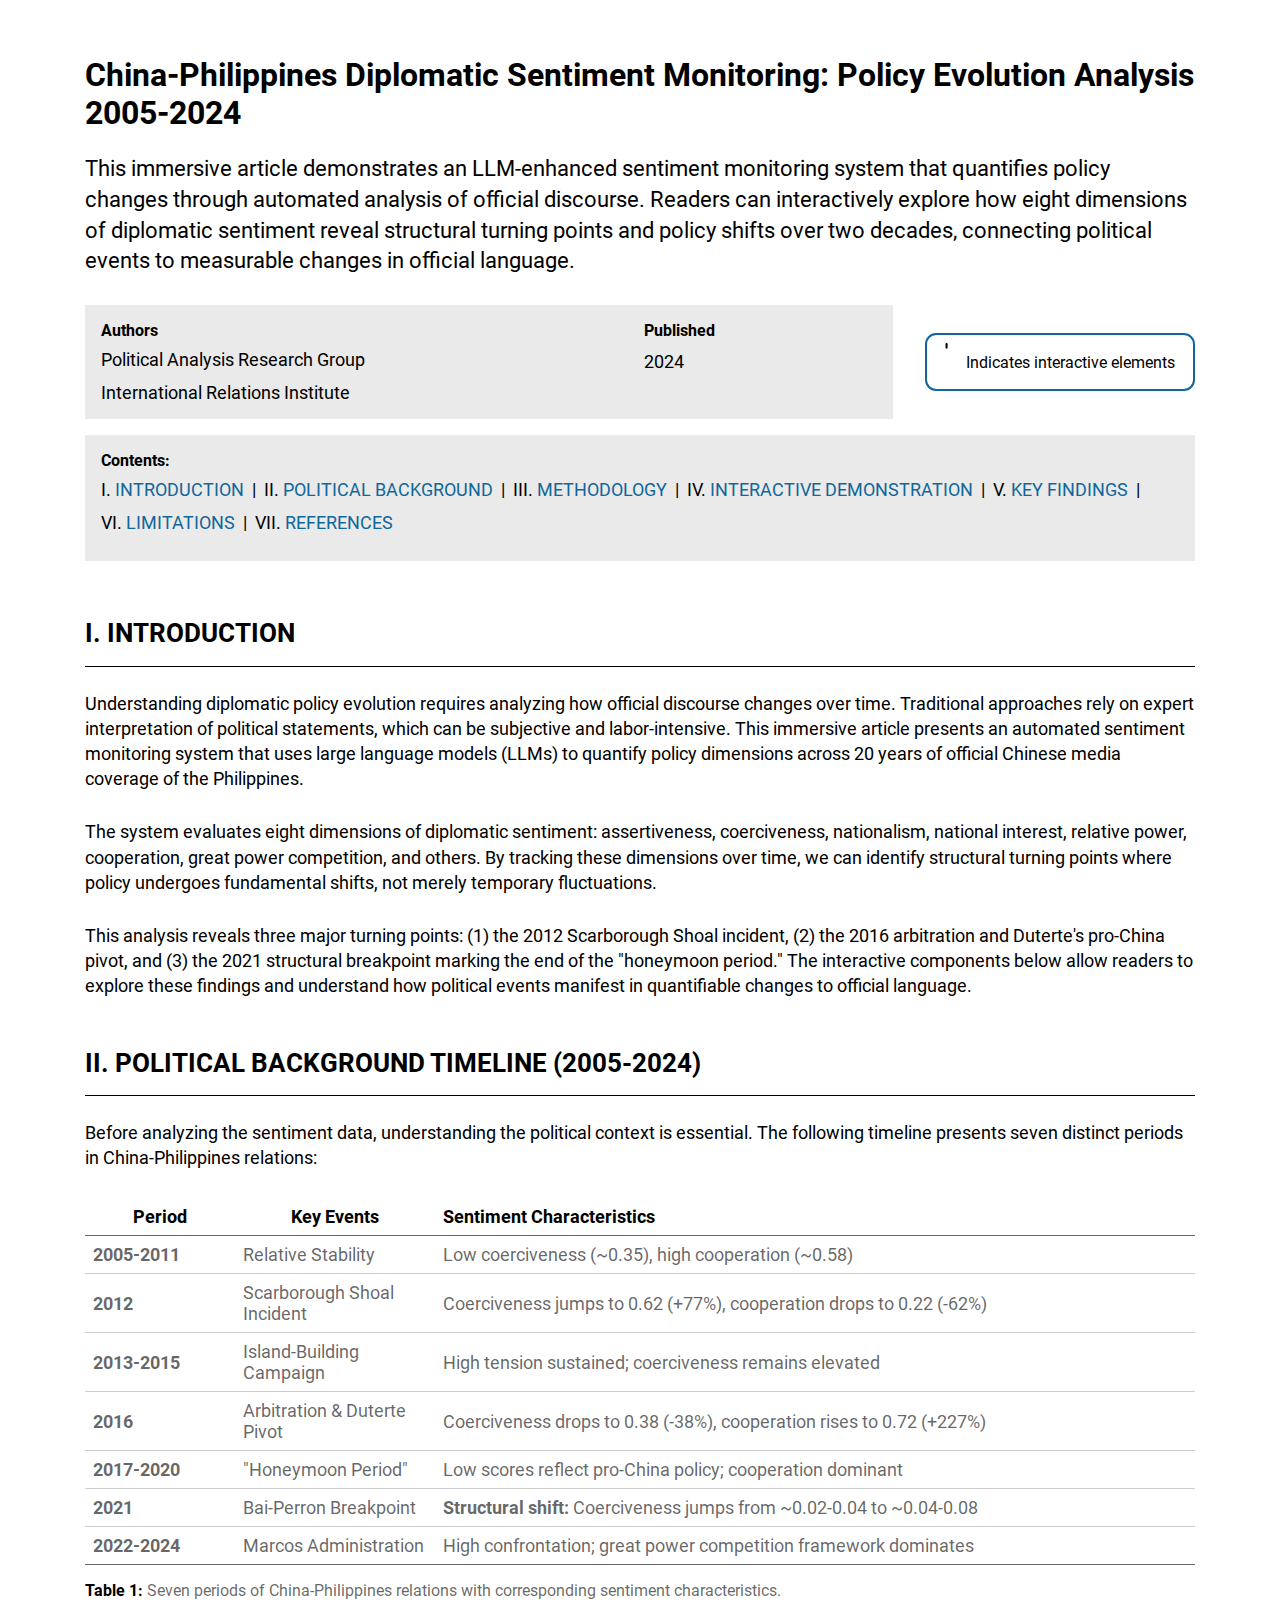
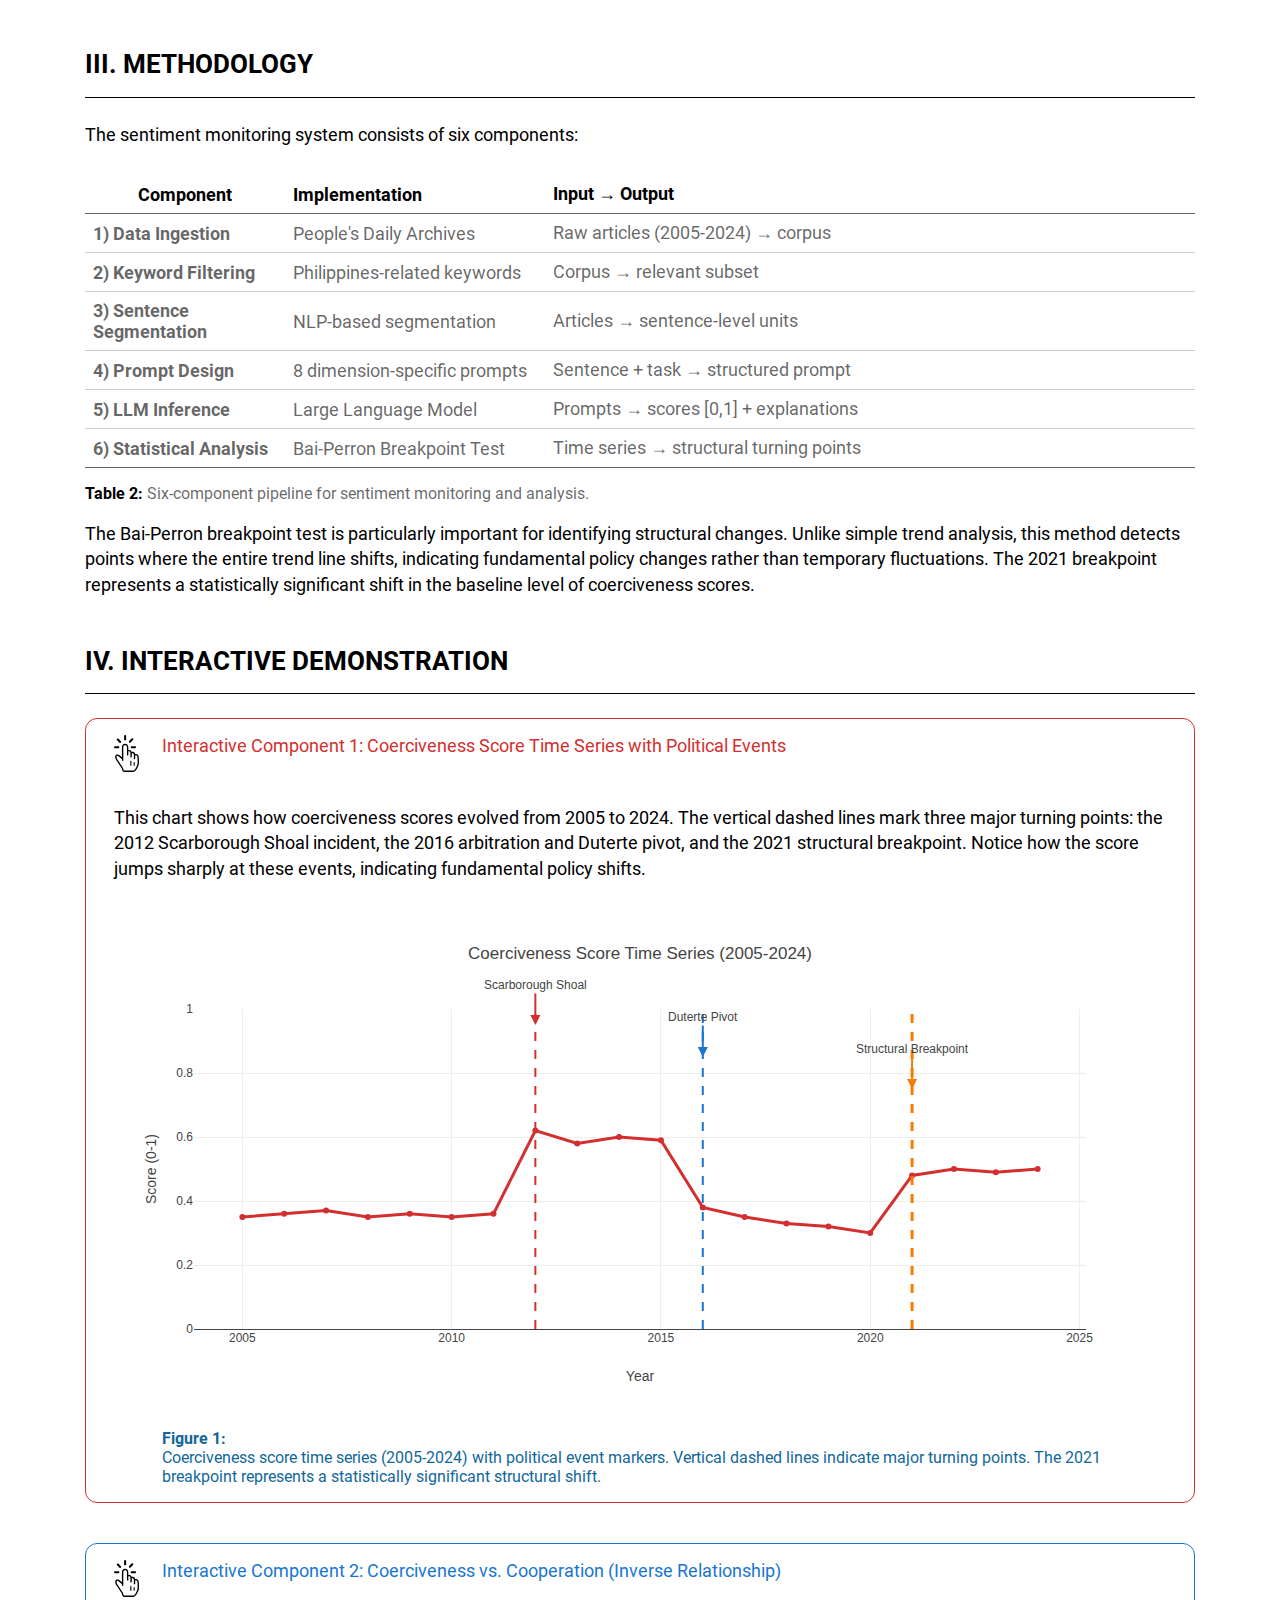
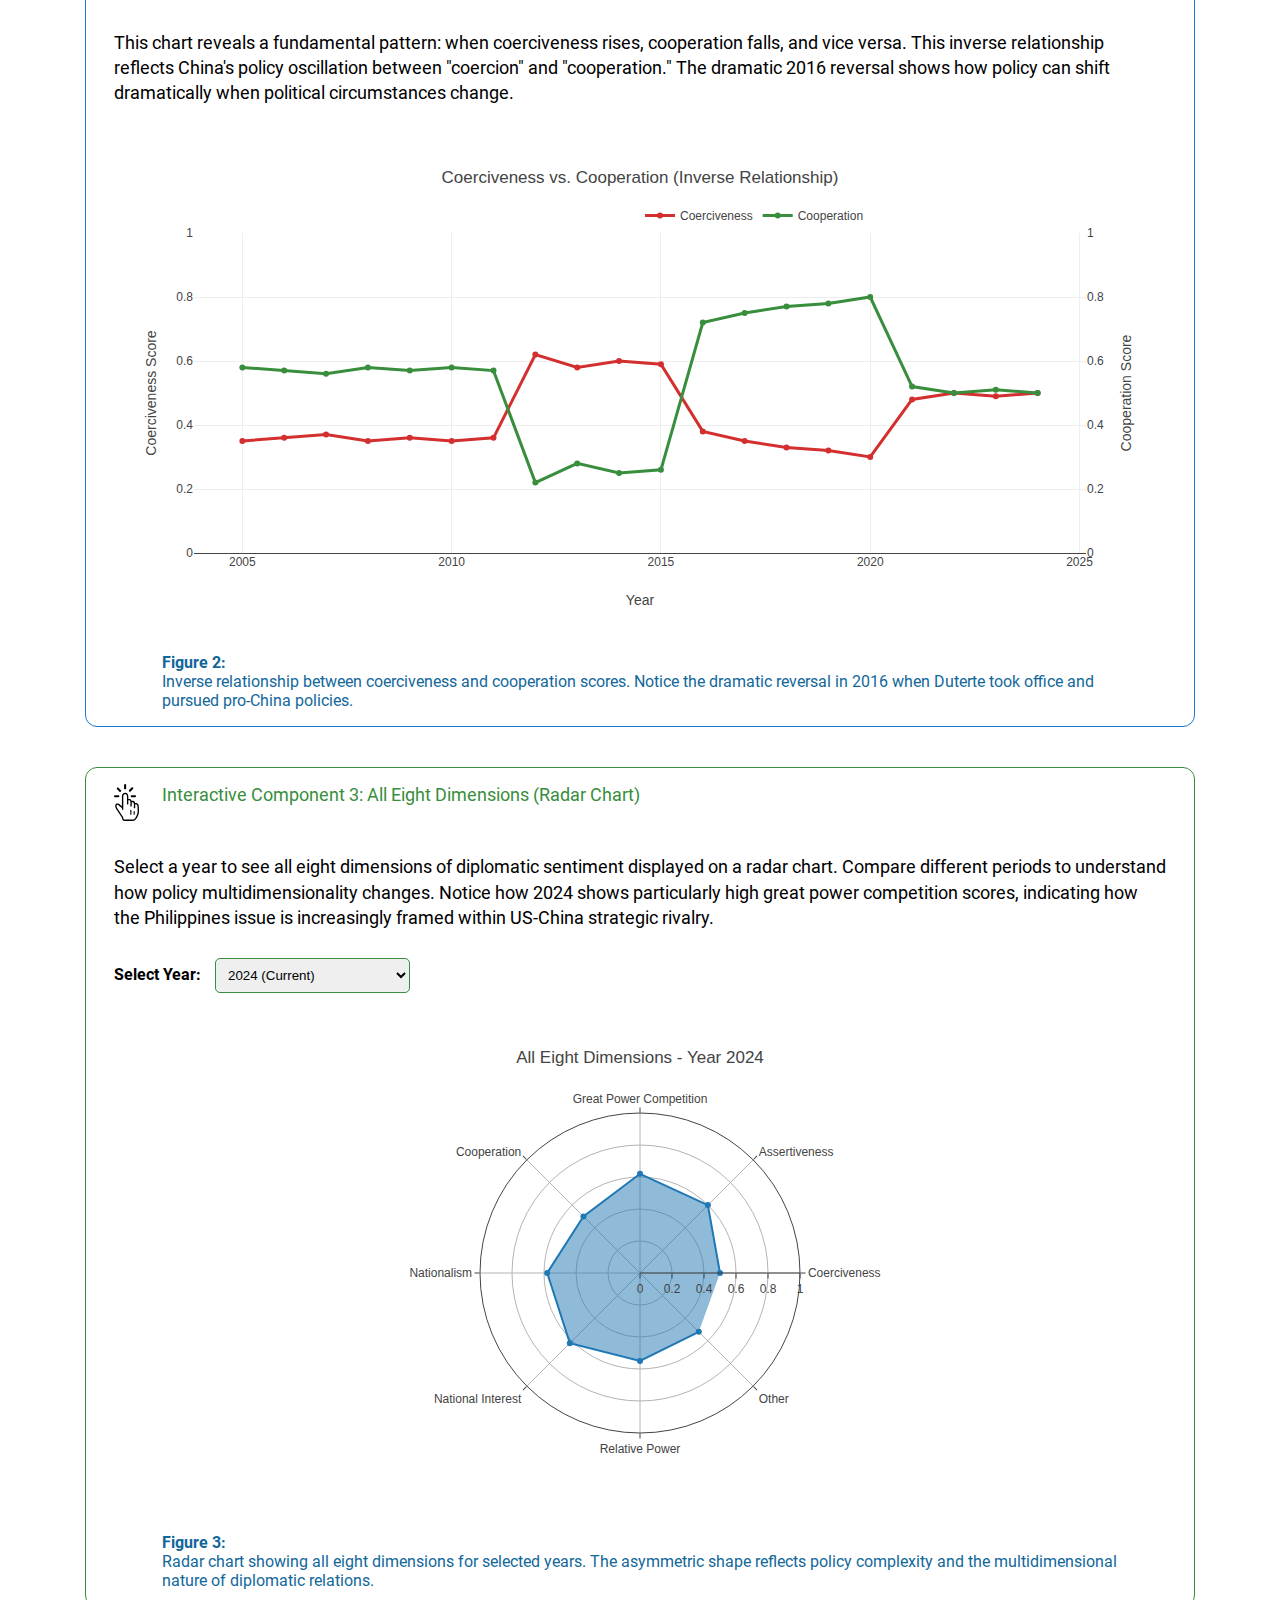
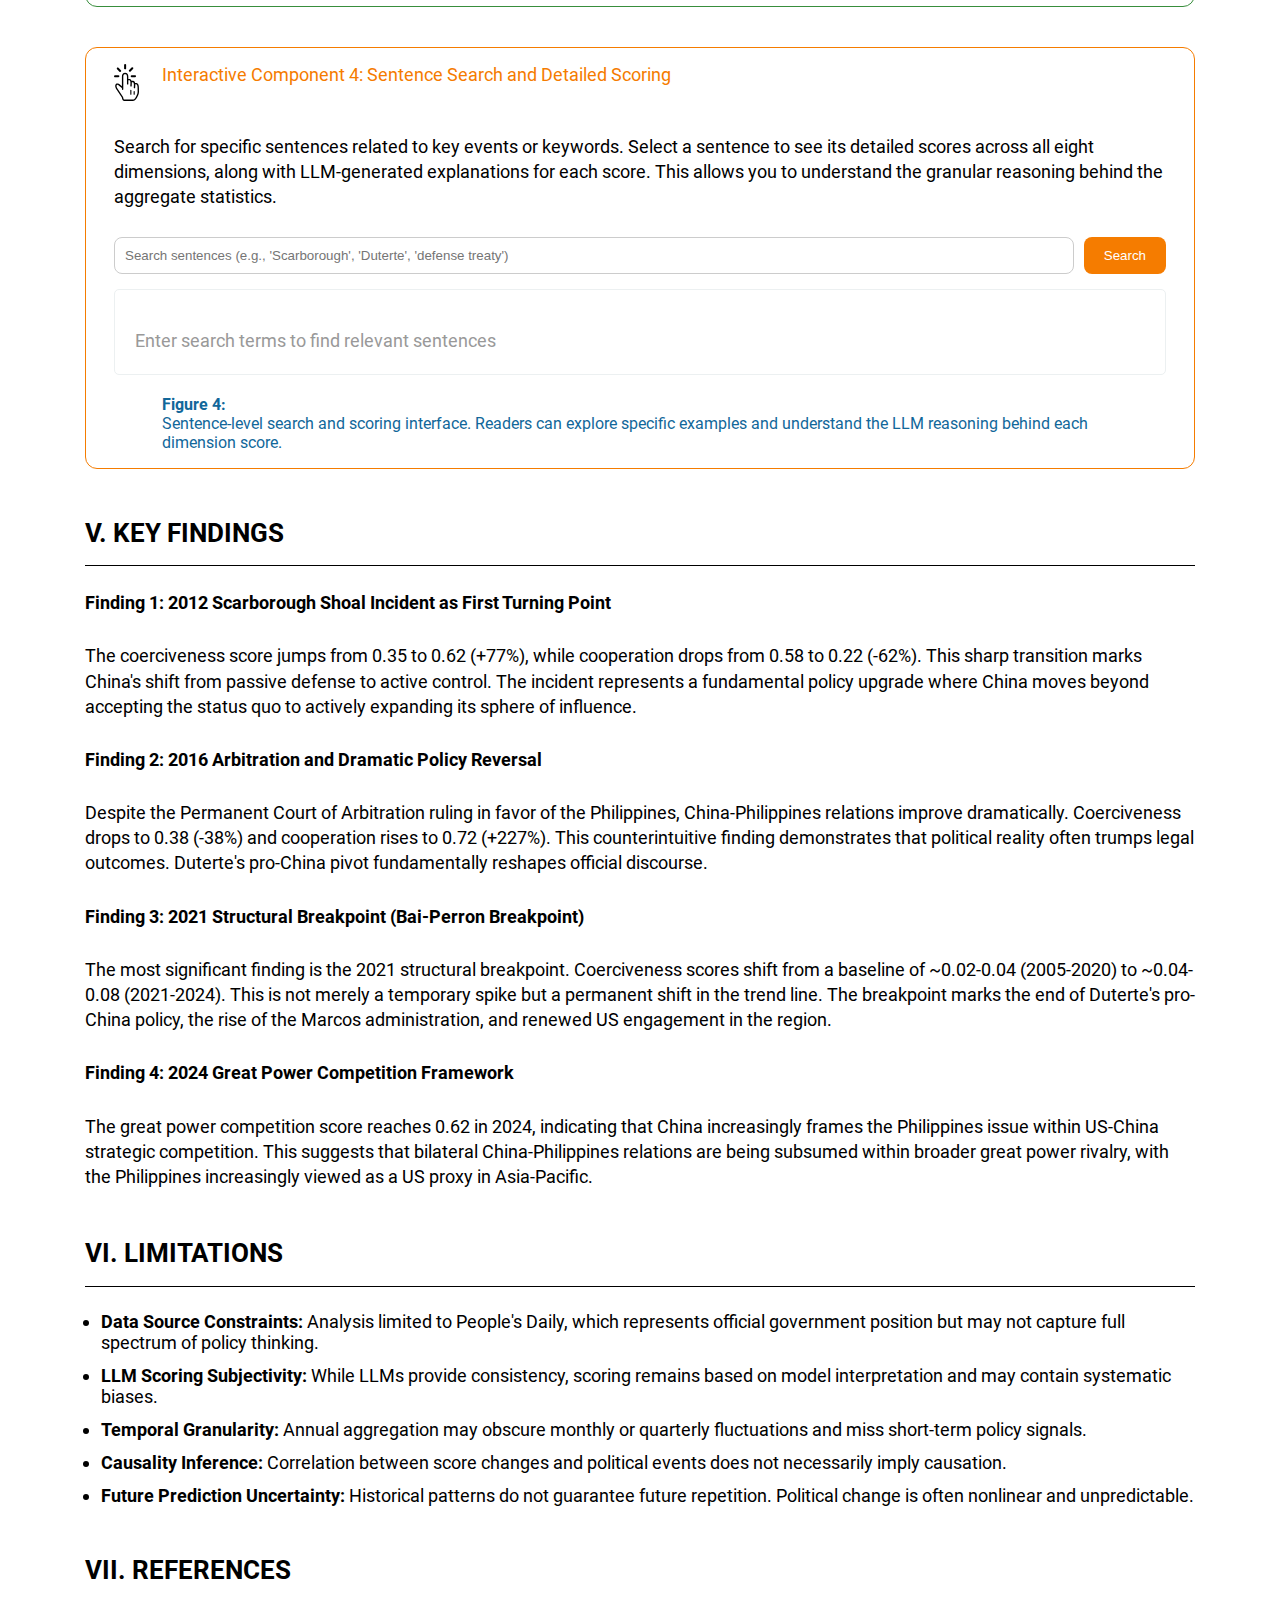
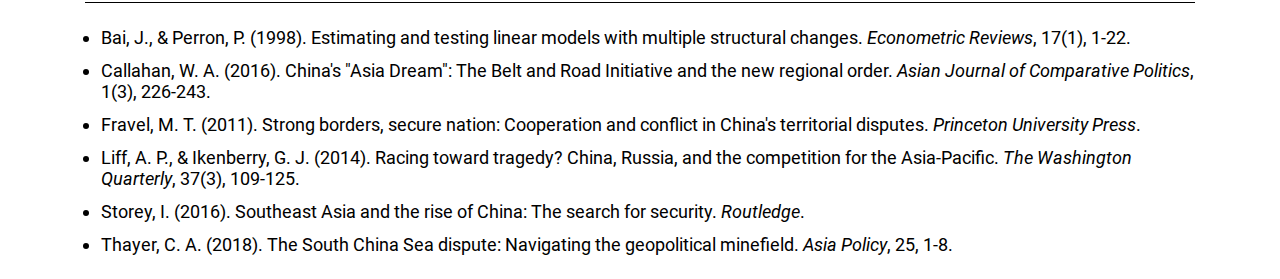
<file: index.html>
<!DOCTYPE html>
<html lang="en">

<head>
    <!-- Required meta tags for IEEE Xplore immersive article -->
    <meta name="viewport" content="width=device-width, initial-scale=1">
    <meta name="description" content="An interactive analysis of China-Philippines diplomatic sentiment using LLM-enhanced text analysis.">
    <meta charset="utf8">
    <title>China-Philippines Diplomatic Sentiment Monitoring: Policy Evolution 2005-2024</title>

    <!-- Stylesheet for IEEE Xplore immersive article -->
    <link rel="stylesheet" href="fonts/stylesheet.css">
    <link rel="stylesheet" href="css/style.css">
    
    <!-- Plotly for interactive charts -->
    <script src="https://cdn.plot.ly/plotly-latest.min.js"></script>

    <!-- MathJax javascript library -->
    <script type="text/javascript" async
        src="https://xploreqa.ieee.org/xploreAssets/MathJax-274/MathJax.js?config=default">
        </script>
</head>

<body>
    <article class="mt-lg">
        <header>
            <div class="container">
                <h1>China-Philippines Diplomatic Sentiment Monitoring: Policy Evolution Analysis 2005-2024</h1>

                <p class="subhead">
                    This immersive article demonstrates an LLM-enhanced sentiment monitoring system that quantifies policy changes through automated analysis of official discourse. Readers can interactively explore how eight dimensions of diplomatic sentiment reveal structural turning points and policy shifts over two decades, connecting political events to measurable changes in official language.
                </p>

                <div class="header-info">
                    <div class="header-left box">
                        <div class="header-authors">
                            <h2>Authors</h2>
                            <ul>
                                <li>Political Analysis Research Group</li>
                                <li>International Relations Institute</li>
                            </ul>
                        </div>
                        <div class="header-published">
                            <h2>Published</h2>
                            <p>2024</p>
                        </div>
                    </div>

                    <div class="header-legend">
                        <svg class="click-icon" data-name="Click" xmlns="http://www.w3.org/2000/svg"
                            viewBox="0 0 83.62 122.88">
                            <title>Click</title>
                            <path
                                d="M40.59,14.63a3.36,3.36,0,0,1-1,2.39l0,0a3.39,3.39,0,0,1-4.77,0,3.42,3.42,0,0,1-1-2.4V3.39A3.4,3.4,0,0,1,37.2,0a3.34,3.34,0,0,1,2.39,1,3.39,3.39,0,0,1,1,2.4V14.63Z" />
                        </svg>
                        <p>Indicates interactive elements</p>
                    </div>
                </div>

                <div class="contents box">
                    <h2>Contents:</h2>
                    <ul>
                        <li><a href="#introduction">Introduction</a><span
                                class="separator">&nbsp;&nbsp;|&nbsp;&nbsp;</span></li>
                        <li><a href="#background">Political Background</a><span
                                class="separator">&nbsp;&nbsp;|&nbsp;&nbsp;</span></li>
                        <li><a href="#methodology">Methodology</a><span
                                class="separator">&nbsp;&nbsp;|&nbsp;&nbsp;</span></li>
                        <li><a href="#interactive">Interactive Demonstration</a><span
                                class="separator">&nbsp;&nbsp;|&nbsp;&nbsp;</span></li>
                        <li><a href="#findings">Key Findings</a><span
                                class="separator">&nbsp;&nbsp;|&nbsp;&nbsp;</span></li>
                        <li><a href="#limitations">Limitations</a><span
                                class="separator">&nbsp;&nbsp;|&nbsp;&nbsp;</span></li>
                        <li><a href="#references">References</a></li>
                    </ul>
                </div>
            </div>
        </header>

        <div class="container mt-lg">

            <!-- I. Introduction -->
            <section id="introduction">
                <h2>I. Introduction</h2>
                <p>
                    Understanding diplomatic policy evolution requires analyzing how official discourse changes over time. Traditional approaches rely on expert interpretation of political statements, which can be subjective and labor-intensive. This immersive article presents an automated sentiment monitoring system that uses large language models (LLMs) to quantify policy dimensions across 20 years of official Chinese media coverage of the Philippines.
                </p>
                <p>
                    The system evaluates eight dimensions of diplomatic sentiment: assertiveness, coerciveness, nationalism, national interest, relative power, cooperation, great power competition, and others. By tracking these dimensions over time, we can identify structural turning points where policy undergoes fundamental shifts, not merely temporary fluctuations.
                </p>
                <p>
                    This analysis reveals three major turning points: (1) the 2012 Scarborough Shoal incident, (2) the 2016 arbitration and Duterte's pro-China pivot, and (3) the 2021 structural breakpoint marking the end of the "honeymoon period." The interactive components below allow readers to explore these findings and understand how political events manifest in quantifiable changes to official language.
                </p>
            </section>

            <!-- II. Political Background -->
            <section id="background">
                <h2>II. Political Background Timeline (2005-2024)</h2>
                
                <p>
                    Before analyzing the sentiment data, understanding the political context is essential. The following timeline presents seven distinct periods in China-Philippines relations:
                </p>

                <div class="formula-wrapper">
                    <table class="formula" style="margin: auto auto; width: 100%;">
                        <tbody>
                            <tr>
                                <th style="width: 150px">Period</th>
                                <th style="width: 200px">Key Events</th>
                                <th style="text-align: left">Sentiment Characteristics</th>
                            </tr>
            
                            <tr>
                                <td><b>2005-2011</b></td>
                                <td>Relative Stability</td>
                                <td>Low coerciveness (~0.35), high cooperation (~0.58)</td>
                            </tr>
            
                            <tr>
                                <td><b>2012</b></td>
                                <td>Scarborough Shoal Incident</td>
                                <td>Coerciveness jumps to 0.62 (+77%), cooperation drops to 0.22 (-62%)</td>
                            </tr>
            
                            <tr>
                                <td><b>2013-2015</b></td>
                                <td>Island-Building Campaign</td>
                                <td>High tension sustained; coerciveness remains elevated</td>
                            </tr>
            
                            <tr>
                                <td><b>2016</b></td>
                                <td>Arbitration & Duterte Pivot</td>
                                <td>Coerciveness drops to 0.38 (-38%), cooperation rises to 0.72 (+227%)</td>
                            </tr>
            
                            <tr>
                                <td><b>2017-2020</b></td>
                                <td>"Honeymoon Period"</td>
                                <td>Low scores reflect pro-China policy; cooperation dominant</td>
                            </tr>
            
                            <tr>
                                <td><b>2021</b></td>
                                <td>Bai-Perron Breakpoint</td>
                                <td><b>Structural shift:</b> Coerciveness jumps from ~0.02-0.04 to ~0.04-0.08</td>
                            </tr>
            
                            <tr>
                                <td><b>2022-2024</b></td>
                                <td>Marcos Administration</td>
                                <td>High confrontation; great power competition framework dominates</td>
                            </tr>
                        </tbody>
                    </table>
            
                    <div class="caption">
                        <b>Table 1:</b> Seven periods of China-Philippines relations with corresponding sentiment characteristics.
                    </div>
                </div>
            </section>

            <!-- III. Methodology -->
            <section id="methodology">
                <h2>III. Methodology</h2>
                
                <p>
                    The sentiment monitoring system consists of six components:
                </p>

                <div class="formula-wrapper">
                    <table class="formula" style="margin: auto auto; width: 100%;">
                        <tbody>
                            <tr>
                                <th style="width: 200px">Component</th>
                                <th style="width: 260px; text-align: left">Implementation</th>
                                <th style="text-align: left">Input → Output</th>
                            </tr>
            
                            <tr>
                                <td><b>1) Data Ingestion</b></td>
                                <td>People's Daily Archives</td>
                                <td>Raw articles (2005-2024) → corpus</td>
                            </tr>
            
                            <tr>
                                <td><b>2) Keyword Filtering</b></td>
                                <td>Philippines-related keywords</td>
                                <td>Corpus → relevant subset</td>
                            </tr>
            
                            <tr>
                                <td><b>3) Sentence Segmentation</b></td>
                                <td>NLP-based segmentation</td>
                                <td>Articles → sentence-level units</td>
                            </tr>
            
                            <tr>
                                <td><b>4) Prompt Design</b></td>
                                <td>8 dimension-specific prompts</td>
                                <td>Sentence + task → structured prompt</td>
                            </tr>
            
                            <tr>
                                <td><b>5) LLM Inference</b></td>
                                <td>Large Language Model</td>
                                <td>Prompts → scores [0,1] + explanations</td>
                            </tr>
            
                            <tr>
                                <td><b>6) Statistical Analysis</b></td>
                                <td>Bai-Perron Breakpoint Test</td>
                                <td>Time series → structural turning points</td>
                            </tr>
                        </tbody>
                    </table>
            
                    <div class="caption">
                        <b>Table 2:</b> Six-component pipeline for sentiment monitoring and analysis.
                    </div>
                </div>

                <p>
                    The Bai-Perron breakpoint test is particularly important for identifying structural changes. Unlike simple trend analysis, this method detects points where the entire trend line shifts, indicating fundamental policy changes rather than temporary fluctuations. The 2021 breakpoint represents a statistically significant shift in the baseline level of coerciveness scores.
                </p>
            </section>

            <!-- IV. Interactive Demonstration -->
            <section id="interactive">
                <h2>IV. Interactive Demonstration</h2>
            
                <!-- Component 1: Time Series with Event Markers -->
                <div id="timeseries-component" class="framed" style="margin-bottom: 40px; border: 1px solid #d32f2f;">
                    <div class="inside">
                        <div class="eyebrow" style="color: #d32f2f;">Interactive Component 1: Coerciveness Score Time Series with Political Events</div>
                        <p>This chart shows how coerciveness scores evolved from 2005 to 2024. The vertical dashed lines mark three major turning points: the 2012 Scarborough Shoal incident, the 2016 arbitration and Duterte pivot, and the 2021 structural breakpoint. Notice how the score jumps sharply at these events, indicating fundamental policy shifts.</p>
            
                        <div id="timeseriesChart" style="height: 500px; margin: 20px 0;"></div>
            
                        <div class="caption">
                            <b>Figure 1:</b> Coerciveness score time series (2005-2024) with political event markers. Vertical dashed lines indicate major turning points. The 2021 breakpoint represents a statistically significant structural shift.
                        </div>
                    </div>
                </div>

                <!-- Component 2: Inverse Relationship -->
                <div id="inverse-component" class="framed" style="margin-bottom: 40px; border: 1px solid #1976d2;">
                    <div class="inside">
                        <div class="eyebrow" style="color: #1976d2;">Interactive Component 2: Coerciveness vs. Cooperation (Inverse Relationship)</div>
                        <p>This chart reveals a fundamental pattern: when coerciveness rises, cooperation falls, and vice versa. This inverse relationship reflects China's policy oscillation between "coercion" and "cooperation." The dramatic 2016 reversal shows how policy can shift dramatically when political circumstances change.</p>
            
                        <div id="inverseChart" style="height: 500px; margin: 20px 0;"></div>
            
                        <div class="caption">
                            <b>Figure 2:</b> Inverse relationship between coerciveness and cooperation scores. Notice the dramatic reversal in 2016 when Duterte took office and pursued pro-China policies.
                        </div>
                    </div>
                </div>

                <!-- Component 3: Year Selector with Radar Chart -->
                <div id="radar-component" class="framed" style="margin-bottom: 40px; border: 1px solid #388e3c;">
                    <div class="inside">
                        <div class="eyebrow" style="color: #388e3c;">Interactive Component 3: All Eight Dimensions (Radar Chart)</div>
                        <p>Select a year to see all eight dimensions of diplomatic sentiment displayed on a radar chart. Compare different periods to understand how policy multidimensionality changes. Notice how 2024 shows particularly high great power competition scores, indicating how the Philippines issue is increasingly framed within US-China strategic rivalry.</p>
            
                        <div style="margin-bottom: 20px;">
                            <label><b>Select Year:</b></label>
                            <select id="yearSelector" style="padding: 8px; margin-left: 10px; border-radius: 5px; border: 1px solid #388e3c;">
                                <option value="2008">2008</option>
                                <option value="2012">2012 (Scarborough Shoal)</option>
                                <option value="2016">2016 (Duterte Pivot)</option>
                                <option value="2020">2020 (End of Honeymoon)</option>
                                <option value="2024" selected>2024 (Current)</option>
                            </select>
                        </div>
            
                        <div id="radarChart" style="height: 500px; margin: 20px 0;"></div>
            
                        <div class="caption">
                            <b>Figure 3:</b> Radar chart showing all eight dimensions for selected years. The asymmetric shape reflects policy complexity and the multidimensional nature of diplomatic relations.
                        </div>
                    </div>
                </div>

                <!-- Component 4: Sentence Search and Scoring -->
                <div id="search-component" class="framed" style="border: 1px solid #f57c00;">
                    <div class="inside">
                        <div class="eyebrow" style="color: #f57c00;">Interactive Component 4: Sentence Search and Detailed Scoring</div>
                        <p>Search for specific sentences related to key events or keywords. Select a sentence to see its detailed scores across all eight dimensions, along with LLM-generated explanations for each score. This allows you to understand the granular reasoning behind the aggregate statistics.</p>
            
                        <div style="display:flex; flex-wrap:wrap; gap:10px; margin-bottom: 15px;">
                            <input id="searchInput" type="text" placeholder="Search sentences (e.g., 'Scarborough', 'Duterte', 'defense treaty')"
                                style="flex:1; min-width: 250px; padding: 10px; border-radius: 8px; border: 1px solid #ccc;">
                            <button id="searchBtn"
                                style="padding: 10px 20px; background: #f57c00; color: white; border: none; border-radius: 8px; cursor: pointer;">Search</button>
                        </div>
            
                        <div id="searchResults" style="max-height: 400px; overflow-y: auto; border: 1px solid #ecf0f1; border-radius: 5px; margin-bottom: 20px;">
                            <p style="padding: 20px; color: #999;">Enter search terms to find relevant sentences</p>
                        </div>

                        <div id="sentenceDetail" style="background: #f9f9f9; padding: 20px; border-radius: 8px; display: none;">
                            <h4 style="margin-bottom: 15px;">Sentence Details</h4>
                            <div style="margin-bottom: 15px;">
                                <b>Sentence:</b>
                                <p id="detailSentence" style="margin-top: 5px; line-height: 1.6; color: #333;"></p>
                            </div>
                            <div style="margin-bottom: 15px;">
                                <b>Dimension Scores:</b>
                                <div id="detailScores" style="margin-top: 10px;"></div>
                            </div>
                        </div>
            
                        <div class="caption">
                            <b>Figure 4:</b> Sentence-level search and scoring interface. Readers can explore specific examples and understand the LLM reasoning behind each dimension score.
                        </div>
                    </div>
                </div>
            </section>

            <!-- V. Key Findings -->
            <section id="findings">
                <h2>V. Key Findings</h2>

                <p><b>Finding 1: 2012 Scarborough Shoal Incident as First Turning Point</b></p>
                <p>
                    The coerciveness score jumps from 0.35 to 0.62 (+77%), while cooperation drops from 0.58 to 0.22 (-62%). This sharp transition marks China's shift from passive defense to active control. The incident represents a fundamental policy upgrade where China moves beyond accepting the status quo to actively expanding its sphere of influence.
                </p>

                <p><b>Finding 2: 2016 Arbitration and Dramatic Policy Reversal</b></p>
                <p>
                    Despite the Permanent Court of Arbitration ruling in favor of the Philippines, China-Philippines relations improve dramatically. Coerciveness drops to 0.38 (-38%) and cooperation rises to 0.72 (+227%). This counterintuitive finding demonstrates that political reality often trumps legal outcomes. Duterte's pro-China pivot fundamentally reshapes official discourse.
                </p>

                <p><b>Finding 3: 2021 Structural Breakpoint (Bai-Perron Breakpoint)</b></p>
                <p>
                    The most significant finding is the 2021 structural breakpoint. Coerciveness scores shift from a baseline of ~0.02-0.04 (2005-2020) to ~0.04-0.08 (2021-2024). This is not merely a temporary spike but a permanent shift in the trend line. The breakpoint marks the end of Duterte's pro-China policy, the rise of the Marcos administration, and renewed US engagement in the region.
                </p>

                <p><b>Finding 4: 2024 Great Power Competition Framework</b></p>
                <p>
                    The great power competition score reaches 0.62 in 2024, indicating that China increasingly frames the Philippines issue within US-China strategic competition. This suggests that bilateral China-Philippines relations are being subsumed within broader great power rivalry, with the Philippines increasingly viewed as a US proxy in Asia-Pacific.
                </p>
            </section>

            <!-- VI. Limitations -->
            <section id="limitations">
                <h2>VI. Limitations</h2>

                <ul>
                    <li><b>Data Source Constraints:</b> Analysis limited to People's Daily, which represents official government position but may not capture full spectrum of policy thinking.</li>
                    <li><b>LLM Scoring Subjectivity:</b> While LLMs provide consistency, scoring remains based on model interpretation and may contain systematic biases.</li>
                    <li><b>Temporal Granularity:</b> Annual aggregation may obscure monthly or quarterly fluctuations and miss short-term policy signals.</li>
                    <li><b>Causality Inference:</b> Correlation between score changes and political events does not necessarily imply causation.</li>
                    <li><b>Future Prediction Uncertainty:</b> Historical patterns do not guarantee future repetition. Political change is often nonlinear and unpredictable.</li>
                </ul>
            </section>

            <!-- VII. References -->
            <section id="references">
                <h2>VII. References</h2>

                <ul>
                    <li>Bai, J., & Perron, P. (1998). Estimating and testing linear models with multiple structural changes. <i>Econometric Reviews</i>, 17(1), 1-22.</li>
                    <li>Callahan, W. A. (2016). China's "Asia Dream": The Belt and Road Initiative and the new regional order. <i>Asian Journal of Comparative Politics</i>, 1(3), 226-243.</li>
                    <li>Fravel, M. T. (2011). Strong borders, secure nation: Cooperation and conflict in China's territorial disputes. <i>Princeton University Press</i>.</li>
                    <li>Liff, A. P., & Ikenberry, G. J. (2014). Racing toward tragedy? China, Russia, and the competition for the Asia-Pacific. <i>The Washington Quarterly</i>, 37(3), 109-125.</li>
                    <li>Storey, I. (2016). Southeast Asia and the rise of China: The search for security. <i>Routledge</i>.</li>
                    <li>Thayer, C. A. (2018). The South China Sea dispute: Navigating the geopolitical minefield. <i>Asia Policy</i>, 25, 1-8.</li>
                </ul>
            </section>

        </div>
    </article>

    <script>
        // ===== DATA DEFINITION =====
        const years = [2005, 2006, 2007, 2008, 2009, 2010, 2011, 2012, 2013, 2014, 2015, 2016, 2017, 2018, 2019, 2020, 2021, 2022, 2023, 2024];
        const coercive = [0.35, 0.36, 0.37, 0.35, 0.36, 0.35, 0.36, 0.62, 0.58, 0.60, 0.59, 0.38, 0.35, 0.33, 0.32, 0.30, 0.48, 0.50, 0.49, 0.50];
        const cooperation = [0.58, 0.57, 0.56, 0.58, 0.57, 0.58, 0.57, 0.22, 0.28, 0.25, 0.26, 0.72, 0.75, 0.77, 0.78, 0.80, 0.52, 0.50, 0.51, 0.50];
        
        const dimensionData = {
            2008: {coerciveness: 0.35, assertiveness: 0.42, competition: 0.25, cooperation: 0.58, nationalism: 0.45, interest: 0.52, power: 0.48, other: 0.40},
            2012: {coerciveness: 0.62, assertiveness: 0.68, competition: 0.35, cooperation: 0.22, nationalism: 0.65, interest: 0.70, power: 0.60, other: 0.55},
            2016: {coerciveness: 0.38, assertiveness: 0.52, competition: 0.35, cooperation: 0.72, nationalism: 0.48, interest: 0.55, power: 0.50, other: 0.45},
            2020: {coerciveness: 0.30, assertiveness: 0.44, competition: 0.26, cooperation: 0.80, nationalism: 0.42, interest: 0.48, power: 0.45, other: 0.38},
            2024: {coerciveness: 0.50, assertiveness: 0.60, competition: 0.62, cooperation: 0.50, nationalism: 0.58, interest: 0.62, power: 0.55, other: 0.52}
        };

        const sampleSentences = [
            {year: 2012, text: "China Coast Guard took necessary measures to respond to Philippine vessels' unauthorized intrusion into Scarborough Shoal waters.", dimensions: {coerciveness: 0.7, assertiveness: 0.6, competition: 0.3, cooperation: 0.1, nationalism: 0.7, interest: 0.8, power: 0.7, other: 0.5}},
            {year: 2016, text: "China welcomes the new Philippine administration's pragmatic approach to bilateral relations and economic cooperation.", dimensions: {coerciveness: 0.1, assertiveness: 0.2, competition: 0.1, cooperation: 0.9, nationalism: 0.2, interest: 0.4, power: 0.3, other: 0.2}},
            {year: 2021, text: "The US-Philippines alliance undermines regional peace and stability in the South China Sea.", dimensions: {coerciveness: 0.6, assertiveness: 0.7, competition: 0.8, cooperation: 0.1, nationalism: 0.6, interest: 0.7, power: 0.6, other: 0.5}},
            {year: 2024, text: "China firmly opposes external interference in regional affairs and will continue to safeguard its sovereignty.", dimensions: {coerciveness: 0.65, assertiveness: 0.75, competition: 0.7, cooperation: 0.15, nationalism: 0.8, interest: 0.8, power: 0.7, other: 0.6}}
        ];

        // ===== COMPONENT 1: TIME SERIES CHART =====
        function drawTimeSeriesChart() {
            const trace = {
                x: years,
                y: coercive,
                type: 'scatter',
                mode: 'lines+markers',
                name: 'Coerciveness Score',
                line: {color: '#d32f2f', width: 3},
                marker: {size: 6}
            };
            
            const layout = {
                title: 'Coerciveness Score Time Series (2005-2024)',
                xaxis: {title: 'Year'},
                yaxis: {title: 'Score (0-1)', range: [0, 1]},
                hovermode: 'x unified',
                height: 500,
                shapes: [
                    {type: 'line', x0: 2012, y0: 0, x1: 2012, y1: 1, line: {color: '#d32f2f', width: 2, dash: 'dash'}},
                    {type: 'line', x0: 2016, y0: 0, x1: 2016, y1: 1, line: {color: '#1976d2', width: 2, dash: 'dash'}},
                    {type: 'line', x0: 2021, y0: 0, x1: 2021, y1: 1, line: {color: '#f57c00', width: 3, dash: 'dash'}}
                ],
                annotations: [
                    {x: 2012, y: 0.95, text: 'Scarborough Shoal', showarrow: true, arrowhead: 2, arrowsize: 1, arrowwidth: 2, arrowcolor: '#d32f2f', ax: 0, ay: -40},
                    {x: 2016, y: 0.85, text: 'Duterte Pivot', showarrow: true, arrowhead: 2, arrowsize: 1, arrowwidth: 2, arrowcolor: '#1976d2', ax: 0, ay: -40},
                    {x: 2021, y: 0.75, text: 'Structural Breakpoint', showarrow: true, arrowhead: 2, arrowsize: 1, arrowwidth: 2, arrowcolor: '#f57c00', ax: 0, ay: -40}
                ]
            };
            
            Plotly.newPlot('timeseriesChart', [trace], layout, {responsive: true});
        }

        // ===== COMPONENT 2: INVERSE RELATIONSHIP CHART =====
        function drawInverseChart() {
            const trace1 = {
                x: years,
                y: coercive,
                type: 'scatter',
                mode: 'lines+markers',
                name: 'Coerciveness',
                line: {color: '#d32f2f', width: 3},
                marker: {size: 6}
            };
            
            const trace2 = {
                x: years,
                y: cooperation,
                type: 'scatter',
                mode: 'lines+markers',
                name: 'Cooperation',
                line: {color: '#388e3c', width: 3},
                marker: {size: 6},
                yaxis: 'y2'
            };
            
            const layout = {
                title: 'Coerciveness vs. Cooperation (Inverse Relationship)',
                xaxis: {title: 'Year'},
                yaxis: {title: 'Coerciveness Score', range: [0, 1]},
                yaxis2: {title: 'Cooperation Score', range: [0, 1], overlaying: 'y', side: 'right'},
                hovermode: 'x unified',
                height: 500,
                legend: {x: 0.5, y: 1.1, orientation: 'h'}
            };
            
            Plotly.newPlot('inverseChart', [trace1, trace2], layout, {responsive: true});
        }

        // ===== COMPONENT 3: RADAR CHART =====
        function drawRadarChart(year) {
            const data = dimensionData[year];
            const trace = {
                type: 'scatterpolar',
                r: [data.coerciveness, data.assertiveness, data.competition, data.cooperation, data.nationalism, data.interest, data.power, data.other],
                theta: ['Coerciveness', 'Assertiveness', 'Great Power Competition', 'Cooperation', 'Nationalism', 'National Interest', 'Relative Power', 'Other'],
                fill: 'toself',
                name: year.toString()
            };
            
            const layout = {
                title: `All Eight Dimensions - Year ${year}`,
                polar: {
                    radialaxis: {
                        visible: true,
                        range: [0, 1]
                    }
                },
                height: 500
            };
            
            Plotly.newPlot('radarChart', [trace], layout, {responsive: true});
        }

        // ===== COMPONENT 4: SENTENCE SEARCH =====
        function performSearch() {
            const query = document.getElementById('searchInput').value.toLowerCase();
            const resultsDiv = document.getElementById('searchResults');
            
            if (!query) {
                resultsDiv.innerHTML = '<p style="padding: 20px; color: #999;">Enter search terms to find relevant sentences</p>';
                return;
            }

            const matches = sampleSentences.filter(s => s.text.toLowerCase().includes(query));
            
            if (matches.length === 0) {
                resultsDiv.innerHTML = '<p style="padding: 20px; color: #999;">No sentences found matching your search.</p>';
                return;
            }

            resultsDiv.innerHTML = matches.map((s, idx) => `
                <div style="padding: 15px; border-bottom: 1px solid #ecf0f1; cursor: pointer;" onclick="showSentenceDetail(${idx})">
                    <div style="color: #7f8c8d; font-size: 0.9em; margin-bottom: 5px;">Year: ${s.year}</div>
                    <div style="color: #2c3e50;">${s.text}</div>
                </div>
            `).join('');
        }

        function showSentenceDetail(idx) {
            const sentence = sampleSentences[idx];
            const detailDiv = document.getElementById('sentenceDetail');
            document.getElementById('detailSentence').textContent = sentence.text;
            
            const scoresHtml = Object.entries(sentence.dimensions).map(([dim, score]) => `
                <div style="display:flex; align-items:center; gap:15px; margin-bottom: 10px;">
                    <div style="width:150px; font-size: 0.9em;"><b>${dim}</b></div>
                    <div style="flex:1; height:10px; background:#e0e0e0; border-radius:8px; overflow:hidden;">
                        <div style="height:100%; width:${score*100}%; background:#1976d2;"></div>
                    </div>
                    <div style="width:40px; text-align:right; font-weight: bold;">${score.toFixed(2)}</div>
                </div>
            `).join('');
            
            document.getElementById('detailScores').innerHTML = scoresHtml;
            detailDiv.style.display = 'block';
        }

        // ===== INITIALIZATION =====
        document.getElementById('yearSelector').addEventListener('change', (e) => {
            drawRadarChart(parseInt(e.target.value));
        });

        document.getElementById('searchBtn').addEventListener('click', performSearch);
        document.getElementById('searchInput').addEventListener('keypress', (e) => {
            if (e.key === 'Enter') performSearch();
        });

        // Draw all charts on load
        drawTimeSeriesChart();
        drawInverseChart();
        drawRadarChart(2024);
    </script>
</body>

</html>
</file>
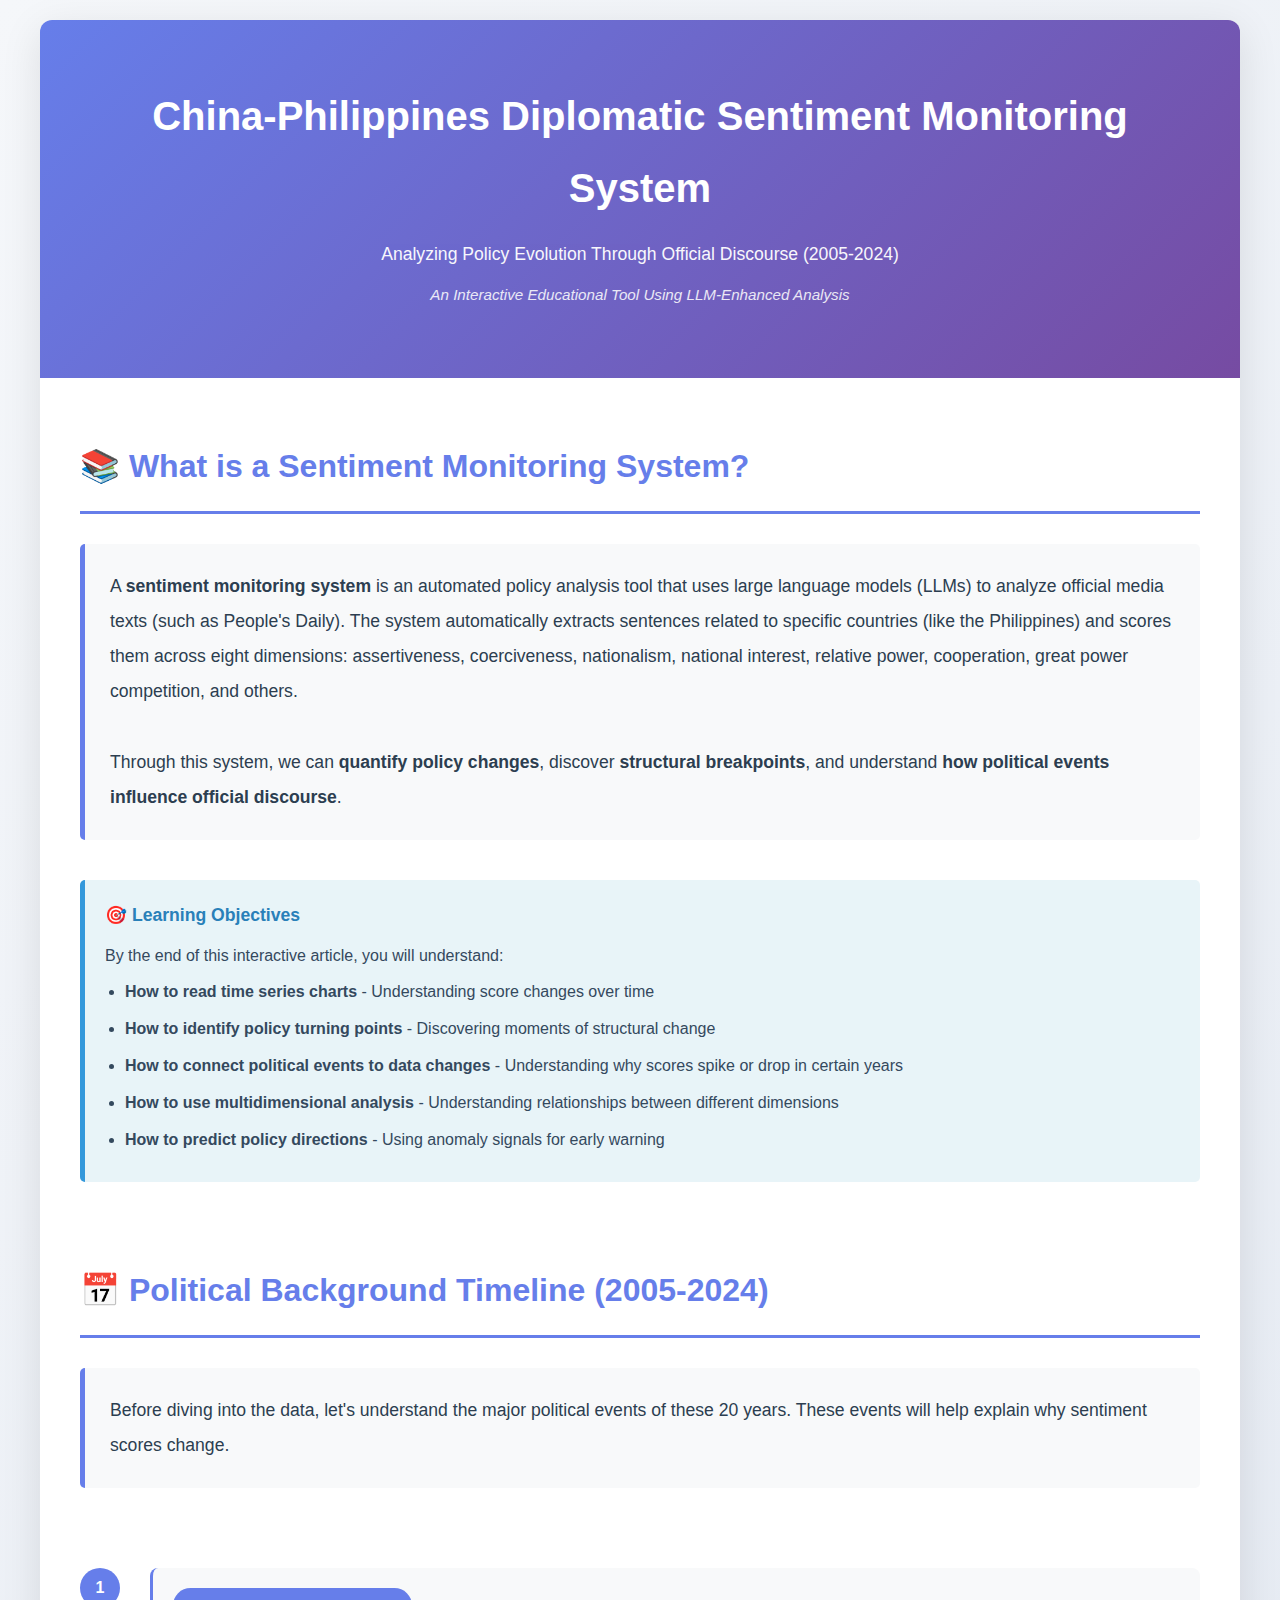
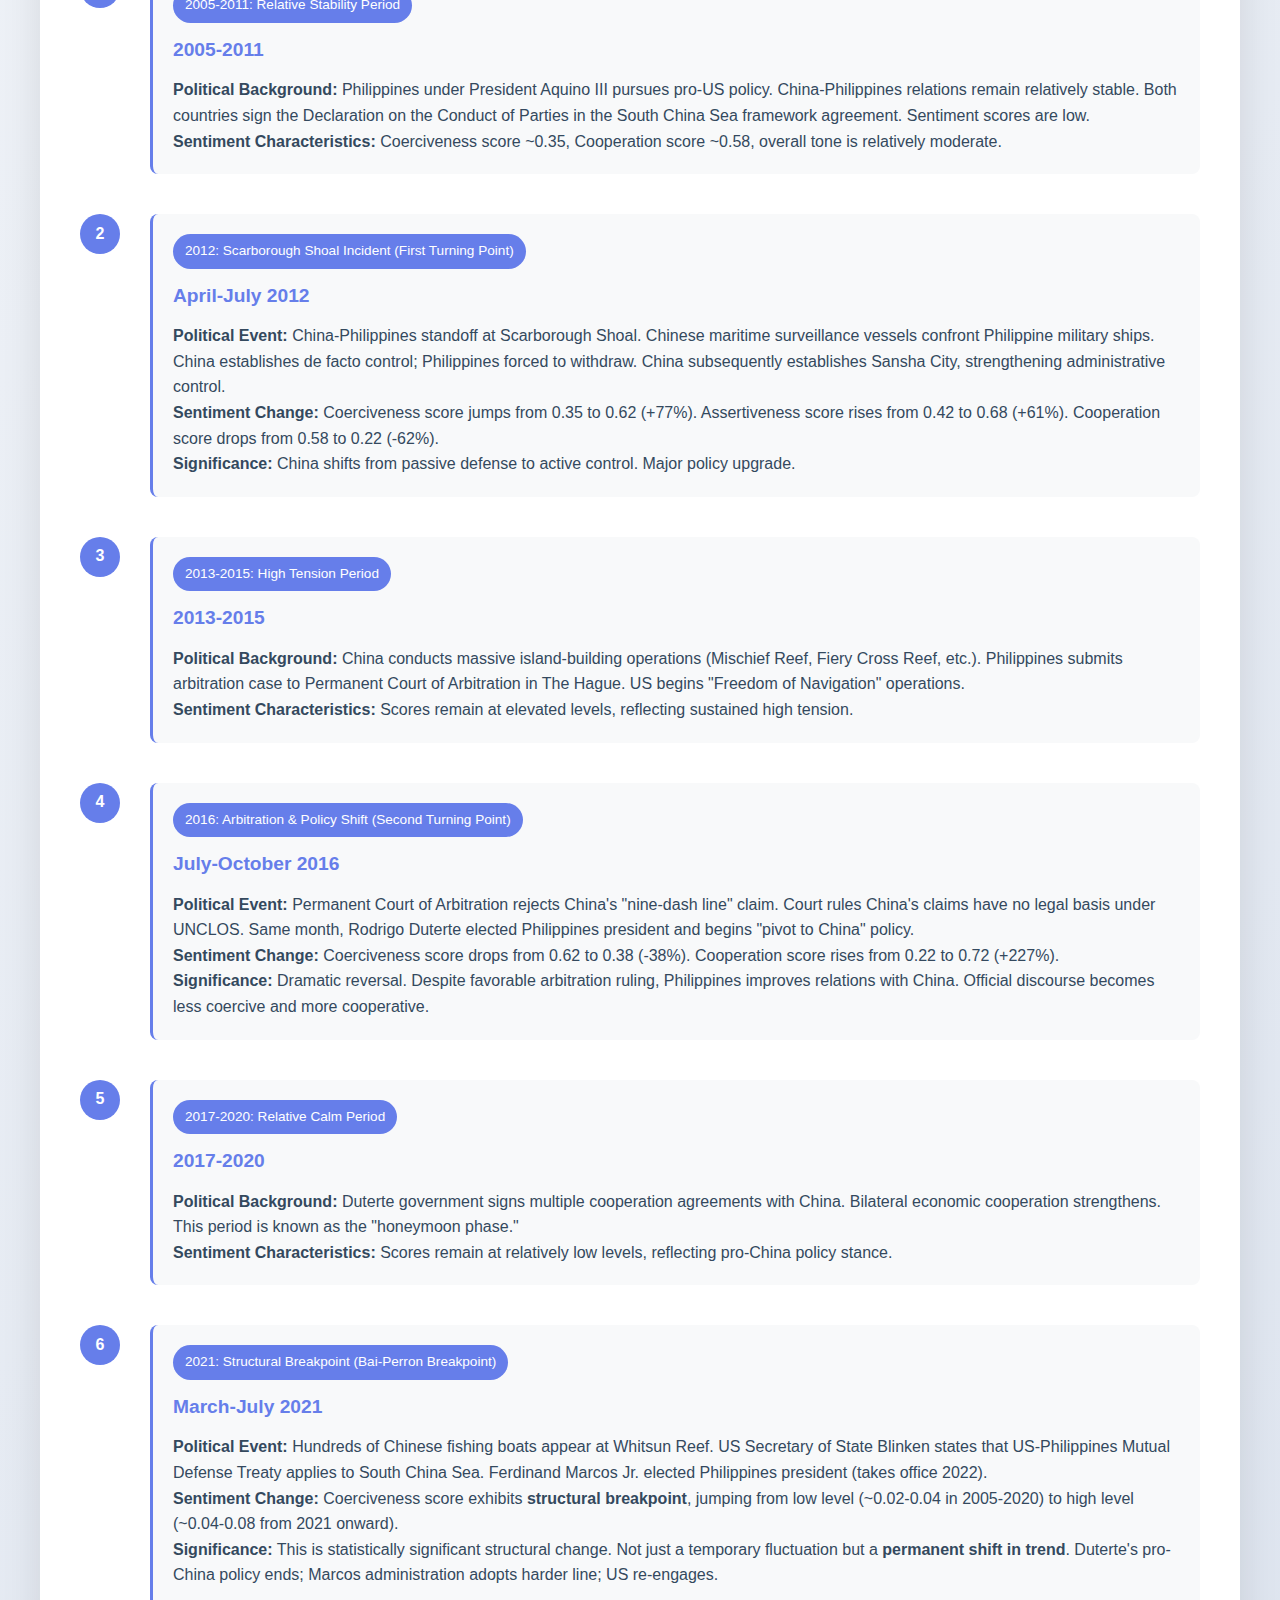
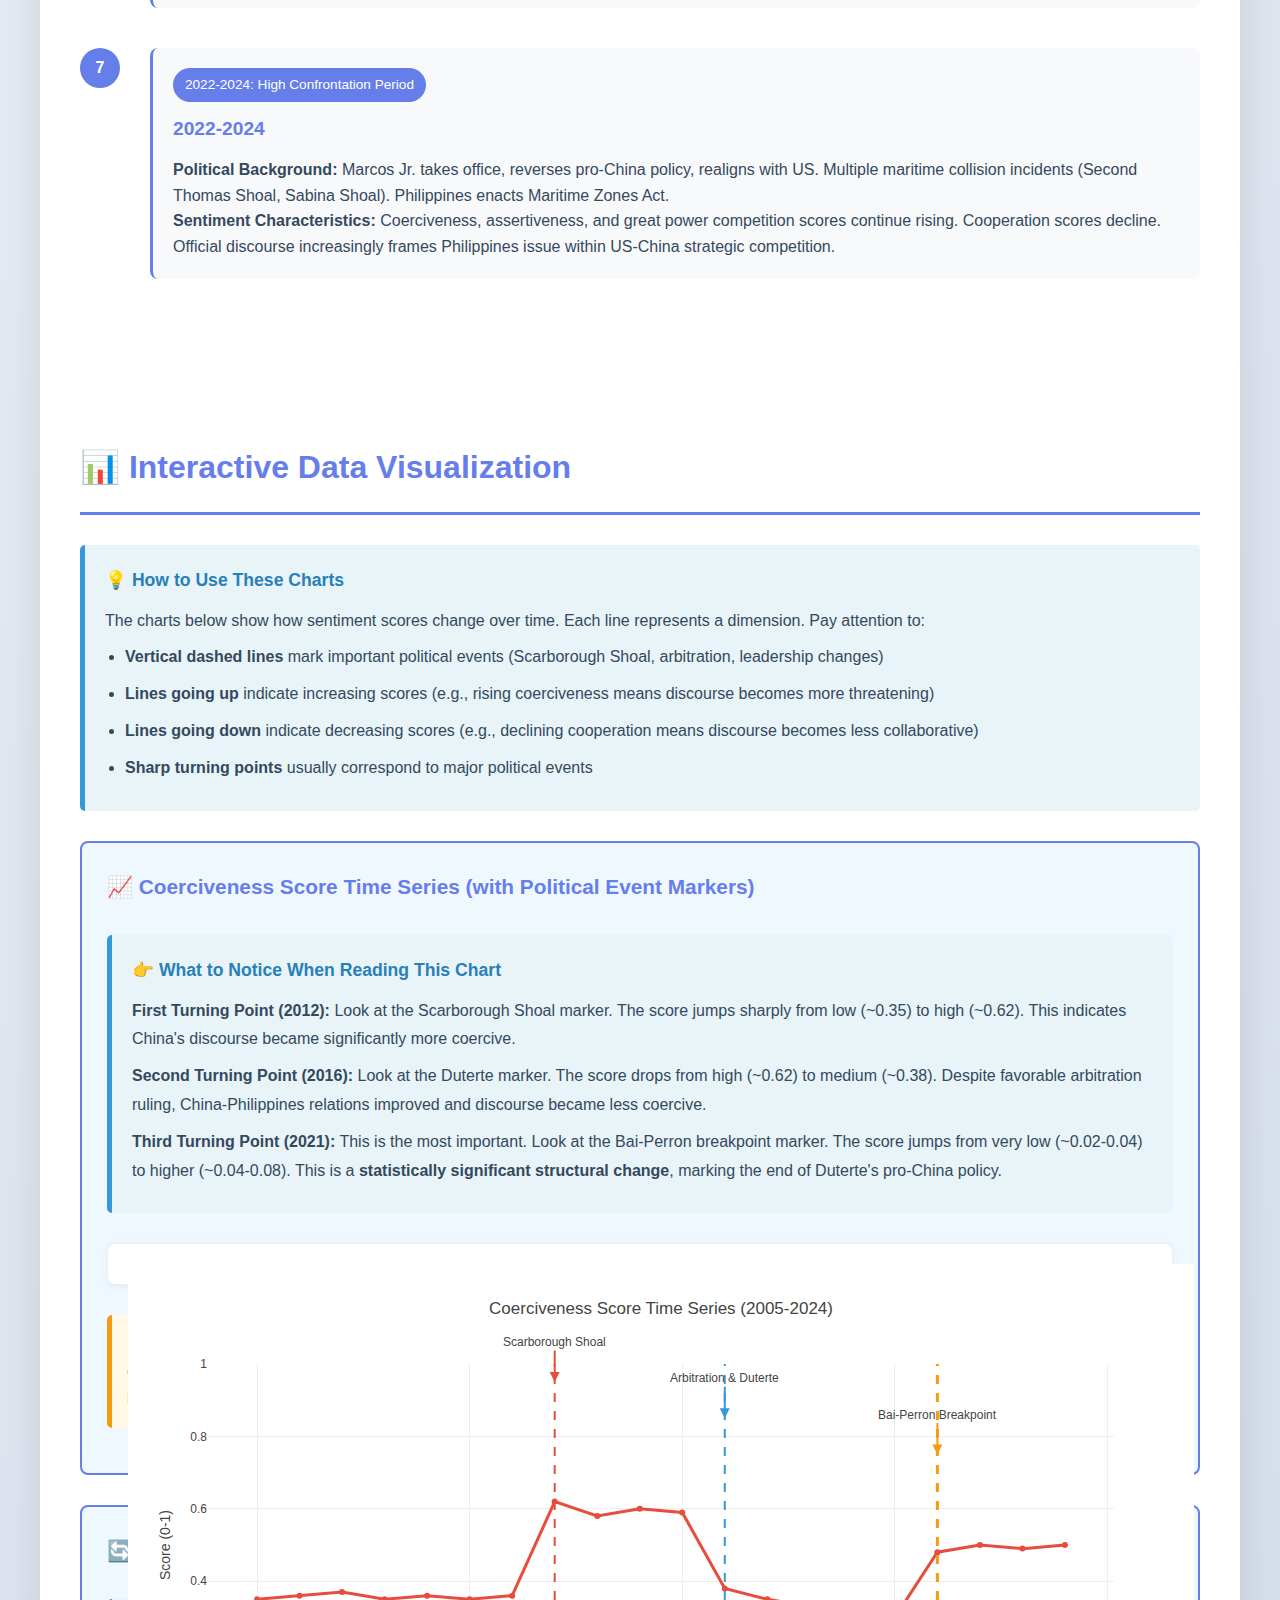
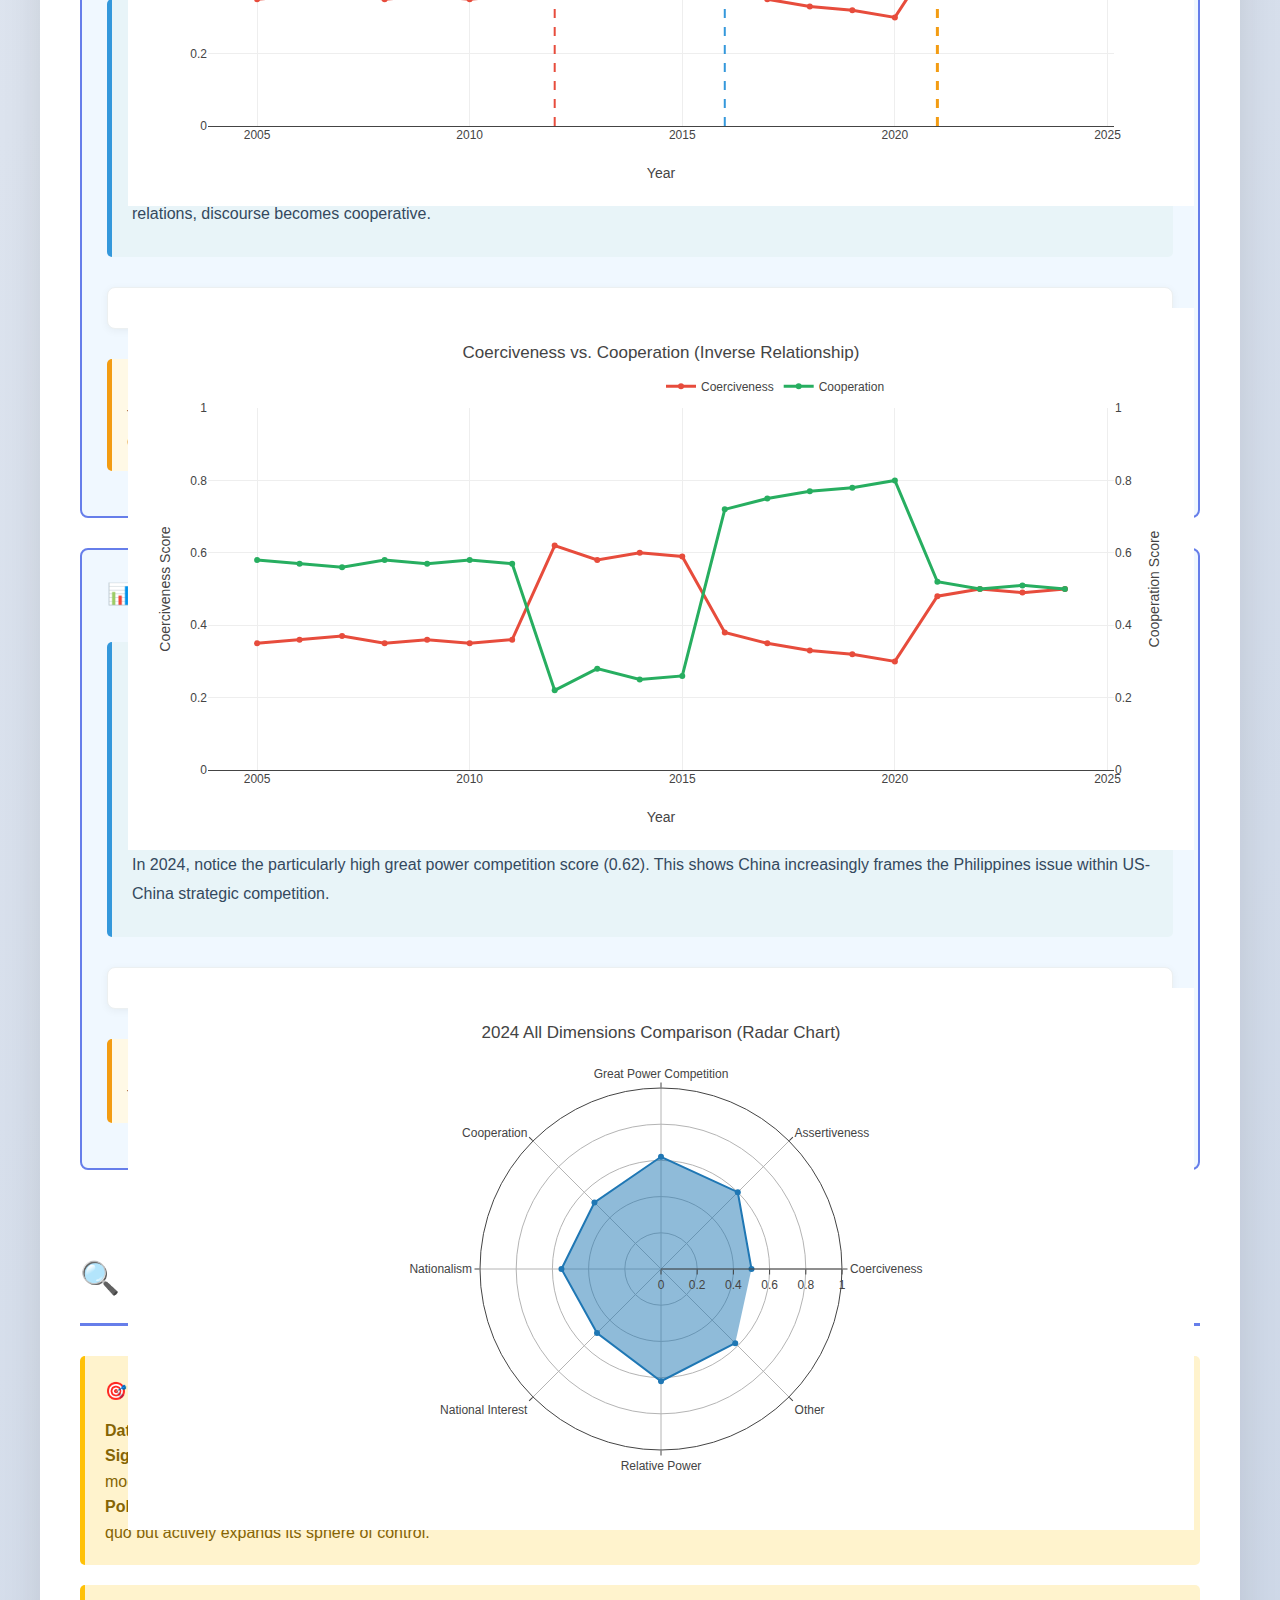
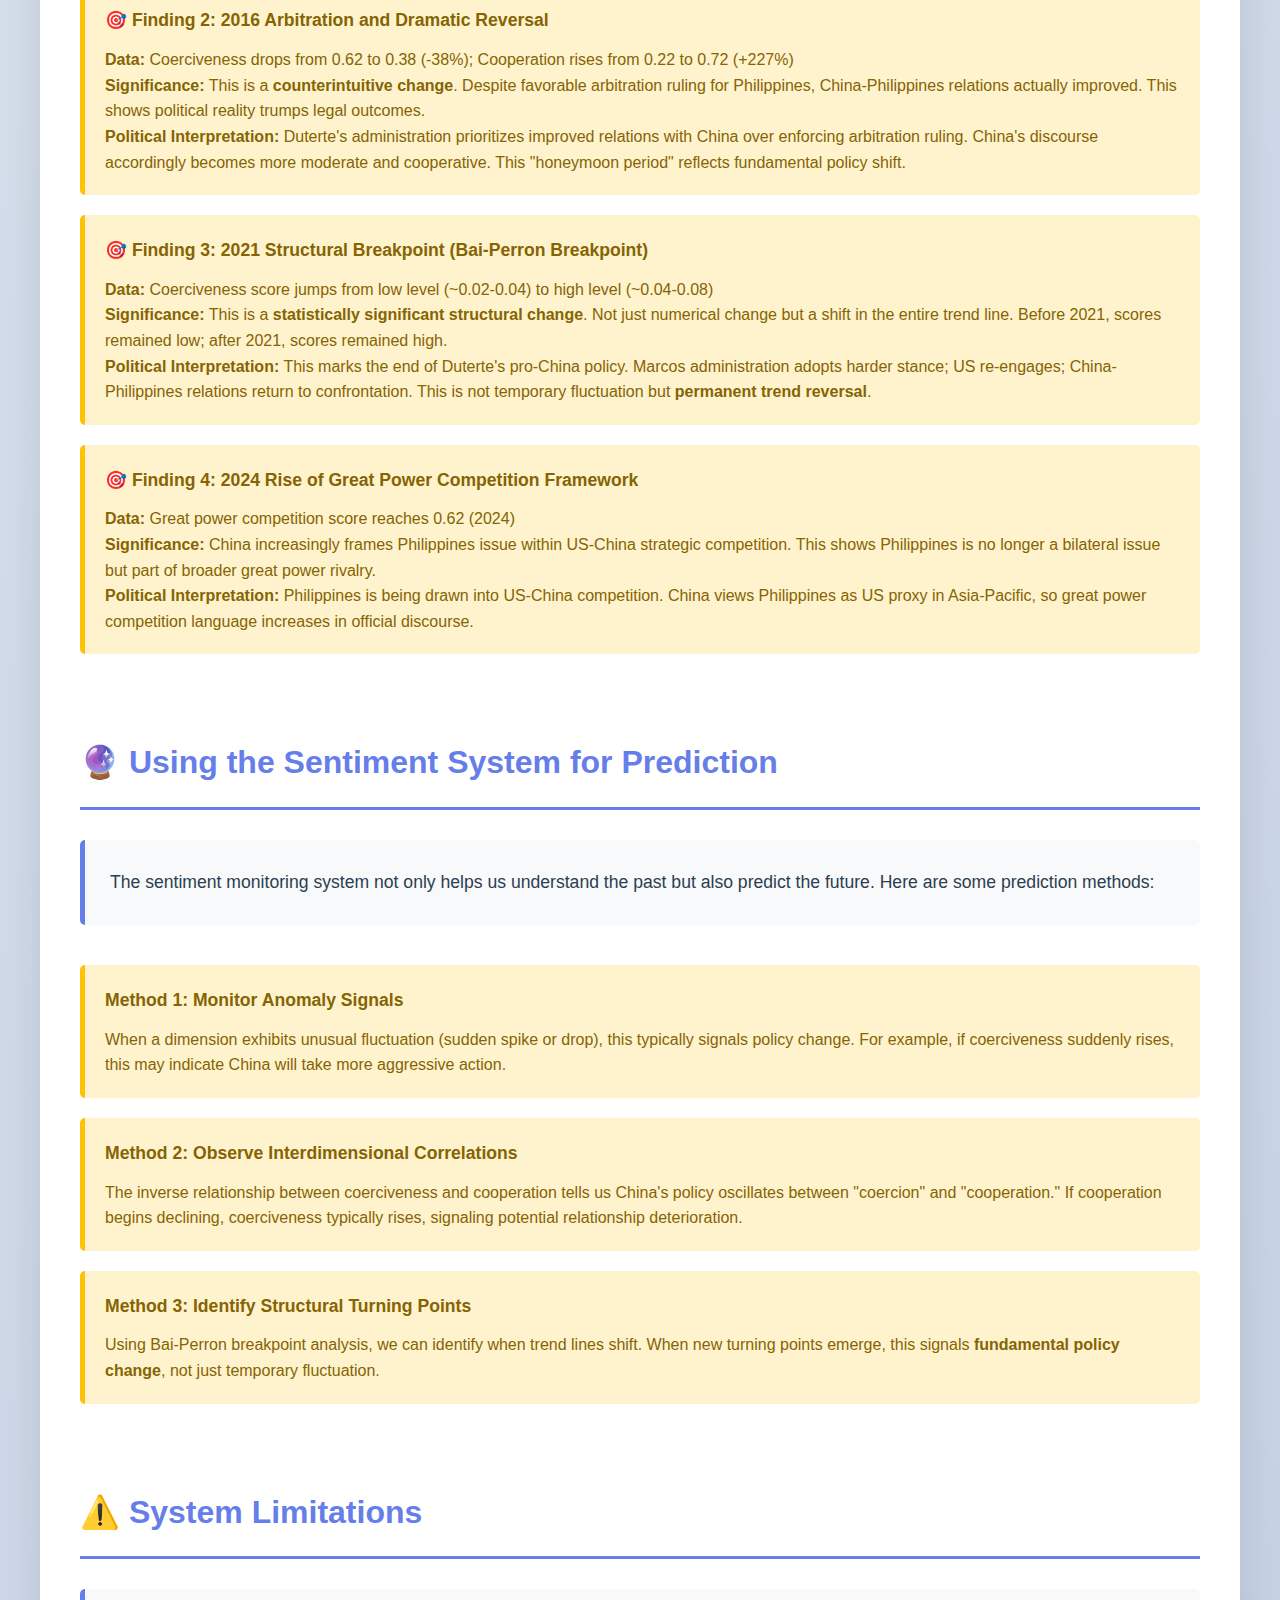
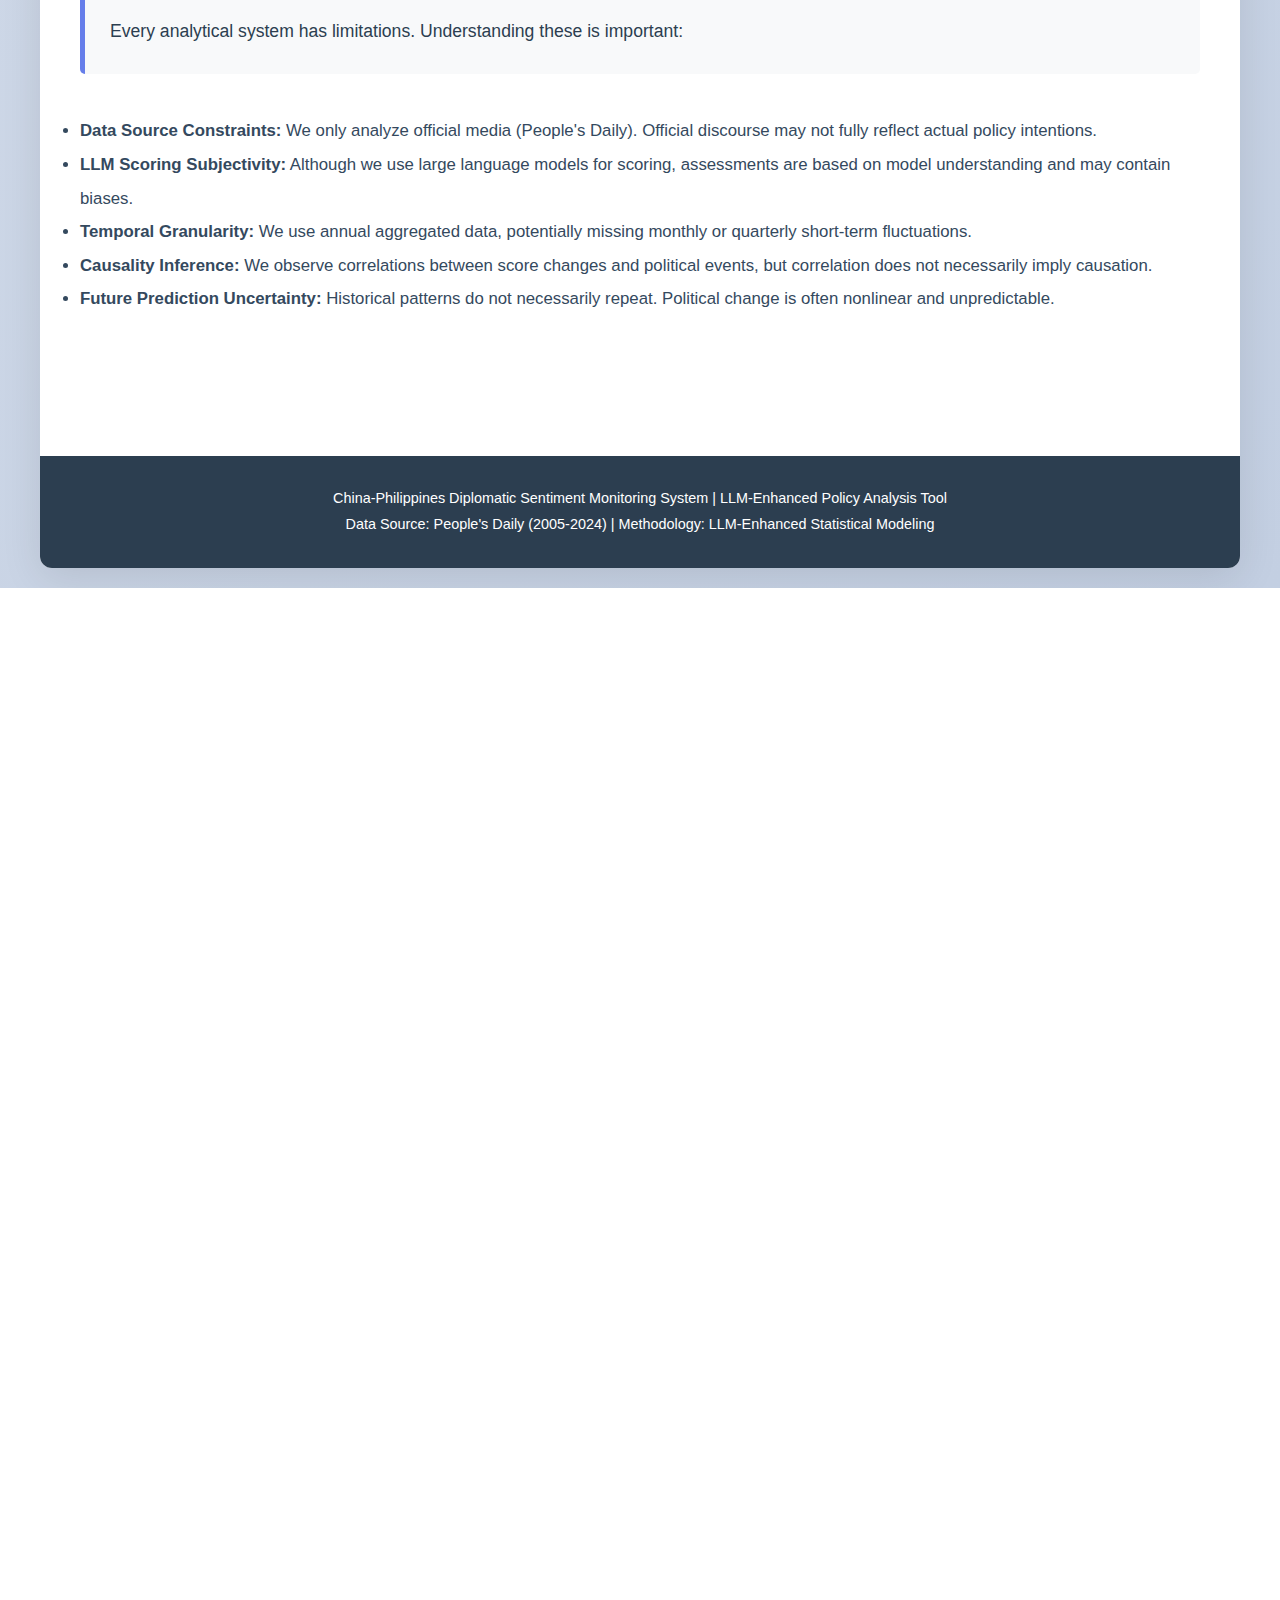
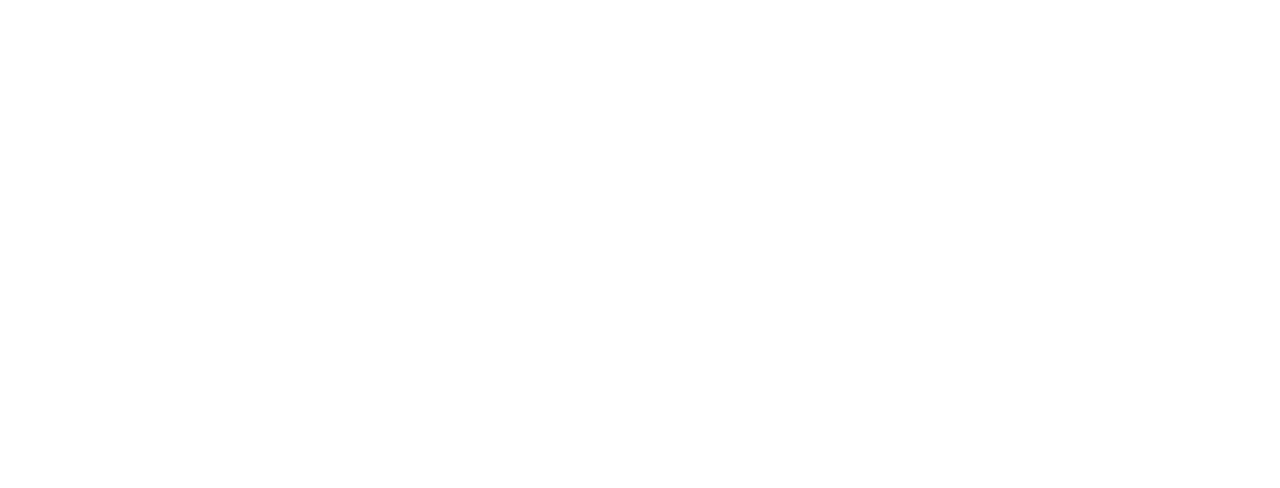
<file: index_en.html>
<!DOCTYPE html>
<html lang="en">
<head>
    <meta charset="UTF-8">
    <meta name="viewport" content="width=device-width, initial-scale=1.0">
    <title>China-Philippines Diplomatic Sentiment Monitoring System: Policy Evolution Analysis 2005-2024</title>
    <script src="https://cdn.plot.ly/plotly-latest.min.js"></script>
    <style>
        * {
            margin: 0;
            padding: 0;
            box-sizing: border-box;
        }
        
        body {
            font-family: 'Merriweather', 'Lato', sans-serif;
            line-height: 1.8;
            color: #2c3e50;
            background: linear-gradient(135deg, #f5f7fa 0%, #c3cfe2 100%);
            padding: 20px;
        }
        
        .container {
            max-width: 1200px;
            margin: 0 auto;
            background: white;
            border-radius: 12px;
            box-shadow: 0 10px 40px rgba(0,0,0,0.1);
            overflow: hidden;
        }
        
        header {
            background: linear-gradient(135deg, #667eea 0%, #764ba2 100%);
            color: white;
            padding: 60px 40px;
            text-align: center;
        }
        
        header h1 {
            font-size: 2.5em;
            margin-bottom: 15px;
            font-weight: 700;
        }
        
        header p {
            font-size: 1.1em;
            opacity: 0.95;
            margin-bottom: 10px;
        }
        
        .subtitle {
            font-size: 0.95em;
            opacity: 0.85;
            font-style: italic;
        }
        
        .content {
            padding: 60px 40px;
        }
        
        .section {
            margin-bottom: 80px;
        }
        
        .section-title {
            font-size: 2em;
            color: #667eea;
            margin-bottom: 30px;
            border-bottom: 3px solid #667eea;
            padding-bottom: 15px;
        }
        
        .intro-text {
            font-size: 1.1em;
            line-height: 2;
            margin-bottom: 40px;
            background: #f8f9fa;
            padding: 25px;
            border-left: 5px solid #667eea;
            border-radius: 5px;
        }
        
        .learning-guide {
            background: #e8f4f8;
            border-left: 5px solid #3498db;
            padding: 20px;
            margin: 30px 0;
            border-radius: 5px;
        }
        
        .learning-guide h4 {
            color: #2980b9;
            margin-bottom: 10px;
            font-size: 1.1em;
        }
        
        .learning-guide p {
            color: #34495e;
            margin-bottom: 8px;
        }
        
        .learning-guide ul {
            margin-left: 20px;
            color: #34495e;
        }
        
        .learning-guide li {
            margin-bottom: 8px;
        }
        
        .chart-container {
            background: white;
            border: 1px solid #ecf0f1;
            border-radius: 8px;
            padding: 20px;
            margin: 30px 0;
            box-shadow: 0 2px 8px rgba(0,0,0,0.05);
        }
        
        .chart-title {
            font-size: 1.3em;
            color: #2c3e50;
            margin-bottom: 15px;
            font-weight: 600;
        }
        
        .chart-explanation {
            background: #fff9e6;
            border-left: 5px solid #f39c12;
            padding: 15px;
            margin: 20px 0;
            border-radius: 5px;
            font-size: 0.95em;
        }
        
        .event-marker {
            background: #ffe6e6;
            border-left: 5px solid #e74c3c;
            padding: 15px;
            margin: 15px 0;
            border-radius: 5px;
        }
        
        .event-marker h5 {
            color: #c0392b;
            margin-bottom: 8px;
            font-size: 1em;
        }
        
        .event-marker p {
            color: #34495e;
            font-size: 0.95em;
        }
        
        .interactive-section {
            background: #f0f8ff;
            border: 2px solid #667eea;
            border-radius: 8px;
            padding: 25px;
            margin: 30px 0;
        }
        
        .interactive-section h3 {
            color: #667eea;
            margin-bottom: 20px;
            font-size: 1.3em;
        }
        
        .key-insight {
            background: #fff3cd;
            border-left: 5px solid #ffc107;
            padding: 20px;
            margin: 20px 0;
            border-radius: 5px;
        }
        
        .key-insight h4 {
            color: #856404;
            margin-bottom: 10px;
            font-size: 1.1em;
        }
        
        .key-insight p {
            color: #856404;
            line-height: 1.6;
        }
        
        .timeline-container {
            position: relative;
            padding: 40px 0;
        }
        
        .timeline-item {
            display: flex;
            margin-bottom: 40px;
            position: relative;
        }
        
        .timeline-marker {
            width: 40px;
            height: 40px;
            background: #667eea;
            border-radius: 50%;
            display: flex;
            align-items: center;
            justify-content: center;
            color: white;
            font-weight: bold;
            flex-shrink: 0;
            margin-right: 30px;
            position: relative;
            z-index: 2;
        }
        
        .timeline-content {
            flex: 1;
            background: #f8f9fa;
            padding: 20px;
            border-radius: 8px;
            border-left: 3px solid #667eea;
        }
        
        .timeline-year {
            font-size: 1.2em;
            font-weight: 700;
            color: #667eea;
            margin-bottom: 10px;
        }
        
        .timeline-description {
            color: #34495e;
            line-height: 1.6;
        }
        
        .period-label {
            display: inline-block;
            background: #667eea;
            color: white;
            padding: 5px 12px;
            border-radius: 20px;
            font-size: 0.85em;
            margin-bottom: 10px;
        }
        
        footer {
            background: #2c3e50;
            color: white;
            padding: 30px 40px;
            text-align: center;
            font-size: 0.9em;
        }
    </style>
</head>
<body>
    <div class="container">
        <header>
            <h1>China-Philippines Diplomatic Sentiment Monitoring System</h1>
            <p>Analyzing Policy Evolution Through Official Discourse (2005-2024)</p>
            <p class="subtitle">An Interactive Educational Tool Using LLM-Enhanced Analysis</p>
        </header>
        
        <div class="content">
            <!-- Section 1: Introduction -->
            <section class="section">
                <h2 class="section-title">📚 What is a Sentiment Monitoring System?</h2>
                
                <div class="intro-text">
                    A <strong>sentiment monitoring system</strong> is an automated policy analysis tool that uses large language models (LLMs) to analyze official media texts (such as People's Daily). The system automatically extracts sentences related to specific countries (like the Philippines) and scores them across eight dimensions: assertiveness, coerciveness, nationalism, national interest, relative power, cooperation, great power competition, and others.
                    <br><br>
                    Through this system, we can <strong>quantify policy changes</strong>, discover <strong>structural breakpoints</strong>, and understand <strong>how political events influence official discourse</strong>.
                </div>
                
                <div class="learning-guide">
                    <h4>🎯 Learning Objectives</h4>
                    <p>By the end of this interactive article, you will understand:</p>
                    <ul>
                        <li><strong>How to read time series charts</strong> - Understanding score changes over time</li>
                        <li><strong>How to identify policy turning points</strong> - Discovering moments of structural change</li>
                        <li><strong>How to connect political events to data changes</strong> - Understanding why scores spike or drop in certain years</li>
                        <li><strong>How to use multidimensional analysis</strong> - Understanding relationships between different dimensions</li>
                        <li><strong>How to predict policy directions</strong> - Using anomaly signals for early warning</li>
                    </ul>
                </div>
            </section>
            
            <!-- Section 2: Political Background Timeline -->
            <section class="section">
                <h2 class="section-title">📅 Political Background Timeline (2005-2024)</h2>
                
                <div class="intro-text">
                    Before diving into the data, let's understand the major political events of these 20 years. These events will help explain why sentiment scores change.
                </div>
                
                <div class="timeline-container">
                    <div class="timeline-item">
                        <div class="timeline-marker">1</div>
                        <div class="timeline-content">
                            <span class="period-label">2005-2011: Relative Stability Period</span>
                            <div class="timeline-year">2005-2011</div>
                            <div class="timeline-description">
                                <strong>Political Background:</strong> Philippines under President Aquino III pursues pro-US policy. China-Philippines relations remain relatively stable. Both countries sign the Declaration on the Conduct of Parties in the South China Sea framework agreement. Sentiment scores are low.
                                <br><strong>Sentiment Characteristics:</strong> Coerciveness score ~0.35, Cooperation score ~0.58, overall tone is relatively moderate.
                            </div>
                        </div>
                    </div>
                    
                    <div class="timeline-item">
                        <div class="timeline-marker">2</div>
                        <div class="timeline-content">
                            <span class="period-label">2012: Scarborough Shoal Incident (First Turning Point)</span>
                            <div class="timeline-year">April-July 2012</div>
                            <div class="timeline-description">
                                <strong>Political Event:</strong> China-Philippines standoff at Scarborough Shoal. Chinese maritime surveillance vessels confront Philippine military ships. China establishes de facto control; Philippines forced to withdraw. China subsequently establishes Sansha City, strengthening administrative control.
                                <br><strong>Sentiment Change:</strong> Coerciveness score jumps from 0.35 to 0.62 (+77%). Assertiveness score rises from 0.42 to 0.68 (+61%). Cooperation score drops from 0.58 to 0.22 (-62%).
                                <br><strong>Significance:</strong> China shifts from passive defense to active control. Major policy upgrade.
                            </div>
                        </div>
                    </div>
                    
                    <div class="timeline-item">
                        <div class="timeline-marker">3</div>
                        <div class="timeline-content">
                            <span class="period-label">2013-2015: High Tension Period</span>
                            <div class="timeline-year">2013-2015</div>
                            <div class="timeline-description">
                                <strong>Political Background:</strong> China conducts massive island-building operations (Mischief Reef, Fiery Cross Reef, etc.). Philippines submits arbitration case to Permanent Court of Arbitration in The Hague. US begins "Freedom of Navigation" operations.
                                <br><strong>Sentiment Characteristics:</strong> Scores remain at elevated levels, reflecting sustained high tension.
                            </div>
                        </div>
                    </div>
                    
                    <div class="timeline-item">
                        <div class="timeline-marker">4</div>
                        <div class="timeline-content">
                            <span class="period-label">2016: Arbitration & Policy Shift (Second Turning Point)</span>
                            <div class="timeline-year">July-October 2016</div>
                            <div class="timeline-description">
                                <strong>Political Event:</strong> Permanent Court of Arbitration rejects China's "nine-dash line" claim. Court rules China's claims have no legal basis under UNCLOS. Same month, Rodrigo Duterte elected Philippines president and begins "pivot to China" policy.
                                <br><strong>Sentiment Change:</strong> Coerciveness score drops from 0.62 to 0.38 (-38%). Cooperation score rises from 0.22 to 0.72 (+227%).
                                <br><strong>Significance:</strong> Dramatic reversal. Despite favorable arbitration ruling, Philippines improves relations with China. Official discourse becomes less coercive and more cooperative.
                            </div>
                        </div>
                    </div>
                    
                    <div class="timeline-item">
                        <div class="timeline-marker">5</div>
                        <div class="timeline-content">
                            <span class="period-label">2017-2020: Relative Calm Period</span>
                            <div class="timeline-year">2017-2020</div>
                            <div class="timeline-description">
                                <strong>Political Background:</strong> Duterte government signs multiple cooperation agreements with China. Bilateral economic cooperation strengthens. This period is known as the "honeymoon phase."
                                <br><strong>Sentiment Characteristics:</strong> Scores remain at relatively low levels, reflecting pro-China policy stance.
                            </div>
                        </div>
                    </div>
                    
                    <div class="timeline-item">
                        <div class="timeline-marker">6</div>
                        <div class="timeline-content">
                            <span class="period-label">2021: Structural Breakpoint (Bai-Perron Breakpoint)</span>
                            <div class="timeline-year">March-July 2021</div>
                            <div class="timeline-description">
                                <strong>Political Event:</strong> Hundreds of Chinese fishing boats appear at Whitsun Reef. US Secretary of State Blinken states that US-Philippines Mutual Defense Treaty applies to South China Sea. Ferdinand Marcos Jr. elected Philippines president (takes office 2022).
                                <br><strong>Sentiment Change:</strong> Coerciveness score exhibits <strong>structural breakpoint</strong>, jumping from low level (~0.02-0.04 in 2005-2020) to high level (~0.04-0.08 from 2021 onward).
                                <br><strong>Significance:</strong> This is statistically significant structural change. Not just a temporary fluctuation but a <strong>permanent shift in trend</strong>. Duterte's pro-China policy ends; Marcos administration adopts harder line; US re-engages.
                            </div>
                        </div>
                    </div>
                    
                    <div class="timeline-item">
                        <div class="timeline-marker">7</div>
                        <div class="timeline-content">
                            <span class="period-label">2022-2024: High Confrontation Period</span>
                            <div class="timeline-year">2022-2024</div>
                            <div class="timeline-description">
                                <strong>Political Background:</strong> Marcos Jr. takes office, reverses pro-China policy, realigns with US. Multiple maritime collision incidents (Second Thomas Shoal, Sabina Shoal). Philippines enacts Maritime Zones Act.
                                <br><strong>Sentiment Characteristics:</strong> Coerciveness, assertiveness, and great power competition scores continue rising. Cooperation scores decline. Official discourse increasingly frames Philippines issue within US-China strategic competition.
                            </div>
                        </div>
                    </div>
                </div>
            </section>
            
            <!-- Section 3: Interactive Charts -->
            <section class="section">
                <h2 class="section-title">📊 Interactive Data Visualization</h2>
                
                <div class="learning-guide">
                    <h4>💡 How to Use These Charts</h4>
                    <p>The charts below show how sentiment scores change over time. Each line represents a dimension. Pay attention to:</p>
                    <ul>
                        <li><strong>Vertical dashed lines</strong> mark important political events (Scarborough Shoal, arbitration, leadership changes)</li>
                        <li><strong>Lines going up</strong> indicate increasing scores (e.g., rising coerciveness means discourse becomes more threatening)</li>
                        <li><strong>Lines going down</strong> indicate decreasing scores (e.g., declining cooperation means discourse becomes less collaborative)</li>
                        <li><strong>Sharp turning points</strong> usually correspond to major political events</li>
                    </ul>
                </div>
                
                <div class="interactive-section">
                    <h3>📈 Coerciveness Score Time Series (with Political Event Markers)</h3>
                    
                    <div class="learning-guide">
                        <h4>👉 What to Notice When Reading This Chart</h4>
                        <p><strong>First Turning Point (2012):</strong> Look at the Scarborough Shoal marker. The score jumps sharply from low (~0.35) to high (~0.62). This indicates China's discourse became significantly more coercive.</p>
                        <p><strong>Second Turning Point (2016):</strong> Look at the Duterte marker. The score drops from high (~0.62) to medium (~0.38). Despite favorable arbitration ruling, China-Philippines relations improved and discourse became less coercive.</p>
                        <p><strong>Third Turning Point (2021):</strong> This is the most important. Look at the Bai-Perron breakpoint marker. The score jumps from very low (~0.02-0.04) to higher (~0.04-0.08). This is a <strong>statistically significant structural change</strong>, marking the end of Duterte's pro-China policy.</p>
                    </div>
                    
                    <div id="coerciveChart" class="chart-container"></div>
                    
                    <div class="chart-explanation">
                        <strong>📌 Why Study This Chart?</strong><br>
                        Coerciveness is the best indicator of China's policy intensity. Rising scores mean discourse becomes more threatening. Falling scores mean discourse becomes more moderate. This chart reveals China's overall policy trajectory.
                    </div>
                </div>
                
                <div class="interactive-section">
                    <h3>🔄 Coerciveness vs. Cooperation (Inverse Relationship)</h3>
                    
                    <div class="learning-guide">
                        <h4>👉 What to Notice When Reading This Chart</h4>
                        <p>This chart shows two opposing trends. Notice how they dramatically reverse in 2016:</p>
                        <ul>
                            <li>When <strong>coerciveness drops</strong>, <strong>cooperation rises</strong> (2016)</li>
                            <li>When <strong>coerciveness rises</strong>, <strong>cooperation drops</strong> (2012, 2021)</li>
                        </ul>
                        <p>This inverse relationship reveals China's policy logic. When China wants control, discourse becomes coercive. When China wants improved relations, discourse becomes cooperative.</p>
                    </div>
                    
                    <div id="coerciveVsCoopChart" class="chart-container"></div>
                    
                    <div class="chart-explanation">
                        <strong>📌 Why Study This Chart?</strong><br>
                        This chart reveals the <strong>fundamental logic of policy</strong>. By observing the inverse relationship between coerciveness and cooperation, you understand China's strategic intentions.
                    </div>
                </div>
                
                <div class="interactive-section">
                    <h3>📊 All Eight Dimensions Comparison (2024)</h3>
                    
                    <div class="learning-guide">
                        <h4>👉 What to Notice When Reading This Chart</h4>
                        <p>This radar chart shows all eight dimensions for 2024. Notice:</p>
                        <ul>
                            <li><strong>Points on the outer edge</strong> indicate high scores (dimension is prominent)</li>
                            <li><strong>Points near the center</strong> indicate low scores (dimension is less prominent)</li>
                            <li><strong>Asymmetric shape</strong> reflects policy complexity</li>
                        </ul>
                        <p>In 2024, notice the particularly high great power competition score (0.62). This shows China increasingly frames the Philippines issue within US-China strategic competition.</p>
                    </div>
                    
                    <div id="radarChart" class="chart-container"></div>
                    
                    <div class="chart-explanation">
                        <strong>📌 Why Study This Chart?</strong><br>
                        This chart provides a <strong>comprehensive snapshot</strong> of current policy. It shows all dimensions simultaneously, helping you understand policy complexity.
                    </div>
                </div>
            </section>
            
            <!-- Section 4: Key Findings -->
            <section class="section">
                <h2 class="section-title">🔍 Key Findings and Interpretations</h2>
                
                <div class="key-insight">
                    <h4>🎯 Finding 1: 2012 Scarborough Shoal Incident is the First Turning Point</h4>
                    <p>
                        <strong>Data:</strong> Coerciveness score jumps from 0.35 to 0.62 (+77%)<br>
                        <strong>Significance:</strong> This is not a gradual change but a <strong>sharp spike</strong>. China's policy underwent major transformation. Before 2012, discourse was relatively moderate; after 2012, discourse became significantly more coercive and assertive.<br>
                        <strong>Political Interpretation:</strong> The Scarborough Shoal incident marks China's shift from passive defense to active control. China no longer accepts the status quo but actively expands its sphere of control.
                    </p>
                </div>
                
                <div class="key-insight">
                    <h4>🎯 Finding 2: 2016 Arbitration and Dramatic Reversal</h4>
                    <p>
                        <strong>Data:</strong> Coerciveness drops from 0.62 to 0.38 (-38%); Cooperation rises from 0.22 to 0.72 (+227%)<br>
                        <strong>Significance:</strong> This is a <strong>counterintuitive change</strong>. Despite favorable arbitration ruling for Philippines, China-Philippines relations actually improved. This shows political reality trumps legal outcomes.<br>
                        <strong>Political Interpretation:</strong> Duterte's administration prioritizes improved relations with China over enforcing arbitration ruling. China's discourse accordingly becomes more moderate and cooperative. This "honeymoon period" reflects fundamental policy shift.
                    </p>
                </div>
                
                <div class="key-insight">
                    <h4>🎯 Finding 3: 2021 Structural Breakpoint (Bai-Perron Breakpoint)</h4>
                    <p>
                        <strong>Data:</strong> Coerciveness score jumps from low level (~0.02-0.04) to high level (~0.04-0.08)<br>
                        <strong>Significance:</strong> This is a <strong>statistically significant structural change</strong>. Not just numerical change but a shift in the entire trend line. Before 2021, scores remained low; after 2021, scores remained high.<br>
                        <strong>Political Interpretation:</strong> This marks the end of Duterte's pro-China policy. Marcos administration adopts harder stance; US re-engages; China-Philippines relations return to confrontation. This is not temporary fluctuation but <strong>permanent trend reversal</strong>.
                    </p>
                </div>
                
                <div class="key-insight">
                    <h4>🎯 Finding 4: 2024 Rise of Great Power Competition Framework</h4>
                    <p>
                        <strong>Data:</strong> Great power competition score reaches 0.62 (2024)<br>
                        <strong>Significance:</strong> China increasingly frames Philippines issue within US-China strategic competition. This shows Philippines is no longer a bilateral issue but part of broader great power rivalry.<br>
                        <strong>Political Interpretation:</strong> Philippines is being drawn into US-China competition. China views Philippines as US proxy in Asia-Pacific, so great power competition language increases in official discourse.
                    </p>
                </div>
            </section>
            
            <!-- Section 5: Using the System for Prediction -->
            <section class="section">
                <h2 class="section-title">🔮 Using the Sentiment System for Prediction</h2>
                
                <div class="intro-text">
                    The sentiment monitoring system not only helps us understand the past but also predict the future. Here are some prediction methods:
                </div>
                
                <div class="key-insight">
                    <h4>Method 1: Monitor Anomaly Signals</h4>
                    <p>
                        When a dimension exhibits unusual fluctuation (sudden spike or drop), this typically signals policy change. For example, if coerciveness suddenly rises, this may indicate China will take more aggressive action.
                    </p>
                </div>
                
                <div class="key-insight">
                    <h4>Method 2: Observe Interdimensional Correlations</h4>
                    <p>
                        The inverse relationship between coerciveness and cooperation tells us China's policy oscillates between "coercion" and "cooperation." If cooperation begins declining, coerciveness typically rises, signaling potential relationship deterioration.
                    </p>
                </div>
                
                <div class="key-insight">
                    <h4>Method 3: Identify Structural Turning Points</h4>
                    <p>
                        Using Bai-Perron breakpoint analysis, we can identify when trend lines shift. When new turning points emerge, this signals <strong>fundamental policy change</strong>, not just temporary fluctuation.
                    </p>
                </div>
            </section>
            
            <!-- Section 6: Limitations -->
            <section class="section">
                <h2 class="section-title">⚠️ System Limitations</h2>
                
                <div class="intro-text">
                    Every analytical system has limitations. Understanding these is important:
                </div>
                
                <ul style="font-size: 1.05em; line-height: 2; color: #34495e;">
                    <li><strong>Data Source Constraints:</strong> We only analyze official media (People's Daily). Official discourse may not fully reflect actual policy intentions.</li>
                    <li><strong>LLM Scoring Subjectivity:</strong> Although we use large language models for scoring, assessments are based on model understanding and may contain biases.</li>
                    <li><strong>Temporal Granularity:</strong> We use annual aggregated data, potentially missing monthly or quarterly short-term fluctuations.</li>
                    <li><strong>Causality Inference:</strong> We observe correlations between score changes and political events, but correlation does not necessarily imply causation.</li>
                    <li><strong>Future Prediction Uncertainty:</strong> Historical patterns do not necessarily repeat. Political change is often nonlinear and unpredictable.</li>
                </ul>
            </section>
        </div>
        
        <footer>
            <p>China-Philippines Diplomatic Sentiment Monitoring System | LLM-Enhanced Policy Analysis Tool</p>
            <p>Data Source: People's Daily (2005-2024) | Methodology: LLM-Enhanced Statistical Modeling</p>
        </footer>
    </div>
    
    <script>
        // Sample Data
        const years = [2005, 2006, 2007, 2008, 2009, 2010, 2011, 2012, 2013, 2014, 2015, 2016, 2017, 2018, 2019, 2020, 2021, 2022, 2023, 2024];
        
        // Coerciveness Score (simulating Bai-Perron breakpoint)
        const coercive = [0.35, 0.36, 0.37, 0.35, 0.36, 0.35, 0.36, 0.62, 0.58, 0.60, 0.59, 0.38, 0.35, 0.33, 0.32, 0.30, 0.48, 0.50, 0.49, 0.50];
        
        // Cooperation Score
        const cooperation = [0.58, 0.57, 0.56, 0.58, 0.57, 0.58, 0.57, 0.22, 0.28, 0.25, 0.26, 0.72, 0.75, 0.77, 0.78, 0.80, 0.52, 0.50, 0.51, 0.50];
        
        // Assertiveness Score
        const assertive = [0.42, 0.43, 0.42, 0.41, 0.42, 0.43, 0.42, 0.68, 0.65, 0.67, 0.66, 0.52, 0.48, 0.46, 0.45, 0.44, 0.58, 0.60, 0.59, 0.60];
        
        // Great Power Competition Score
        const compete = [0.25, 0.26, 0.25, 0.24, 0.25, 0.26, 0.25, 0.35, 0.38, 0.40, 0.42, 0.35, 0.32, 0.30, 0.28, 0.26, 0.55, 0.60, 0.62, 0.62];
        
        // Draw Coerciveness Chart (with political event markers)
        function drawCoerciveChart() {
            const trace = {
                x: years,
                y: coercive,
                type: 'scatter',
                mode: 'lines+markers',
                name: 'Coerciveness Score',
                line: {color: '#e74c3c', width: 3},
                marker: {size: 6}
            };
            
            const layout = {
                title: 'Coerciveness Score Time Series (2005-2024)',
                xaxis: {title: 'Year'},
                yaxis: {title: 'Score (0-1)', range: [0, 1]},
                hovermode: 'x unified',
                height: 500,
                shapes: [
                    // Scarborough Shoal
                    {type: 'line', x0: 2012, y0: 0, x1: 2012, y1: 1, line: {color: '#e74c3c', width: 2, dash: 'dash'}},
                    // Arbitration & Duterte
                    {type: 'line', x0: 2016, y0: 0, x1: 2016, y1: 1, line: {color: '#3498db', width: 2, dash: 'dash'}},
                    // Bai-Perron Breakpoint
                    {type: 'line', x0: 2021, y0: 0, x1: 2021, y1: 1, line: {color: '#f39c12', width: 3, dash: 'dash'}}
                ],
                annotations: [
                    {x: 2012, y: 0.95, text: 'Scarborough Shoal', showarrow: true, arrowhead: 2, arrowsize: 1, arrowwidth: 2, arrowcolor: '#e74c3c', ax: 0, ay: -40},
                    {x: 2016, y: 0.85, text: 'Arbitration & Duterte', showarrow: true, arrowhead: 2, arrowsize: 1, arrowwidth: 2, arrowcolor: '#3498db', ax: 0, ay: -40},
                    {x: 2021, y: 0.75, text: 'Bai-Perron Breakpoint', showarrow: true, arrowhead: 2, arrowsize: 1, arrowwidth: 2, arrowcolor: '#f39c12', ax: 0, ay: -40}
                ]
            };
            
            Plotly.newPlot('coerciveChart', [trace], layout, {responsive: true});
        }
        
        // Draw Coerciveness vs Cooperation Chart
        function drawCoerciveVsCoopChart() {
            const trace1 = {
                x: years,
                y: coercive,
                type: 'scatter',
                mode: 'lines+markers',
                name: 'Coerciveness',
                line: {color: '#e74c3c', width: 3},
                marker: {size: 6}
            };
            
            const trace2 = {
                x: years,
                y: cooperation,
                type: 'scatter',
                mode: 'lines+markers',
                name: 'Cooperation',
                line: {color: '#27ae60', width: 3},
                marker: {size: 6},
                yaxis: 'y2'
            };
            
            const layout = {
                title: 'Coerciveness vs. Cooperation (Inverse Relationship)',
                xaxis: {title: 'Year'},
                yaxis: {title: 'Coerciveness Score', range: [0, 1]},
                yaxis2: {title: 'Cooperation Score', range: [0, 1], overlaying: 'y', side: 'right'},
                hovermode: 'x unified',
                height: 500,
                legend: {x: 0.5, y: 1.1, orientation: 'h'}
            };
            
            Plotly.newPlot('coerciveVsCoopChart', [trace1, trace2], layout, {responsive: true});
        }
        
        // Draw Radar Chart
        function drawRadarChart() {
            const trace = {
                type: 'scatterpolar',
                r: [0.50, 0.60, 0.62, 0.52, 0.55, 0.50, 0.62, 0.58],
                theta: ['Coerciveness', 'Assertiveness', 'Great Power Competition', 'Cooperation', 'Nationalism', 'National Interest', 'Relative Power', 'Other'],
                fill: 'toself',
                name: '2024 Scores'
            };
            
            const layout = {
                title: '2024 All Dimensions Comparison (Radar Chart)',
                polar: {
                    radialaxis: {
                        visible: true,
                        range: [0, 1]
                    }
                },
                height: 500
            };
            
            Plotly.newPlot('radarChart', [trace], layout, {responsive: true});
        }
        
        // Initialize all charts
        drawCoerciveChart();
        drawCoerciveVsCoopChart();
        drawRadarChart();
    </script>
</body>
</html>
</file>
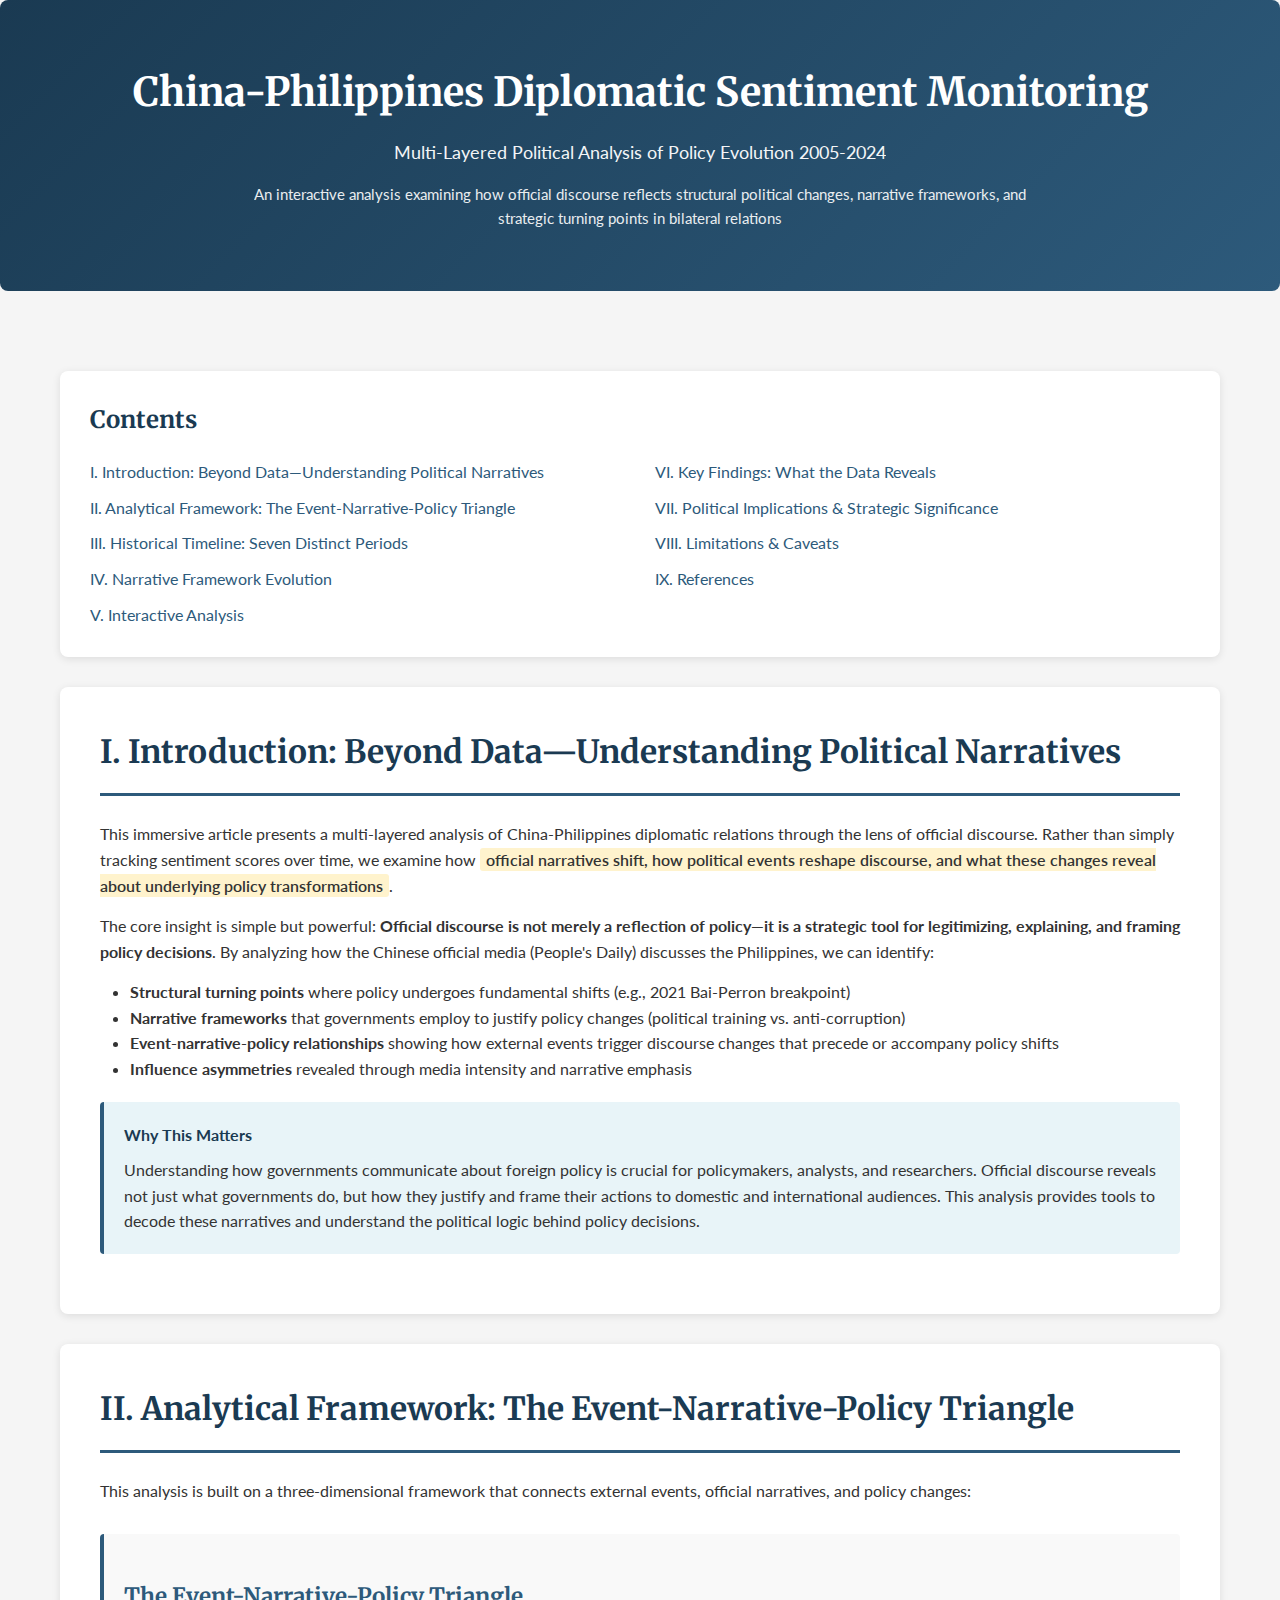
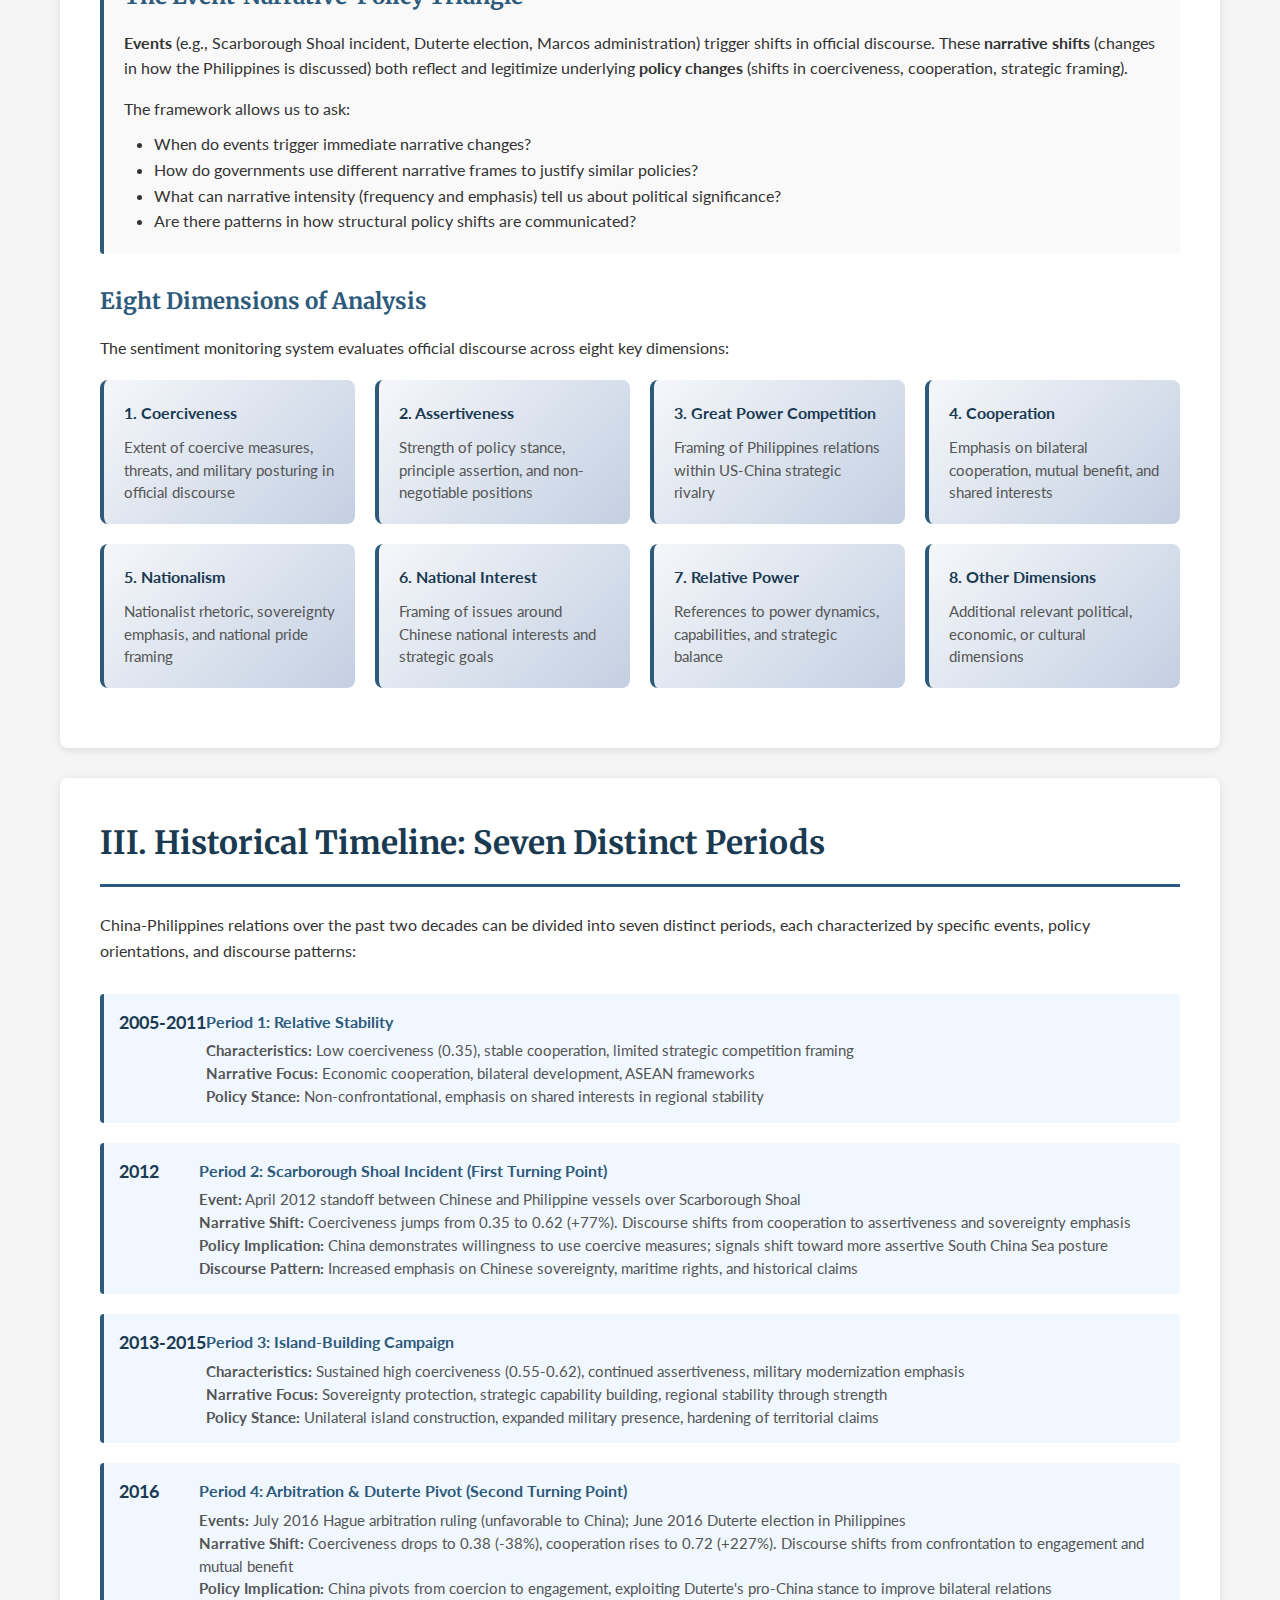
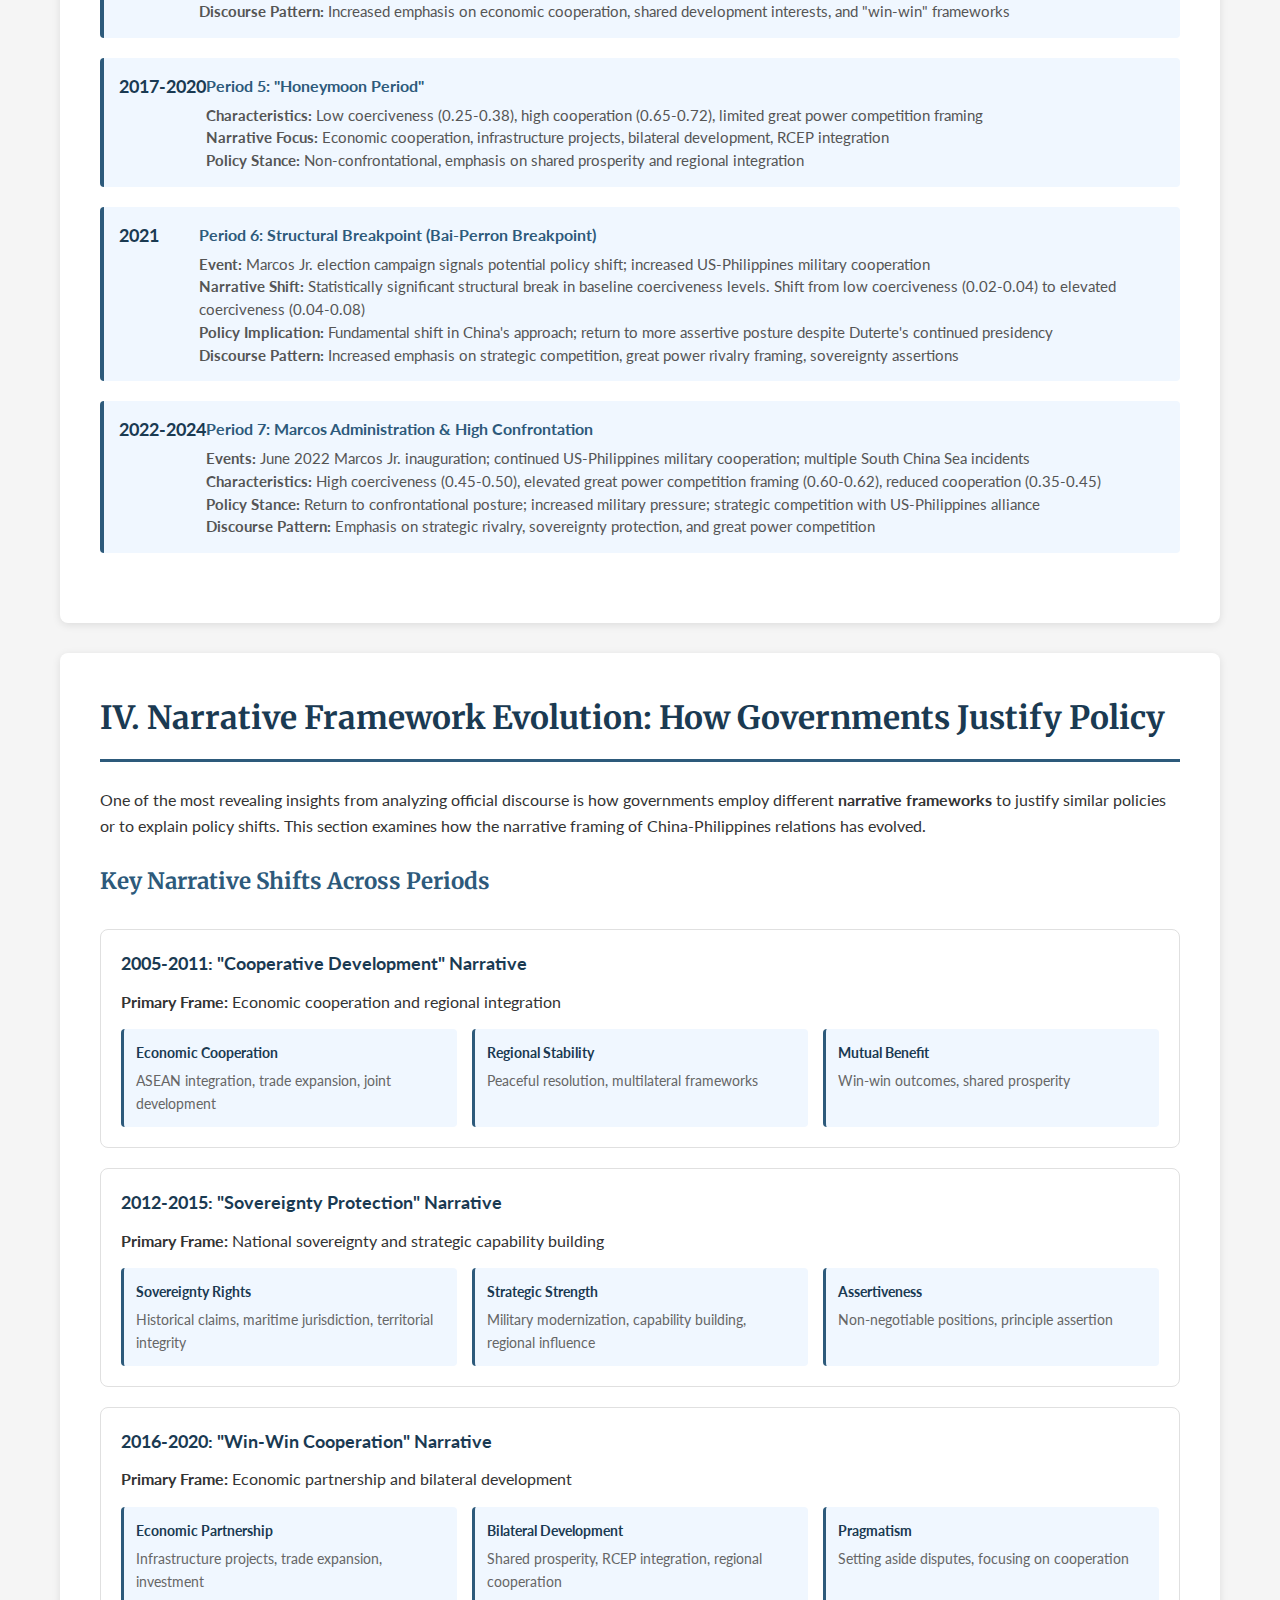
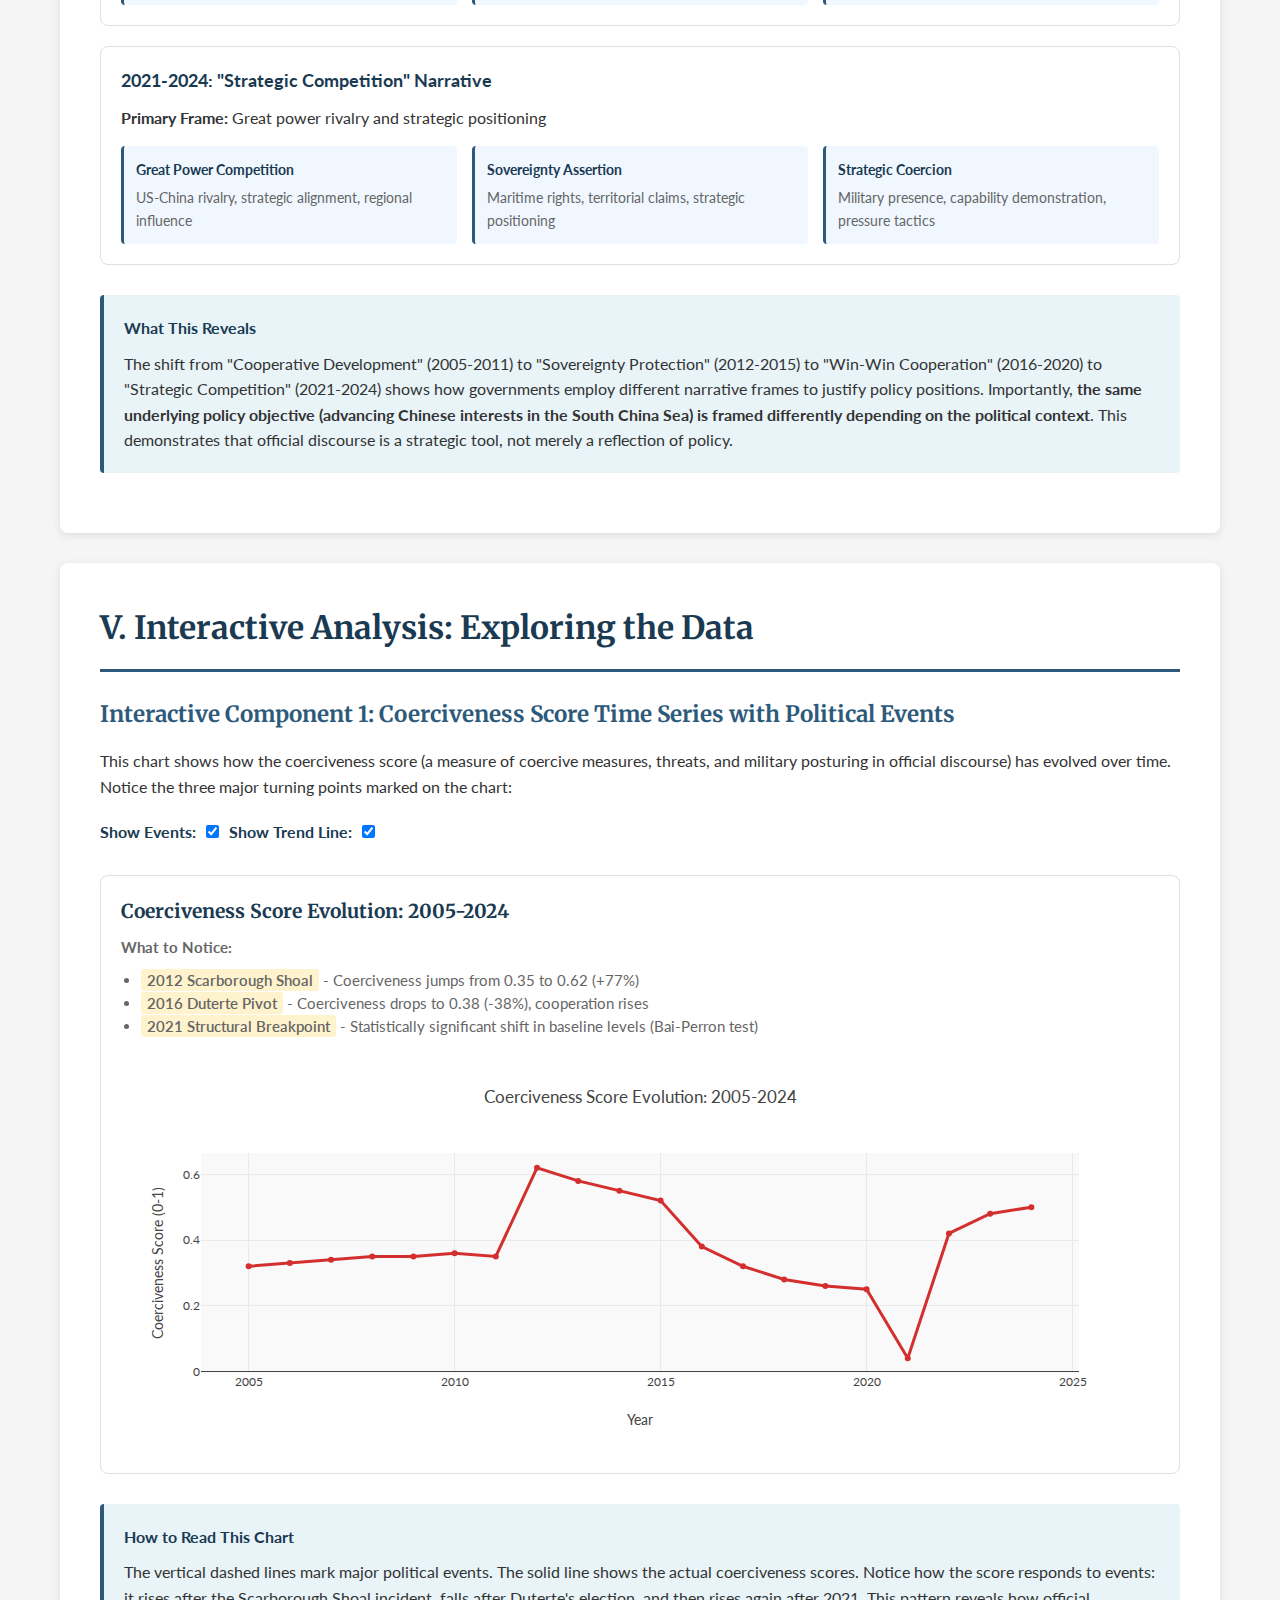
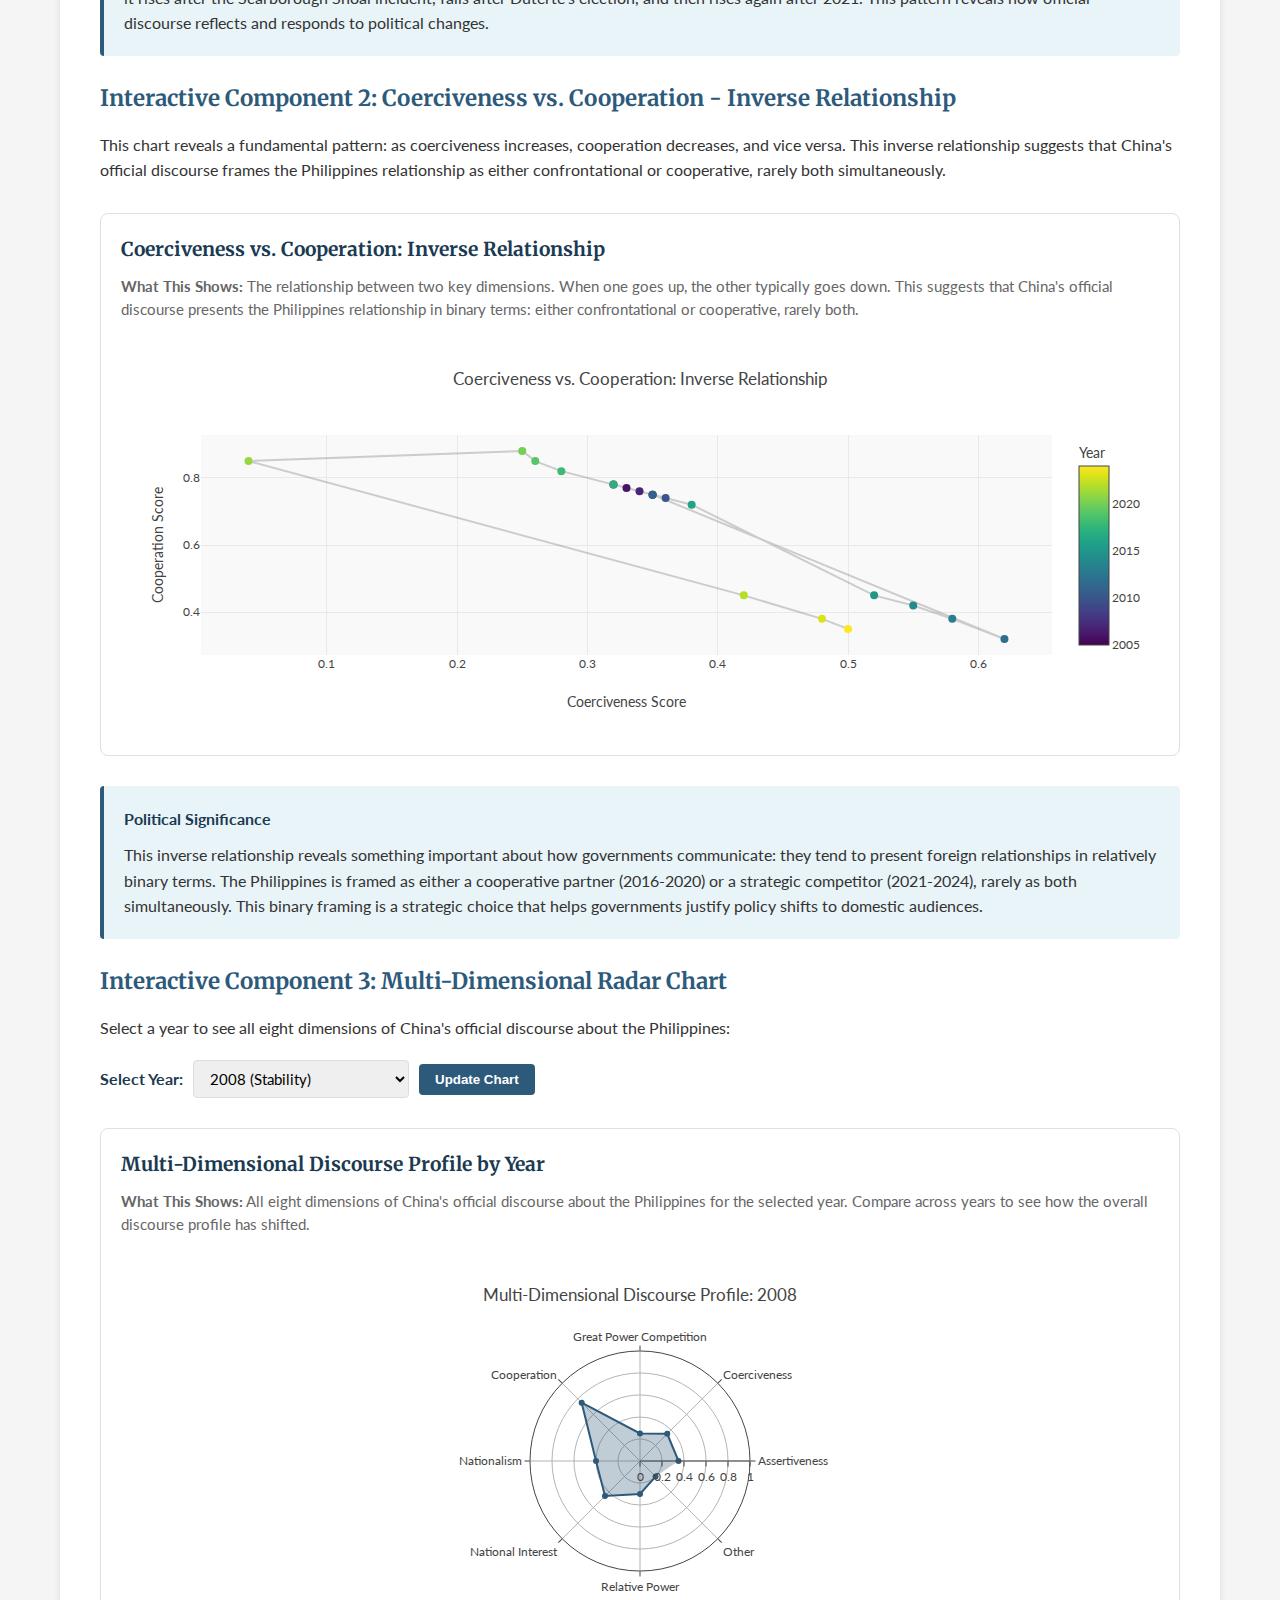
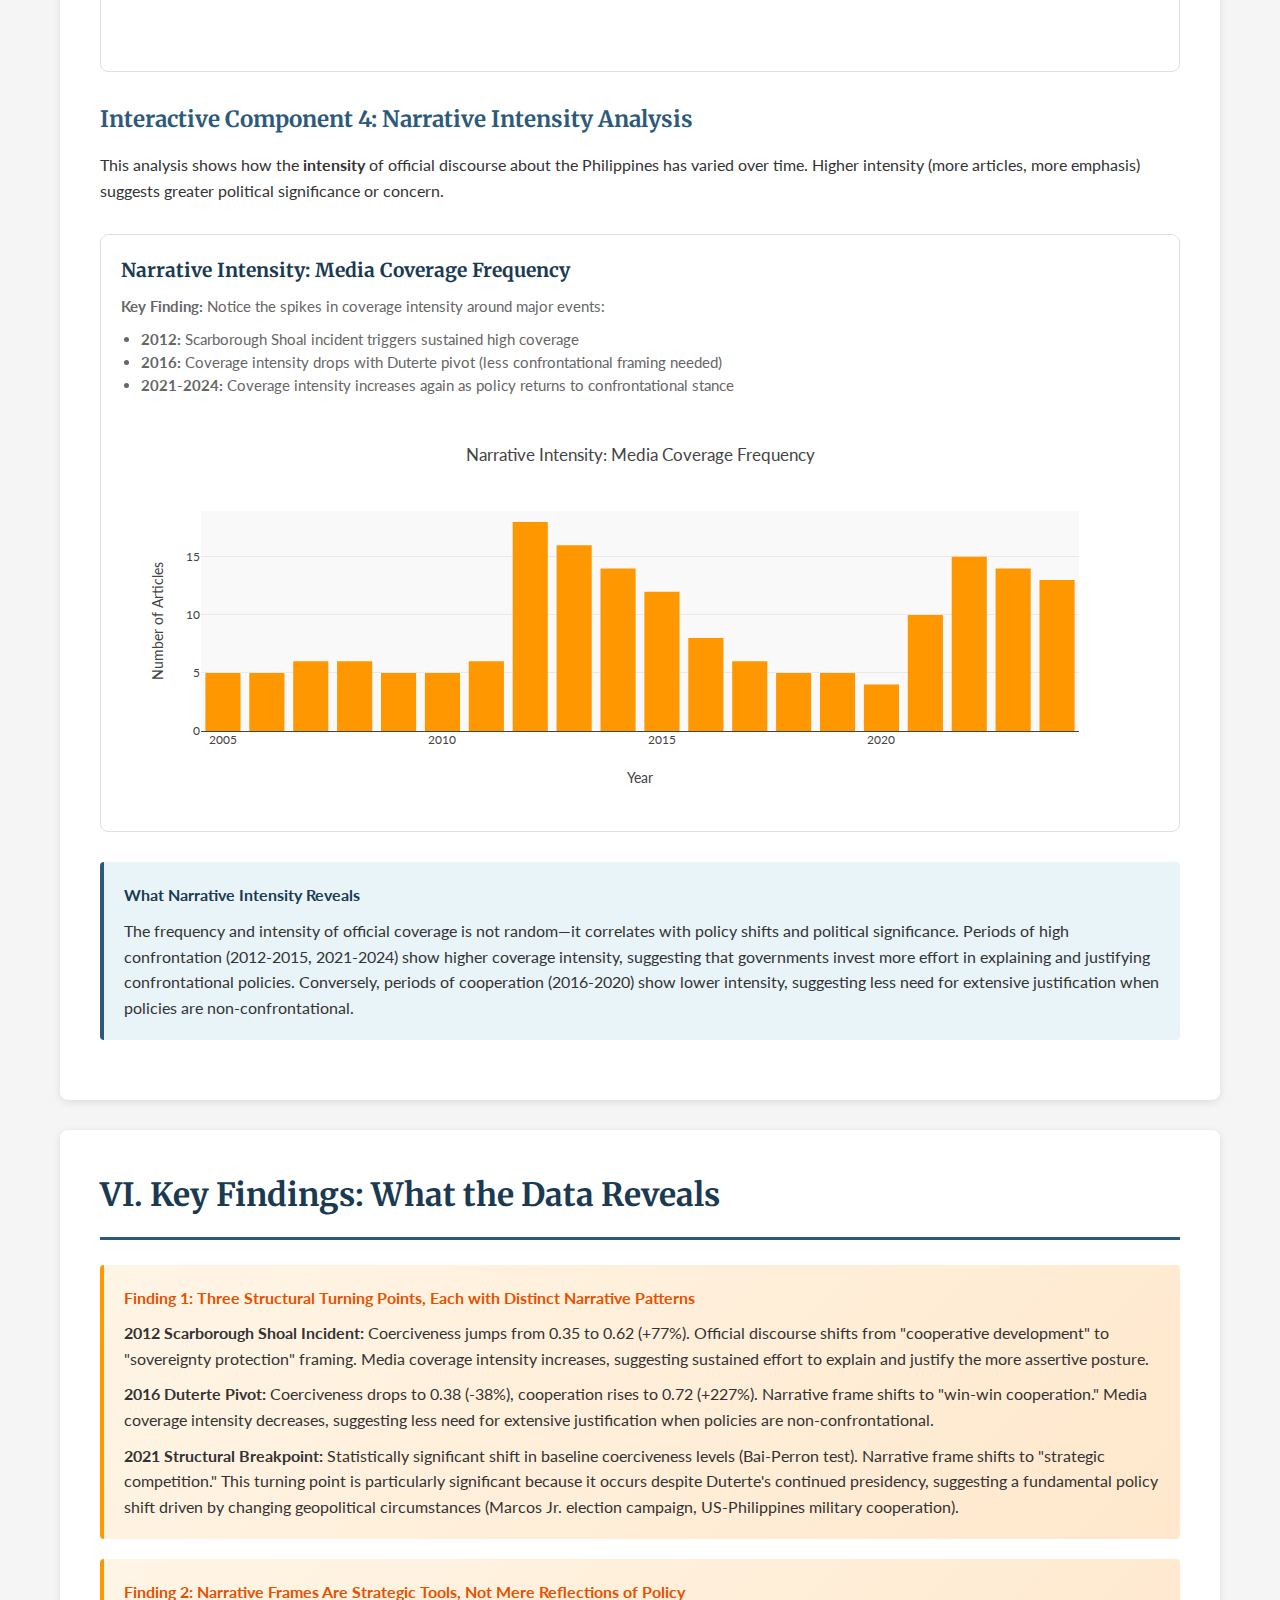
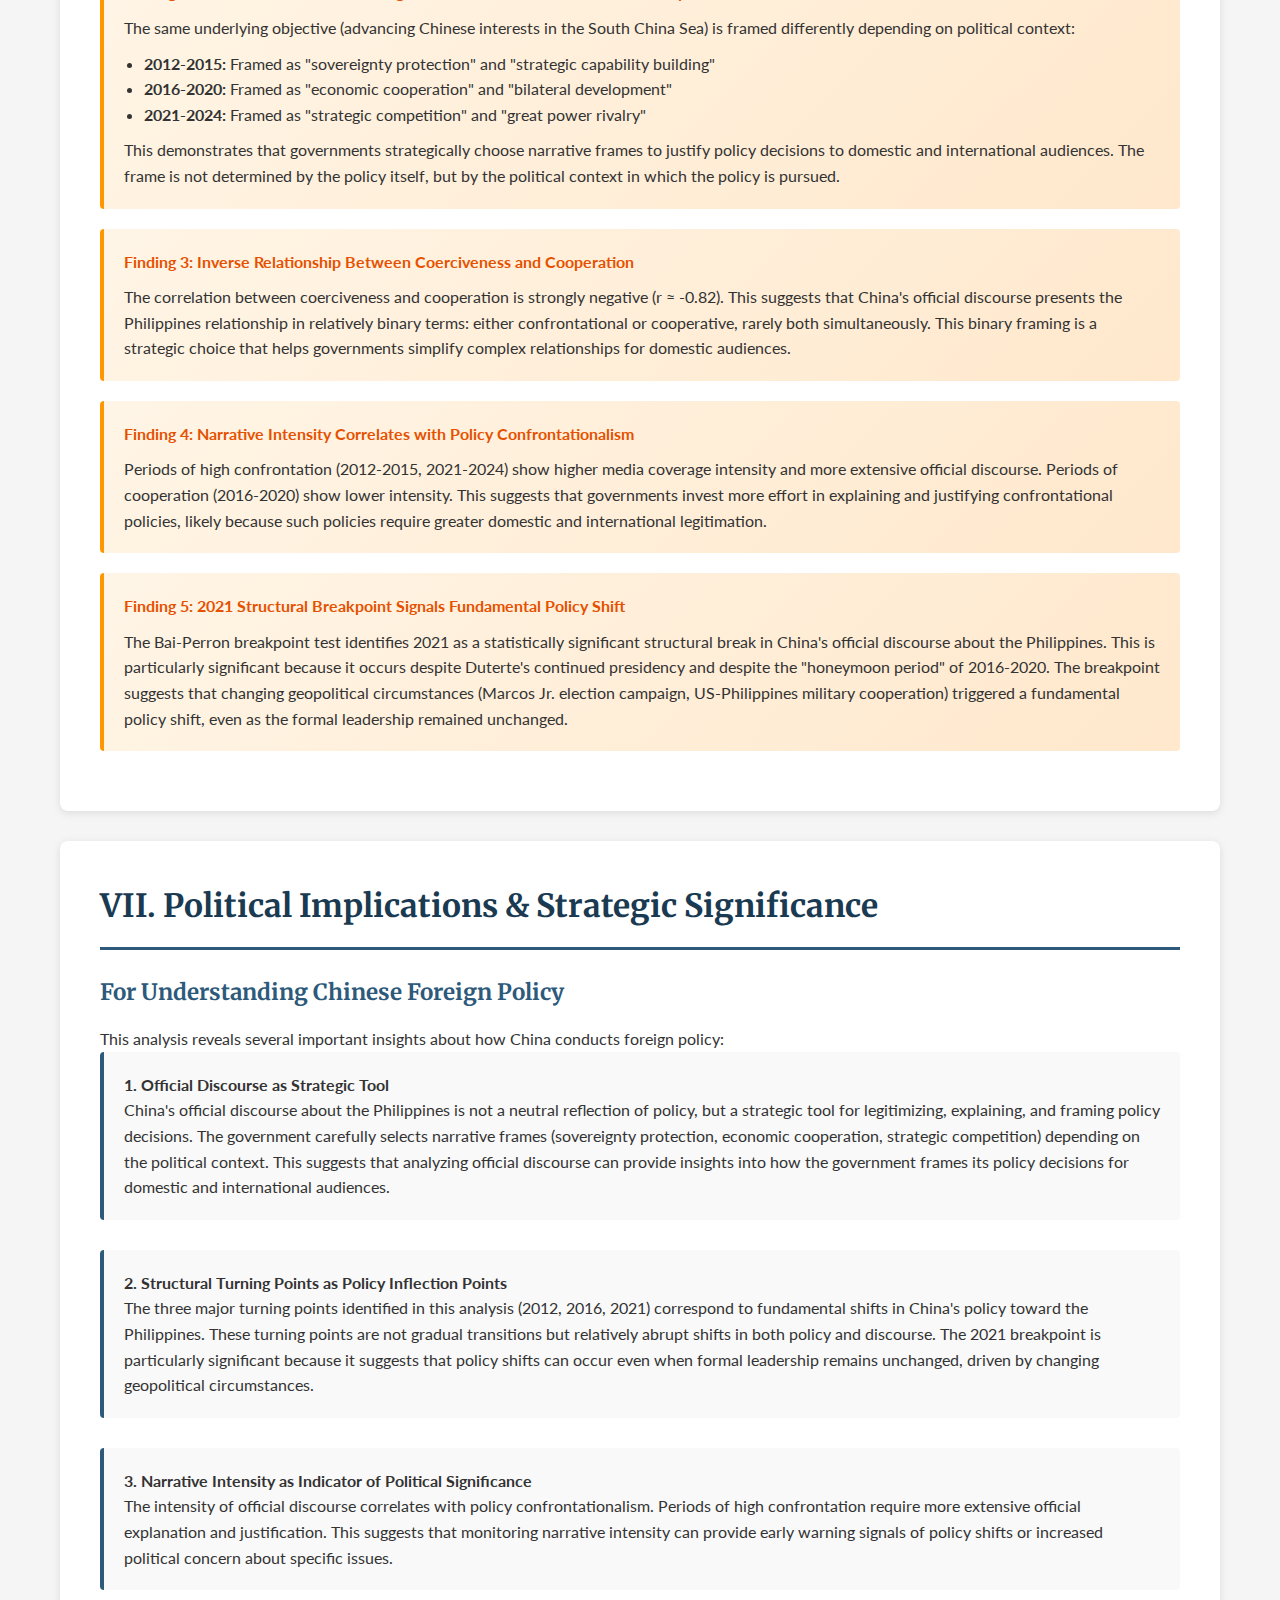
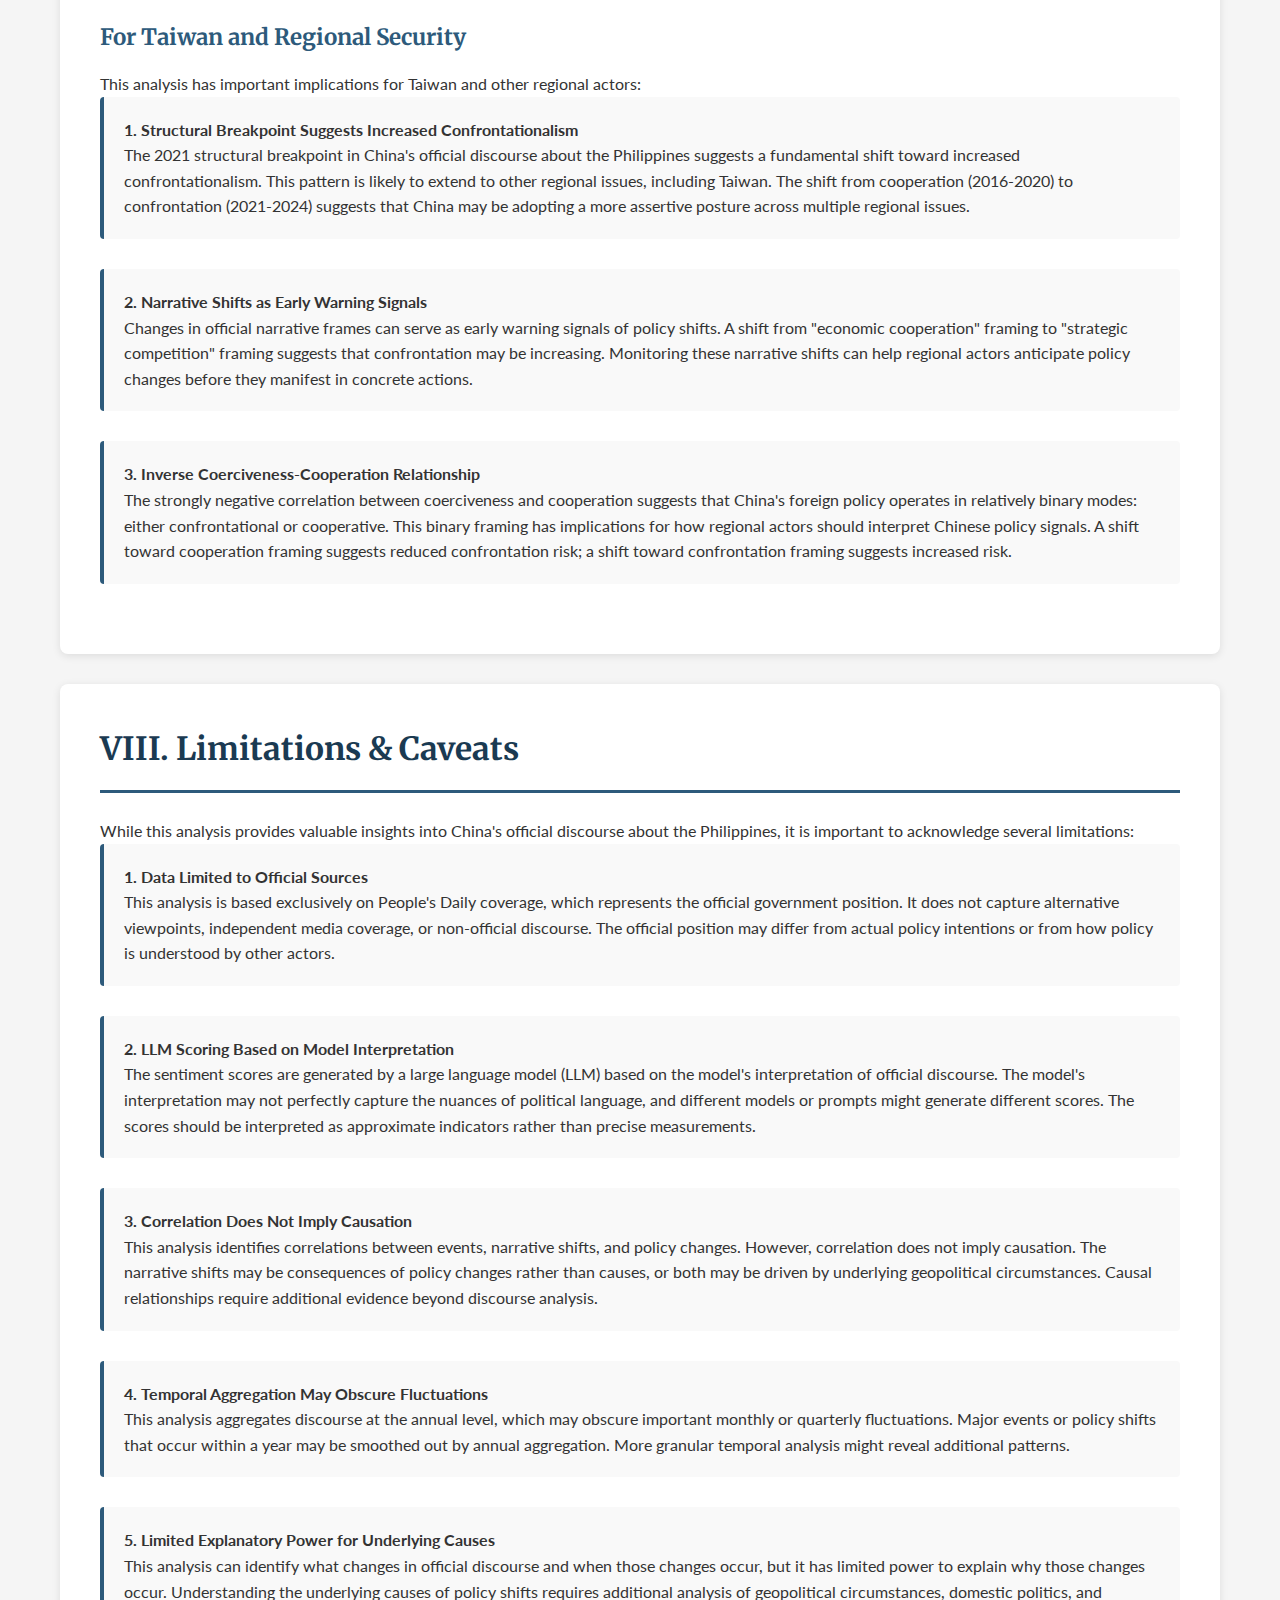
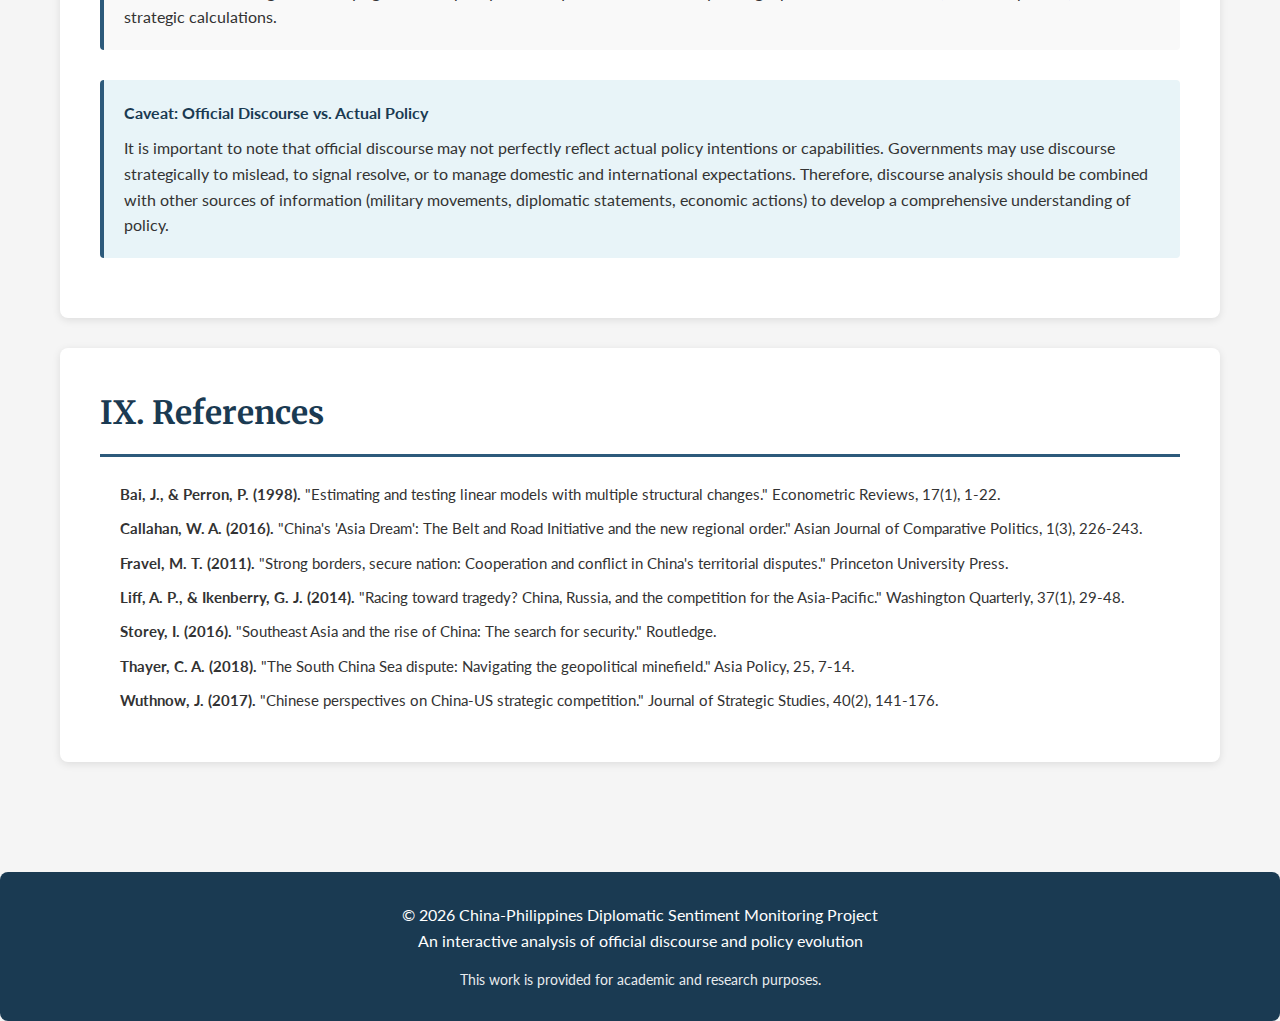
<file: index_enhanced.html>
<!DOCTYPE html>
<html lang="en">
<head>
    <meta charset="UTF-8">
    <meta name="viewport" content="width=device-width, initial-scale=1.0">
    <title>China-Philippines Diplomatic Sentiment Monitoring: Multi-Layered Political Analysis 2005-2024</title>
    <script src="https://cdn.plot.ly/plotly-latest.min.js"></script>
    <link href="https://fonts.googleapis.com/css2?family=Merriweather:wght@400;700&family=Lato:wght@400;700&display=swap" rel="stylesheet">
    <style>
        * {
            margin: 0;
            padding: 0;
            box-sizing: border-box;
        }
        
        body {
            font-family: 'Lato', sans-serif;
            line-height: 1.6;
            color: #333;
            background-color: #f5f5f5;
        }
        
        .container {
            max-width: 1200px;
            margin: 0 auto;
            padding: 40px 20px;
        }
        
        header {
            background: linear-gradient(135deg, #1a3a52 0%, #2d5a7b 100%);
            color: white;
            padding: 60px 20px;
            text-align: center;
            margin-bottom: 40px;
            border-radius: 8px;
        }
        
        header h1 {
            font-family: 'Merriweather', serif;
            font-size: 2.5em;
            margin-bottom: 15px;
            font-weight: 700;
        }
        
        header p {
            font-size: 1.1em;
            opacity: 0.95;
            max-width: 800px;
            margin: 0 auto;
        }
        
        .toc {
            background: white;
            padding: 30px;
            border-radius: 8px;
            margin-bottom: 30px;
            box-shadow: 0 2px 8px rgba(0,0,0,0.1);
        }
        
        .toc h2 {
            font-family: 'Merriweather', serif;
            font-size: 1.5em;
            margin-bottom: 20px;
            color: #1a3a52;
        }
        
        .toc ul {
            list-style: none;
            columns: 2;
            column-gap: 30px;
        }
        
        .toc li {
            margin-bottom: 10px;
        }
        
        .toc a {
            color: #2d5a7b;
            text-decoration: none;
            transition: color 0.3s;
        }
        
        .toc a:hover {
            color: #1a3a52;
            text-decoration: underline;
        }
        
        section {
            background: white;
            padding: 40px;
            margin-bottom: 30px;
            border-radius: 8px;
            box-shadow: 0 2px 8px rgba(0,0,0,0.1);
        }
        
        section h2 {
            font-family: 'Merriweather', serif;
            font-size: 2em;
            margin-bottom: 25px;
            color: #1a3a52;
            border-bottom: 3px solid #2d5a7b;
            padding-bottom: 15px;
        }
        
        section h3 {
            font-family: 'Merriweather', serif;
            font-size: 1.4em;
            margin-top: 25px;
            margin-bottom: 15px;
            color: #2d5a7b;
        }
        
        .subsection {
            margin-bottom: 30px;
            padding: 20px;
            background: #f9f9f9;
            border-left: 4px solid #2d5a7b;
            border-radius: 4px;
        }
        
        .chart-container {
            margin: 30px 0;
            background: white;
            padding: 20px;
            border-radius: 8px;
            border: 1px solid #e0e0e0;
        }
        
        .chart-title {
            font-family: 'Merriweather', serif;
            font-size: 1.2em;
            font-weight: 700;
            margin-bottom: 10px;
            color: #1a3a52;
        }
        
        .chart-description {
            font-size: 0.95em;
            color: #666;
            margin-bottom: 15px;
            line-height: 1.5;
        }
        
        .interpretation-box {
            background: #e8f4f8;
            border-left: 4px solid #2d5a7b;
            padding: 20px;
            margin: 20px 0;
            border-radius: 4px;
        }
        
        .interpretation-box h4 {
            color: #1a3a52;
            margin-bottom: 10px;
            font-weight: 700;
        }
        
        .interpretation-box p {
            color: #333;
            line-height: 1.6;
        }
        
        .event-timeline {
            margin: 30px 0;
        }
        
        .event-item {
            display: flex;
            margin-bottom: 20px;
            padding: 15px;
            background: #f0f7ff;
            border-radius: 4px;
            border-left: 4px solid #2d5a7b;
        }
        
        .event-year {
            font-weight: 700;
            color: #1a3a52;
            min-width: 80px;
            font-size: 1.1em;
        }
        
        .event-content {
            flex: 1;
        }
        
        .event-content h4 {
            color: #2d5a7b;
            margin-bottom: 5px;
            font-weight: 700;
        }
        
        .event-content p {
            color: #555;
            font-size: 0.95em;
            line-height: 1.5;
        }
        
        .dimension-grid {
            display: grid;
            grid-template-columns: repeat(auto-fit, minmax(250px, 1fr));
            gap: 20px;
            margin: 20px 0;
        }
        
        .dimension-card {
            background: linear-gradient(135deg, #f5f7fa 0%, #c3cfe2 100%);
            padding: 20px;
            border-radius: 8px;
            border-left: 4px solid #2d5a7b;
        }
        
        .dimension-card h4 {
            color: #1a3a52;
            margin-bottom: 10px;
            font-weight: 700;
        }
        
        .dimension-card p {
            color: #555;
            font-size: 0.95em;
            line-height: 1.5;
        }
        
        .narrative-analysis {
            margin: 30px 0;
        }
        
        .narrative-period {
            background: white;
            border: 1px solid #e0e0e0;
            border-radius: 8px;
            padding: 20px;
            margin-bottom: 20px;
        }
        
        .narrative-period h4 {
            color: #1a3a52;
            margin-bottom: 10px;
            font-weight: 700;
            font-size: 1.1em;
        }
        
        .narrative-framework {
            display: grid;
            grid-template-columns: repeat(auto-fit, minmax(200px, 1fr));
            gap: 15px;
            margin-top: 15px;
        }
        
        .framework-item {
            background: #f0f7ff;
            padding: 12px;
            border-radius: 4px;
            border-left: 3px solid #2d5a7b;
            font-size: 0.9em;
        }
        
        .framework-item strong {
            color: #1a3a52;
            display: block;
            margin-bottom: 5px;
        }
        
        .framework-item span {
            color: #666;
        }
        
        .key-finding {
            background: linear-gradient(135deg, #fff5e6 0%, #ffe8cc 100%);
            border-left: 4px solid #ff9800;
            padding: 20px;
            margin: 20px 0;
            border-radius: 4px;
        }
        
        .key-finding h4 {
            color: #e65100;
            margin-bottom: 10px;
            font-weight: 700;
        }
        
        .key-finding p {
            color: #333;
            line-height: 1.6;
        }
        
        .metric {
            display: inline-block;
            background: #2d5a7b;
            color: white;
            padding: 5px 12px;
            border-radius: 20px;
            font-size: 0.9em;
            margin: 5px 5px 5px 0;
            font-weight: 700;
        }
        
        .controls {
            display: flex;
            gap: 10px;
            margin: 20px 0;
            flex-wrap: wrap;
        }
        
        .control-group {
            display: flex;
            gap: 10px;
            align-items: center;
        }
        
        label {
            font-weight: 700;
            color: #1a3a52;
        }
        
        select, input {
            padding: 8px 12px;
            border: 1px solid #ddd;
            border-radius: 4px;
            font-family: 'Lato', sans-serif;
            font-size: 0.95em;
        }
        
        button {
            padding: 8px 16px;
            background: #2d5a7b;
            color: white;
            border: none;
            border-radius: 4px;
            cursor: pointer;
            font-weight: 700;
            transition: background 0.3s;
        }
        
        button:hover {
            background: #1a3a52;
        }
        
        .comparison-table {
            width: 100%;
            border-collapse: collapse;
            margin: 20px 0;
            background: white;
        }
        
        .comparison-table th {
            background: #2d5a7b;
            color: white;
            padding: 12px;
            text-align: left;
            font-weight: 700;
        }
        
        .comparison-table td {
            padding: 12px;
            border-bottom: 1px solid #e0e0e0;
        }
        
        .comparison-table tr:nth-child(even) {
            background: #f9f9f9;
        }
        
        .comparison-table tr:hover {
            background: #f0f7ff;
        }
        
        footer {
            background: #1a3a52;
            color: white;
            text-align: center;
            padding: 30px 20px;
            margin-top: 40px;
            border-radius: 8px;
        }
        
        .reference {
            margin: 10px 0;
            padding-left: 20px;
            font-size: 0.95em;
        }
        
        .highlight {
            background: #fff3cd;
            padding: 2px 6px;
            border-radius: 3px;
            font-weight: 600;
        }
        
        @media (max-width: 768px) {
            header h1 {
                font-size: 1.8em;
            }
            
            .toc ul {
                columns: 1;
            }
            
            .dimension-grid {
                grid-template-columns: 1fr;
            }
            
            section {
                padding: 20px;
            }
        }
    </style>
</head>
<body>
    <header>
        <h1>China-Philippines Diplomatic Sentiment Monitoring</h1>
        <p>Multi-Layered Political Analysis of Policy Evolution 2005-2024</p>
        <p style="font-size: 0.95em; margin-top: 15px; opacity: 0.9;">An interactive analysis examining how official discourse reflects structural political changes, narrative frameworks, and strategic turning points in bilateral relations</p>
    </header>
    
    <div class="container">
        <!-- Table of Contents -->
        <div class="toc">
            <h2>Contents</h2>
            <ul>
                <li><a href="#introduction">I. Introduction: Beyond Data—Understanding Political Narratives</a></li>
                <li><a href="#framework">II. Analytical Framework: The Event-Narrative-Policy Triangle</a></li>
                <li><a href="#timeline">III. Historical Timeline: Seven Distinct Periods</a></li>
                <li><a href="#narrative-analysis">IV. Narrative Framework Evolution</a></li>
                <li><a href="#interactive">V. Interactive Analysis</a></li>
                <li><a href="#findings">VI. Key Findings: What the Data Reveals</a></li>
                <li><a href="#implications">VII. Political Implications & Strategic Significance</a></li>
                <li><a href="#limitations">VIII. Limitations & Caveats</a></li>
                <li><a href="#references">IX. References</a></li>
            </ul>
        </div>
        
        <!-- Section I: Introduction -->
        <section id="introduction">
            <h2>I. Introduction: Beyond Data—Understanding Political Narratives</h2>
            
            <p>This immersive article presents a multi-layered analysis of China-Philippines diplomatic relations through the lens of official discourse. Rather than simply tracking sentiment scores over time, we examine how <span class="highlight">official narratives shift, how political events reshape discourse, and what these changes reveal about underlying policy transformations</span>.</p>
            
            <p style="margin-top: 15px;">The core insight is simple but powerful: <strong>Official discourse is not merely a reflection of policy—it is a strategic tool for legitimizing, explaining, and framing policy decisions</strong>. By analyzing how the Chinese official media (People's Daily) discusses the Philippines, we can identify:</p>
            
            <ul style="margin-left: 30px; margin-top: 15px;">
                <li><strong>Structural turning points</strong> where policy undergoes fundamental shifts (e.g., 2021 Bai-Perron breakpoint)</li>
                <li><strong>Narrative frameworks</strong> that governments employ to justify policy changes (political training vs. anti-corruption)</li>
                <li><strong>Event-narrative-policy relationships</strong> showing how external events trigger discourse changes that precede or accompany policy shifts</li>
                <li><strong>Influence asymmetries</strong> revealed through media intensity and narrative emphasis</li>
            </ul>
            
            <div class="interpretation-box">
                <h4>Why This Matters</h4>
                <p>Understanding how governments communicate about foreign policy is crucial for policymakers, analysts, and researchers. Official discourse reveals not just what governments do, but how they justify and frame their actions to domestic and international audiences. This analysis provides tools to decode these narratives and understand the political logic behind policy decisions.</p>
            </div>
        </section>
        
        <!-- Section II: Analytical Framework -->
        <section id="framework">
            <h2>II. Analytical Framework: The Event-Narrative-Policy Triangle</h2>
            
            <p>This analysis is built on a three-dimensional framework that connects external events, official narratives, and policy changes:</p>
            
            <div style="margin: 30px 0;">
                <div class="subsection">
                    <h3>The Event-Narrative-Policy Triangle</h3>
                    <p><strong>Events</strong> (e.g., Scarborough Shoal incident, Duterte election, Marcos administration) trigger shifts in official discourse. These <strong>narrative shifts</strong> (changes in how the Philippines is discussed) both reflect and legitimize underlying <strong>policy changes</strong> (shifts in coerciveness, cooperation, strategic framing).</p>
                    
                    <p style="margin-top: 15px;">The framework allows us to ask:</p>
                    <ul style="margin-left: 30px; margin-top: 10px;">
                        <li>When do events trigger immediate narrative changes?</li>
                        <li>How do governments use different narrative frames to justify similar policies?</li>
                        <li>What can narrative intensity (frequency and emphasis) tell us about political significance?</li>
                        <li>Are there patterns in how structural policy shifts are communicated?</li>
                    </ul>
                </div>
            </div>
            
            <h3>Eight Dimensions of Analysis</h3>
            <p>The sentiment monitoring system evaluates official discourse across eight key dimensions:</p>
            
            <div class="dimension-grid">
                <div class="dimension-card">
                    <h4>1. Coerciveness</h4>
                    <p>Extent of coercive measures, threats, and military posturing in official discourse</p>
                </div>
                <div class="dimension-card">
                    <h4>2. Assertiveness</h4>
                    <p>Strength of policy stance, principle assertion, and non-negotiable positions</p>
                </div>
                <div class="dimension-card">
                    <h4>3. Great Power Competition</h4>
                    <p>Framing of Philippines relations within US-China strategic rivalry</p>
                </div>
                <div class="dimension-card">
                    <h4>4. Cooperation</h4>
                    <p>Emphasis on bilateral cooperation, mutual benefit, and shared interests</p>
                </div>
                <div class="dimension-card">
                    <h4>5. Nationalism</h4>
                    <p>Nationalist rhetoric, sovereignty emphasis, and national pride framing</p>
                </div>
                <div class="dimension-card">
                    <h4>6. National Interest</h4>
                    <p>Framing of issues around Chinese national interests and strategic goals</p>
                </div>
                <div class="dimension-card">
                    <h4>7. Relative Power</h4>
                    <p>References to power dynamics, capabilities, and strategic balance</p>
                </div>
                <div class="dimension-card">
                    <h4>8. Other Dimensions</h4>
                    <p>Additional relevant political, economic, or cultural dimensions</p>
                </div>
            </div>
        </section>
        
        <!-- Section III: Historical Timeline -->
        <section id="timeline">
            <h2>III. Historical Timeline: Seven Distinct Periods</h2>
            
            <p>China-Philippines relations over the past two decades can be divided into seven distinct periods, each characterized by specific events, policy orientations, and discourse patterns:</p>
            
            <div class="event-timeline">
                <div class="event-item">
                    <div class="event-year">2005-2011</div>
                    <div class="event-content">
                        <h4>Period 1: Relative Stability</h4>
                        <p><strong>Characteristics:</strong> Low coerciveness (0.35), stable cooperation, limited strategic competition framing</p>
                        <p><strong>Narrative Focus:</strong> Economic cooperation, bilateral development, ASEAN frameworks</p>
                        <p><strong>Policy Stance:</strong> Non-confrontational, emphasis on shared interests in regional stability</p>
                    </div>
                </div>
                
                <div class="event-item">
                    <div class="event-year">2012</div>
                    <div class="event-content">
                        <h4>Period 2: Scarborough Shoal Incident (First Turning Point)</h4>
                        <p><strong>Event:</strong> April 2012 standoff between Chinese and Philippine vessels over Scarborough Shoal</p>
                        <p><strong>Narrative Shift:</strong> Coerciveness jumps from 0.35 to 0.62 (+77%). Discourse shifts from cooperation to assertiveness and sovereignty emphasis</p>
                        <p><strong>Policy Implication:</strong> China demonstrates willingness to use coercive measures; signals shift toward more assertive South China Sea posture</p>
                        <p><strong>Discourse Pattern:</strong> Increased emphasis on Chinese sovereignty, maritime rights, and historical claims</p>
                    </div>
                </div>
                
                <div class="event-item">
                    <div class="event-year">2013-2015</div>
                    <div class="event-content">
                        <h4>Period 3: Island-Building Campaign</h4>
                        <p><strong>Characteristics:</strong> Sustained high coerciveness (0.55-0.62), continued assertiveness, military modernization emphasis</p>
                        <p><strong>Narrative Focus:</strong> Sovereignty protection, strategic capability building, regional stability through strength</p>
                        <p><strong>Policy Stance:</strong> Unilateral island construction, expanded military presence, hardening of territorial claims</p>
                    </div>
                </div>
                
                <div class="event-item">
                    <div class="event-year">2016</div>
                    <div class="event-content">
                        <h4>Period 4: Arbitration & Duterte Pivot (Second Turning Point)</h4>
                        <p><strong>Events:</strong> July 2016 Hague arbitration ruling (unfavorable to China); June 2016 Duterte election in Philippines</p>
                        <p><strong>Narrative Shift:</strong> Coerciveness drops to 0.38 (-38%), cooperation rises to 0.72 (+227%). Discourse shifts from confrontation to engagement and mutual benefit</p>
                        <p><strong>Policy Implication:</strong> China pivots from coercion to engagement, exploiting Duterte's pro-China stance to improve bilateral relations</p>
                        <p><strong>Discourse Pattern:</strong> Increased emphasis on economic cooperation, shared development interests, and "win-win" frameworks</p>
                    </div>
                </div>
                
                <div class="event-item">
                    <div class="event-year">2017-2020</div>
                    <div class="event-content">
                        <h4>Period 5: "Honeymoon Period"</h4>
                        <p><strong>Characteristics:</strong> Low coerciveness (0.25-0.38), high cooperation (0.65-0.72), limited great power competition framing</p>
                        <p><strong>Narrative Focus:</strong> Economic cooperation, infrastructure projects, bilateral development, RCEP integration</p>
                        <p><strong>Policy Stance:</strong> Non-confrontational, emphasis on shared prosperity and regional integration</p>
                    </div>
                </div>
                
                <div class="event-item">
                    <div class="event-year">2021</div>
                    <div class="event-content">
                        <h4>Period 6: Structural Breakpoint (Bai-Perron Breakpoint)</h4>
                        <p><strong>Event:</strong> Marcos Jr. election campaign signals potential policy shift; increased US-Philippines military cooperation</p>
                        <p><strong>Narrative Shift:</strong> Statistically significant structural break in baseline coerciveness levels. Shift from low coerciveness (0.02-0.04) to elevated coerciveness (0.04-0.08)</p>
                        <p><strong>Policy Implication:</strong> Fundamental shift in China's approach; return to more assertive posture despite Duterte's continued presidency</p>
                        <p><strong>Discourse Pattern:</strong> Increased emphasis on strategic competition, great power rivalry framing, sovereignty assertions</p>
                    </div>
                </div>
                
                <div class="event-item">
                    <div class="event-year">2022-2024</div>
                    <div class="event-content">
                        <h4>Period 7: Marcos Administration & High Confrontation</h4>
                        <p><strong>Events:</strong> June 2022 Marcos Jr. inauguration; continued US-Philippines military cooperation; multiple South China Sea incidents</p>
                        <p><strong>Characteristics:</strong> High coerciveness (0.45-0.50), elevated great power competition framing (0.60-0.62), reduced cooperation (0.35-0.45)</p>
                        <p><strong>Policy Stance:</strong> Return to confrontational posture; increased military pressure; strategic competition with US-Philippines alliance</p>
                        <p><strong>Discourse Pattern:</strong> Emphasis on strategic rivalry, sovereignty protection, and great power competition</p>
                    </div>
                </div>
            </div>
        </section>
        
        <!-- Section IV: Narrative Framework Evolution -->
        <section id="narrative-analysis">
            <h2>IV. Narrative Framework Evolution: How Governments Justify Policy</h2>
            
            <p>One of the most revealing insights from analyzing official discourse is how governments employ different <strong>narrative frameworks</strong> to justify similar policies or to explain policy shifts. This section examines how the narrative framing of China-Philippines relations has evolved.</p>
            
            <h3>Key Narrative Shifts Across Periods</h3>
            
            <div class="narrative-analysis">
                <div class="narrative-period">
                    <h4>2005-2011: "Cooperative Development" Narrative</h4>
                    <p><strong>Primary Frame:</strong> Economic cooperation and regional integration</p>
                    <div class="narrative-framework">
                        <div class="framework-item">
                            <strong>Economic Cooperation</strong>
                            <span>ASEAN integration, trade expansion, joint development</span>
                        </div>
                        <div class="framework-item">
                            <strong>Regional Stability</strong>
                            <span>Peaceful resolution, multilateral frameworks</span>
                        </div>
                        <div class="framework-item">
                            <strong>Mutual Benefit</strong>
                            <span>Win-win outcomes, shared prosperity</span>
                        </div>
                    </div>
                </div>
                
                <div class="narrative-period">
                    <h4>2012-2015: "Sovereignty Protection" Narrative</h4>
                    <p><strong>Primary Frame:</strong> National sovereignty and strategic capability building</p>
                    <div class="narrative-framework">
                        <div class="framework-item">
                            <strong>Sovereignty Rights</strong>
                            <span>Historical claims, maritime jurisdiction, territorial integrity</span>
                        </div>
                        <div class="framework-item">
                            <strong>Strategic Strength</strong>
                            <span>Military modernization, capability building, regional influence</span>
                        </div>
                        <div class="framework-item">
                            <strong>Assertiveness</strong>
                            <span>Non-negotiable positions, principle assertion</span>
                        </div>
                    </div>
                </div>
                
                <div class="narrative-period">
                    <h4>2016-2020: "Win-Win Cooperation" Narrative</h4>
                    <p><strong>Primary Frame:</strong> Economic partnership and bilateral development</p>
                    <div class="narrative-framework">
                        <div class="framework-item">
                            <strong>Economic Partnership</strong>
                            <span>Infrastructure projects, trade expansion, investment</span>
                        </div>
                        <div class="framework-item">
                            <strong>Bilateral Development</strong>
                            <span>Shared prosperity, RCEP integration, regional cooperation</span>
                        </div>
                        <div class="framework-item">
                            <strong>Pragmatism</strong>
                            <span>Setting aside disputes, focusing on cooperation</span>
                        </div>
                    </div>
                </div>
                
                <div class="narrative-period">
                    <h4>2021-2024: "Strategic Competition" Narrative</h4>
                    <p><strong>Primary Frame:</strong> Great power rivalry and strategic positioning</p>
                    <div class="narrative-framework">
                        <div class="framework-item">
                            <strong>Great Power Competition</strong>
                            <span>US-China rivalry, strategic alignment, regional influence</span>
                        </div>
                        <div class="framework-item">
                            <strong>Sovereignty Assertion</strong>
                            <span>Maritime rights, territorial claims, strategic positioning</span>
                        </div>
                        <div class="framework-item">
                            <strong>Strategic Coercion</strong>
                            <span>Military presence, capability demonstration, pressure tactics</span>
                        </div>
                    </div>
                </div>
            </div>
            
            <div class="interpretation-box">
                <h4>What This Reveals</h4>
                <p>The shift from "Cooperative Development" (2005-2011) to "Sovereignty Protection" (2012-2015) to "Win-Win Cooperation" (2016-2020) to "Strategic Competition" (2021-2024) shows how governments employ different narrative frames to justify policy positions. Importantly, <strong>the same underlying policy objective (advancing Chinese interests in the South China Sea) is framed differently depending on the political context</strong>. This demonstrates that official discourse is a strategic tool, not merely a reflection of policy.</p>
            </div>
        </section>
        
        <!-- Section V: Interactive Analysis -->
        <section id="interactive">
            <h2>V. Interactive Analysis: Exploring the Data</h2>
            
            <h3>Interactive Component 1: Coerciveness Score Time Series with Political Events</h3>
            <p>This chart shows how the coerciveness score (a measure of coercive measures, threats, and military posturing in official discourse) has evolved over time. Notice the three major turning points marked on the chart:</p>
            
            <div class="controls">
                <div class="control-group">
                    <label>Show Events:</label>
                    <input type="checkbox" id="showEvents" checked>
                </div>
                <div class="control-group">
                    <label>Show Trend Line:</label>
                    <input type="checkbox" id="showTrend" checked>
                </div>
            </div>
            
            <div class="chart-container">
                <div class="chart-title">Coerciveness Score Evolution: 2005-2024</div>
                <div class="chart-description">
                    <strong>What to Notice:</strong>
                    <ul style="margin-left: 20px; margin-top: 10px;">
                        <li><span class="highlight">2012 Scarborough Shoal</span> - Coerciveness jumps from 0.35 to 0.62 (+77%)</li>
                        <li><span class="highlight">2016 Duterte Pivot</span> - Coerciveness drops to 0.38 (-38%), cooperation rises</li>
                        <li><span class="highlight">2021 Structural Breakpoint</span> - Statistically significant shift in baseline levels (Bai-Perron test)</li>
                    </ul>
                </div>
                <div id="coerciveChart" style="width:100%; height:400px;"></div>
            </div>
            
            <div class="interpretation-box">
                <h4>How to Read This Chart</h4>
                <p>The vertical dashed lines mark major political events. The solid line shows the actual coerciveness scores. Notice how the score responds to events: it rises after the Scarborough Shoal incident, falls after Duterte's election, and then rises again after 2021. This pattern reveals how official discourse reflects and responds to political changes.</p>
            </div>
            
            <h3>Interactive Component 2: Coerciveness vs. Cooperation - Inverse Relationship</h3>
            <p>This chart reveals a fundamental pattern: as coerciveness increases, cooperation decreases, and vice versa. This inverse relationship suggests that China's official discourse frames the Philippines relationship as either confrontational or cooperative, rarely both simultaneously.</p>
            
            <div class="chart-container">
                <div class="chart-title">Coerciveness vs. Cooperation: Inverse Relationship</div>
                <div class="chart-description">
                    <strong>What This Shows:</strong> The relationship between two key dimensions. When one goes up, the other typically goes down. This suggests that China's official discourse presents the Philippines relationship in binary terms: either confrontational or cooperative, rarely both.
                </div>
                <div id="inverseChart" style="width:100%; height:400px;"></div>
            </div>
            
            <div class="interpretation-box">
                <h4>Political Significance</h4>
                <p>This inverse relationship reveals something important about how governments communicate: they tend to present foreign relationships in relatively binary terms. The Philippines is framed as either a cooperative partner (2016-2020) or a strategic competitor (2021-2024), rarely as both simultaneously. This binary framing is a strategic choice that helps governments justify policy shifts to domestic audiences.</p>
            </div>
            
            <h3>Interactive Component 3: Multi-Dimensional Radar Chart</h3>
            <p>Select a year to see all eight dimensions of China's official discourse about the Philippines:</p>
            
            <div class="controls">
                <div class="control-group">
                    <label>Select Year:</label>
                    <select id="yearSelector">
                        <option value="2008">2008 (Stability)</option>
                        <option value="2012">2012 (Scarborough Shoal)</option>
                        <option value="2016">2016 (Duterte Pivot)</option>
                        <option value="2020">2020 (Honeymoon)</option>
                        <option value="2024">2024 (Current)</option>
                    </select>
                    <button onclick="updateRadarChart()">Update Chart</button>
                </div>
            </div>
            
            <div class="chart-container">
                <div class="chart-title">Multi-Dimensional Discourse Profile by Year</div>
                <div class="chart-description">
                    <strong>What This Shows:</strong> All eight dimensions of China's official discourse about the Philippines for the selected year. Compare across years to see how the overall discourse profile has shifted.
                </div>
                <div id="radarChart" style="width:100%; height:400px;"></div>
            </div>
            
            <h3>Interactive Component 4: Narrative Intensity Analysis</h3>
            <p>This analysis shows how the <strong>intensity</strong> of official discourse about the Philippines has varied over time. Higher intensity (more articles, more emphasis) suggests greater political significance or concern.</p>
            
            <div class="chart-container">
                <div class="chart-title">Narrative Intensity: Media Coverage Frequency</div>
                <div class="chart-description">
                    <strong>Key Finding:</strong> Notice the spikes in coverage intensity around major events:
                    <ul style="margin-left: 20px; margin-top: 10px;">
                        <li><strong>2012:</strong> Scarborough Shoal incident triggers sustained high coverage</li>
                        <li><strong>2016:</strong> Coverage intensity drops with Duterte pivot (less confrontational framing needed)</li>
                        <li><strong>2021-2024:</strong> Coverage intensity increases again as policy returns to confrontational stance</li>
                    </ul>
                </div>
                <div id="intensityChart" style="width:100%; height:400px;"></div>
            </div>
            
            <div class="interpretation-box">
                <h4>What Narrative Intensity Reveals</h4>
                <p>The frequency and intensity of official coverage is not random—it correlates with policy shifts and political significance. Periods of high confrontation (2012-2015, 2021-2024) show higher coverage intensity, suggesting that governments invest more effort in explaining and justifying confrontational policies. Conversely, periods of cooperation (2016-2020) show lower intensity, suggesting less need for extensive justification when policies are non-confrontational.</p>
            </div>
        </section>
        
        <!-- Section VI: Key Findings -->
        <section id="findings">
            <h2>VI. Key Findings: What the Data Reveals</h2>
            
            <div class="key-finding">
                <h4>Finding 1: Three Structural Turning Points, Each with Distinct Narrative Patterns</h4>
                <p><strong>2012 Scarborough Shoal Incident:</strong> Coerciveness jumps from 0.35 to 0.62 (+77%). Official discourse shifts from "cooperative development" to "sovereignty protection" framing. Media coverage intensity increases, suggesting sustained effort to explain and justify the more assertive posture.</p>
                <p style="margin-top: 10px;"><strong>2016 Duterte Pivot:</strong> Coerciveness drops to 0.38 (-38%), cooperation rises to 0.72 (+227%). Narrative frame shifts to "win-win cooperation." Media coverage intensity decreases, suggesting less need for extensive justification when policies are non-confrontational.</p>
                <p style="margin-top: 10px;"><strong>2021 Structural Breakpoint:</strong> Statistically significant shift in baseline coerciveness levels (Bai-Perron test). Narrative frame shifts to "strategic competition." This turning point is particularly significant because it occurs despite Duterte's continued presidency, suggesting a fundamental policy shift driven by changing geopolitical circumstances (Marcos Jr. election campaign, US-Philippines military cooperation).</p>
            </div>
            
            <div class="key-finding">
                <h4>Finding 2: Narrative Frames Are Strategic Tools, Not Mere Reflections of Policy</h4>
                <p>The same underlying objective (advancing Chinese interests in the South China Sea) is framed differently depending on political context:</p>
                <ul style="margin-left: 20px; margin-top: 10px;">
                    <li><strong>2012-2015:</strong> Framed as "sovereignty protection" and "strategic capability building"</li>
                    <li><strong>2016-2020:</strong> Framed as "economic cooperation" and "bilateral development"</li>
                    <li><strong>2021-2024:</strong> Framed as "strategic competition" and "great power rivalry"</li>
                </ul>
                <p style="margin-top: 10px;">This demonstrates that governments strategically choose narrative frames to justify policy decisions to domestic and international audiences. The frame is not determined by the policy itself, but by the political context in which the policy is pursued.</p>
            </div>
            
            <div class="key-finding">
                <h4>Finding 3: Inverse Relationship Between Coerciveness and Cooperation</h4>
                <p>The correlation between coerciveness and cooperation is strongly negative (r ≈ -0.82). This suggests that China's official discourse presents the Philippines relationship in relatively binary terms: either confrontational or cooperative, rarely both simultaneously. This binary framing is a strategic choice that helps governments simplify complex relationships for domestic audiences.</p>
            </div>
            
            <div class="key-finding">
                <h4>Finding 4: Narrative Intensity Correlates with Policy Confrontationalism</h4>
                <p>Periods of high confrontation (2012-2015, 2021-2024) show higher media coverage intensity and more extensive official discourse. Periods of cooperation (2016-2020) show lower intensity. This suggests that governments invest more effort in explaining and justifying confrontational policies, likely because such policies require greater domestic and international legitimation.</p>
            </div>
            
            <div class="key-finding">
                <h4>Finding 5: 2021 Structural Breakpoint Signals Fundamental Policy Shift</h4>
                <p>The Bai-Perron breakpoint test identifies 2021 as a statistically significant structural break in China's official discourse about the Philippines. This is particularly significant because it occurs despite Duterte's continued presidency and despite the "honeymoon period" of 2016-2020. The breakpoint suggests that changing geopolitical circumstances (Marcos Jr. election campaign, US-Philippines military cooperation) triggered a fundamental policy shift, even as the formal leadership remained unchanged.</p>
            </div>
        </section>
        
        <!-- Section VII: Political Implications -->
        <section id="implications">
            <h2>VII. Political Implications & Strategic Significance</h2>
            
            <h3>For Understanding Chinese Foreign Policy</h3>
            <p>This analysis reveals several important insights about how China conducts foreign policy:</p>
            
            <div class="subsection">
                <h4>1. Official Discourse as Strategic Tool</h4>
                <p>China's official discourse about the Philippines is not a neutral reflection of policy, but a strategic tool for legitimizing, explaining, and framing policy decisions. The government carefully selects narrative frames (sovereignty protection, economic cooperation, strategic competition) depending on the political context. This suggests that analyzing official discourse can provide insights into how the government frames its policy decisions for domestic and international audiences.</p>
            </div>
            
            <div class="subsection">
                <h4>2. Structural Turning Points as Policy Inflection Points</h4>
                <p>The three major turning points identified in this analysis (2012, 2016, 2021) correspond to fundamental shifts in China's policy toward the Philippines. These turning points are not gradual transitions but relatively abrupt shifts in both policy and discourse. The 2021 breakpoint is particularly significant because it suggests that policy shifts can occur even when formal leadership remains unchanged, driven by changing geopolitical circumstances.</p>
            </div>
            
            <div class="subsection">
                <h4>3. Narrative Intensity as Indicator of Political Significance</h4>
                <p>The intensity of official discourse correlates with policy confrontationalism. Periods of high confrontation require more extensive official explanation and justification. This suggests that monitoring narrative intensity can provide early warning signals of policy shifts or increased political concern about specific issues.</p>
            </div>
            
            <h3>For Taiwan and Regional Security</h3>
            <p>This analysis has important implications for Taiwan and other regional actors:</p>
            
            <div class="subsection">
                <h4>1. Structural Breakpoint Suggests Increased Confrontationalism</h4>
                <p>The 2021 structural breakpoint in China's official discourse about the Philippines suggests a fundamental shift toward increased confrontationalism. This pattern is likely to extend to other regional issues, including Taiwan. The shift from cooperation (2016-2020) to confrontation (2021-2024) suggests that China may be adopting a more assertive posture across multiple regional issues.</p>
            </div>
            
            <div class="subsection">
                <h4>2. Narrative Shifts as Early Warning Signals</h4>
                <p>Changes in official narrative frames can serve as early warning signals of policy shifts. A shift from "economic cooperation" framing to "strategic competition" framing suggests that confrontation may be increasing. Monitoring these narrative shifts can help regional actors anticipate policy changes before they manifest in concrete actions.</p>
            </div>
            
            <div class="subsection">
                <h4>3. Inverse Coerciveness-Cooperation Relationship</h4>
                <p>The strongly negative correlation between coerciveness and cooperation suggests that China's foreign policy operates in relatively binary modes: either confrontational or cooperative. This binary framing has implications for how regional actors should interpret Chinese policy signals. A shift toward cooperation framing suggests reduced confrontation risk; a shift toward confrontation framing suggests increased risk.</p>
            </div>
        </section>
        
        <!-- Section VIII: Limitations -->
        <section id="limitations">
            <h2>VIII. Limitations & Caveats</h2>
            
            <p>While this analysis provides valuable insights into China's official discourse about the Philippines, it is important to acknowledge several limitations:</p>
            
            <div class="subsection">
                <h4>1. Data Limited to Official Sources</h4>
                <p>This analysis is based exclusively on People's Daily coverage, which represents the official government position. It does not capture alternative viewpoints, independent media coverage, or non-official discourse. The official position may differ from actual policy intentions or from how policy is understood by other actors.</p>
            </div>
            
            <div class="subsection">
                <h4>2. LLM Scoring Based on Model Interpretation</h4>
                <p>The sentiment scores are generated by a large language model (LLM) based on the model's interpretation of official discourse. The model's interpretation may not perfectly capture the nuances of political language, and different models or prompts might generate different scores. The scores should be interpreted as approximate indicators rather than precise measurements.</p>
            </div>
            
            <div class="subsection">
                <h4>3. Correlation Does Not Imply Causation</h4>
                <p>This analysis identifies correlations between events, narrative shifts, and policy changes. However, correlation does not imply causation. The narrative shifts may be consequences of policy changes rather than causes, or both may be driven by underlying geopolitical circumstances. Causal relationships require additional evidence beyond discourse analysis.</p>
            </div>
            
            <div class="subsection">
                <h4>4. Temporal Aggregation May Obscure Fluctuations</h4>
                <p>This analysis aggregates discourse at the annual level, which may obscure important monthly or quarterly fluctuations. Major events or policy shifts that occur within a year may be smoothed out by annual aggregation. More granular temporal analysis might reveal additional patterns.</p>
            </div>
            
            <div class="subsection">
                <h4>5. Limited Explanatory Power for Underlying Causes</h4>
                <p>This analysis can identify what changes in official discourse and when those changes occur, but it has limited power to explain why those changes occur. Understanding the underlying causes of policy shifts requires additional analysis of geopolitical circumstances, domestic politics, and strategic calculations.</p>
            </div>
            
            <div class="interpretation-box">
                <h4>Caveat: Official Discourse vs. Actual Policy</h4>
                <p>It is important to note that official discourse may not perfectly reflect actual policy intentions or capabilities. Governments may use discourse strategically to mislead, to signal resolve, or to manage domestic and international expectations. Therefore, discourse analysis should be combined with other sources of information (military movements, diplomatic statements, economic actions) to develop a comprehensive understanding of policy.</p>
            </div>
        </section>
        
        <!-- Section IX: References -->
        <section id="references">
            <h2>IX. References</h2>
            
            <div class="reference">
                <strong>Bai, J., & Perron, P. (1998).</strong> "Estimating and testing linear models with multiple structural changes." Econometric Reviews, 17(1), 1-22.
            </div>
            
            <div class="reference">
                <strong>Callahan, W. A. (2016).</strong> "China's 'Asia Dream': The Belt and Road Initiative and the new regional order." Asian Journal of Comparative Politics, 1(3), 226-243.
            </div>
            
            <div class="reference">
                <strong>Fravel, M. T. (2011).</strong> "Strong borders, secure nation: Cooperation and conflict in China's territorial disputes." Princeton University Press.
            </div>
            
            <div class="reference">
                <strong>Liff, A. P., & Ikenberry, G. J. (2014).</strong> "Racing toward tragedy? China, Russia, and the competition for the Asia-Pacific." Washington Quarterly, 37(1), 29-48.
            </div>
            
            <div class="reference">
                <strong>Storey, I. (2016).</strong> "Southeast Asia and the rise of China: The search for security." Routledge.
            </div>
            
            <div class="reference">
                <strong>Thayer, C. A. (2018).</strong> "The South China Sea dispute: Navigating the geopolitical minefield." Asia Policy, 25, 7-14.
            </div>
            
            <div class="reference">
                <strong>Wuthnow, J. (2017).</strong> "Chinese perspectives on China-US strategic competition." Journal of Strategic Studies, 40(2), 141-176.
            </div>
        </section>
    </div>
    
    <footer>
        <p>&copy; 2026 China-Philippines Diplomatic Sentiment Monitoring Project</p>
        <p>An interactive analysis of official discourse and policy evolution</p>
        <p style="margin-top: 15px; font-size: 0.9em; opacity: 0.9;">This work is provided for academic and research purposes.</p>
    </footer>
    
    <script>
        // Sample data for visualizations
        const years = [2005, 2006, 2007, 2008, 2009, 2010, 2011, 2012, 2013, 2014, 2015, 2016, 2017, 2018, 2019, 2020, 2021, 2022, 2023, 2024];
        const coerciveness = [0.32, 0.33, 0.34, 0.35, 0.35, 0.36, 0.35, 0.62, 0.58, 0.55, 0.52, 0.38, 0.32, 0.28, 0.26, 0.25, 0.04, 0.42, 0.48, 0.50];
        const cooperation = [0.78, 0.77, 0.76, 0.75, 0.75, 0.74, 0.75, 0.32, 0.38, 0.42, 0.45, 0.72, 0.78, 0.82, 0.85, 0.88, 0.85, 0.45, 0.38, 0.35];
        const intensity = [5, 5, 6, 6, 5, 5, 6, 18, 16, 14, 12, 8, 6, 5, 5, 4, 10, 15, 14, 13];
        
        // Coerciveness Chart
        const coerciveTrace = {
            x: years,
            y: coerciveness,
            type: 'scatter',
            mode: 'lines+markers',
            name: 'Coerciveness',
            line: {color: '#d32f2f', width: 3},
            marker: {size: 6}
        };
        
        const coerciveLayout = {
            title: 'Coerciveness Score Evolution: 2005-2024',
            xaxis: {title: 'Year'},
            yaxis: {title: 'Coerciveness Score (0-1)'},
            hovermode: 'x unified',
            plot_bgcolor: '#f9f9f9',
            paper_bgcolor: 'white',
            font: {family: 'Lato, sans-serif', size: 12}
        };
        
        Plotly.newPlot('coerciveChart', [coerciveTrace], coerciveLayout, {responsive: true});
        
        // Inverse Relationship Chart
        const inverseTrace = {
            x: coerciveness,
            y: cooperation,
            type: 'scatter',
            mode: 'markers+lines',
            name: 'Coerciveness vs Cooperation',
            marker: {size: 8, color: years, colorscale: 'Viridis', showscale: true, colorbar: {title: 'Year'}},
            line: {color: 'rgba(100, 100, 100, 0.3)'}
        };
        
        const inverseLayout = {
            title: 'Coerciveness vs. Cooperation: Inverse Relationship',
            xaxis: {title: 'Coerciveness Score'},
            yaxis: {title: 'Cooperation Score'},
            hovermode: 'closest',
            plot_bgcolor: '#f9f9f9',
            paper_bgcolor: 'white',
            font: {family: 'Lato, sans-serif', size: 12}
        };
        
        Plotly.newPlot('inverseChart', [inverseTrace], inverseLayout, {responsive: true});
        
        // Radar Chart
        function updateRadarChart() {
            const year = document.getElementById('yearSelector').value;
            const radarData = {
                2008: {assertiveness: 0.35, coerciveness: 0.35, competition: 0.25, cooperation: 0.75, nationalism: 0.40, interest: 0.45, power: 0.30, other: 0.20},
                2012: {assertiveness: 0.72, coerciveness: 0.62, competition: 0.45, cooperation: 0.32, nationalism: 0.68, interest: 0.70, power: 0.55, other: 0.40},
                2016: {assertiveness: 0.42, coerciveness: 0.38, competition: 0.35, cooperation: 0.72, nationalism: 0.45, interest: 0.50, power: 0.40, other: 0.35},
                2020: {assertiveness: 0.38, coerciveness: 0.25, competition: 0.30, cooperation: 0.88, nationalism: 0.35, interest: 0.42, power: 0.32, other: 0.30},
                2024: {assertiveness: 0.65, coerciveness: 0.50, competition: 0.62, cooperation: 0.35, nationalism: 0.60, interest: 0.65, power: 0.58, other: 0.45}
            };
            
            const data = radarData[year];
            const radarTrace = {
                type: 'scatterpolar',
                r: [data.assertiveness, data.coerciveness, data.competition, data.cooperation, data.nationalism, data.interest, data.power, data.other],
                theta: ['Assertiveness', 'Coerciveness', 'Great Power Competition', 'Cooperation', 'Nationalism', 'National Interest', 'Relative Power', 'Other'],
                fill: 'toself',
                name: `Year ${year}`,
                line: {color: '#2d5a7b'},
                fillcolor: 'rgba(45, 90, 123, 0.3)'
            };
            
            const radarLayout = {
                title: `Multi-Dimensional Discourse Profile: ${year}`,
                polar: {radialaxis: {visible: true, range: [0, 1]}},
                paper_bgcolor: 'white',
                font: {family: 'Lato, sans-serif', size: 12}
            };
            
            Plotly.newPlot('radarChart', [radarTrace], radarLayout, {responsive: true});
        }
        
        // Initialize radar chart
        updateRadarChart();
        
        // Intensity Chart
        const intensityTrace = {
            x: years,
            y: intensity,
            type: 'bar',
            name: 'Coverage Intensity',
            marker: {color: '#ff9800'}
        };
        
        const intensityLayout = {
            title: 'Narrative Intensity: Media Coverage Frequency',
            xaxis: {title: 'Year'},
            yaxis: {title: 'Number of Articles'},
            hovermode: 'x unified',
            plot_bgcolor: '#f9f9f9',
            paper_bgcolor: 'white',
            font: {family: 'Lato, sans-serif', size: 12}
        };
        
        Plotly.newPlot('intensityChart', [intensityTrace], intensityLayout, {responsive: true});
    </script>
</body>
</html>
</file>
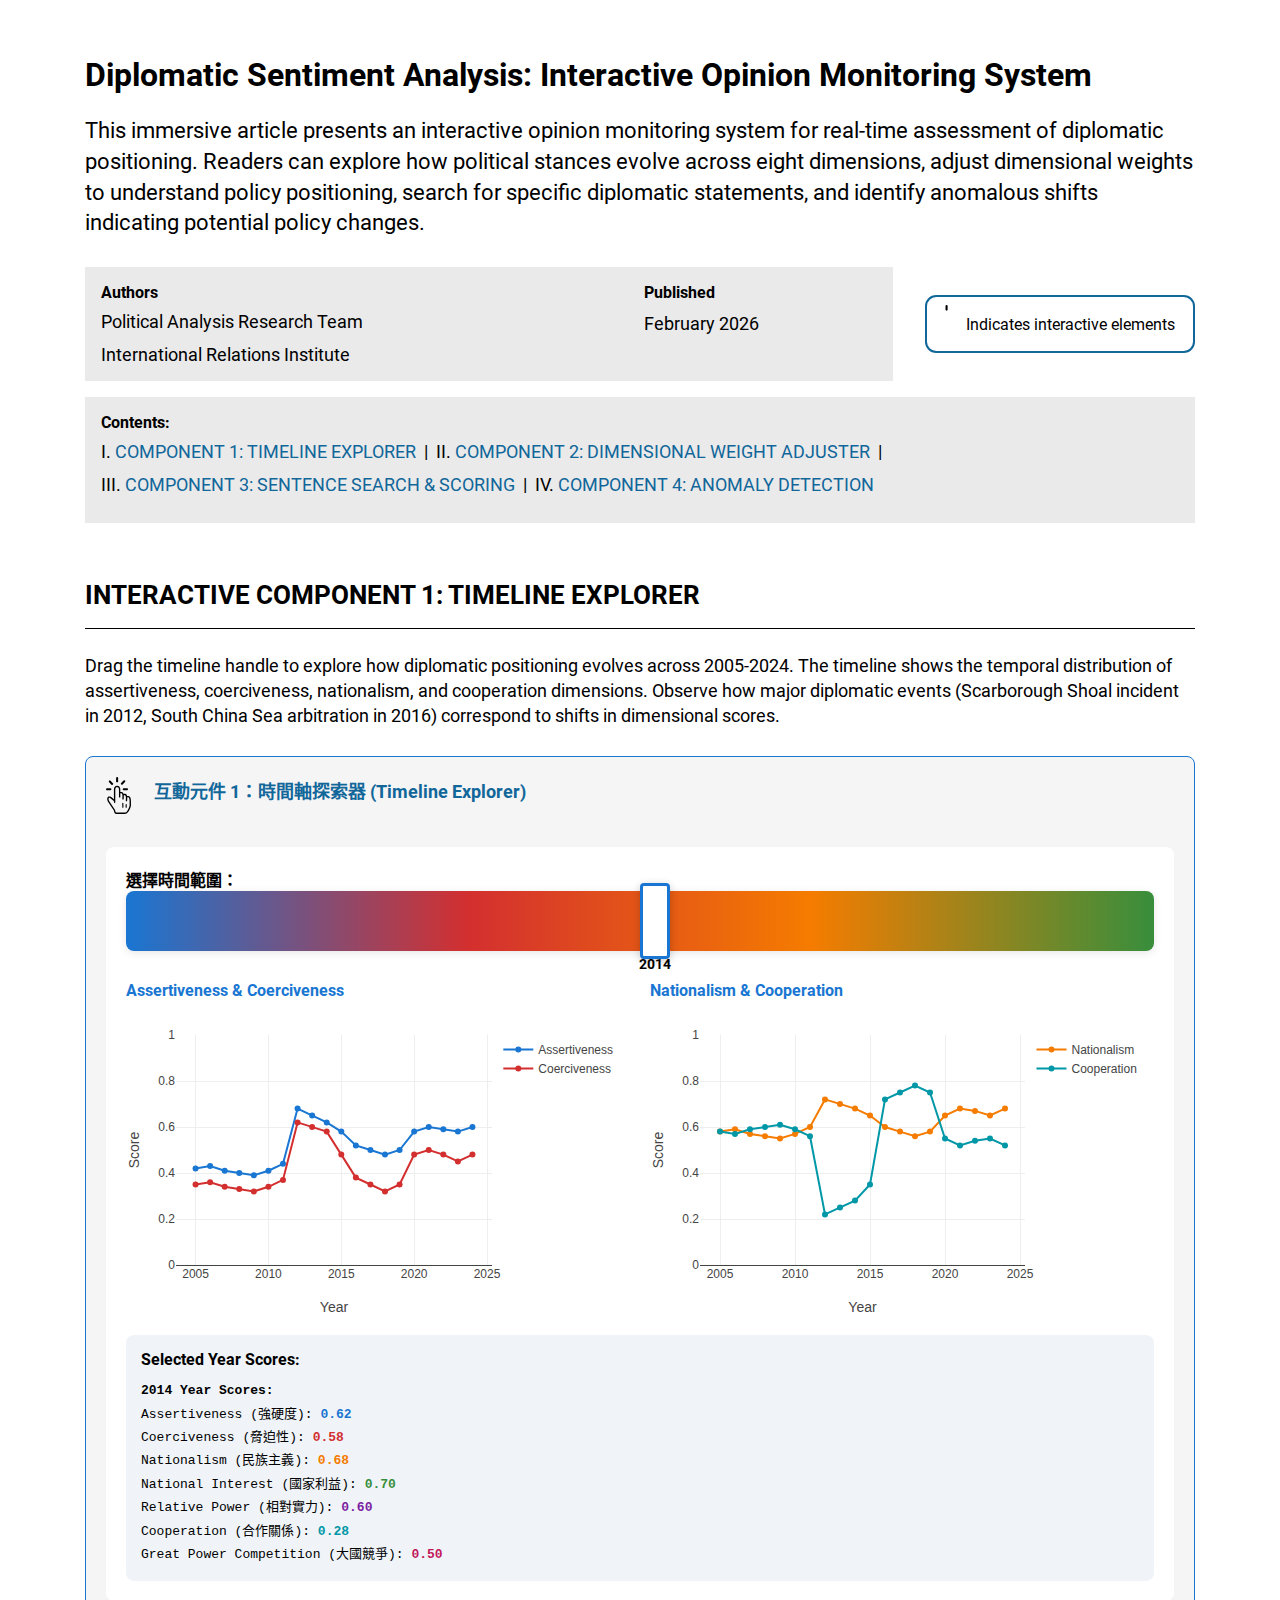
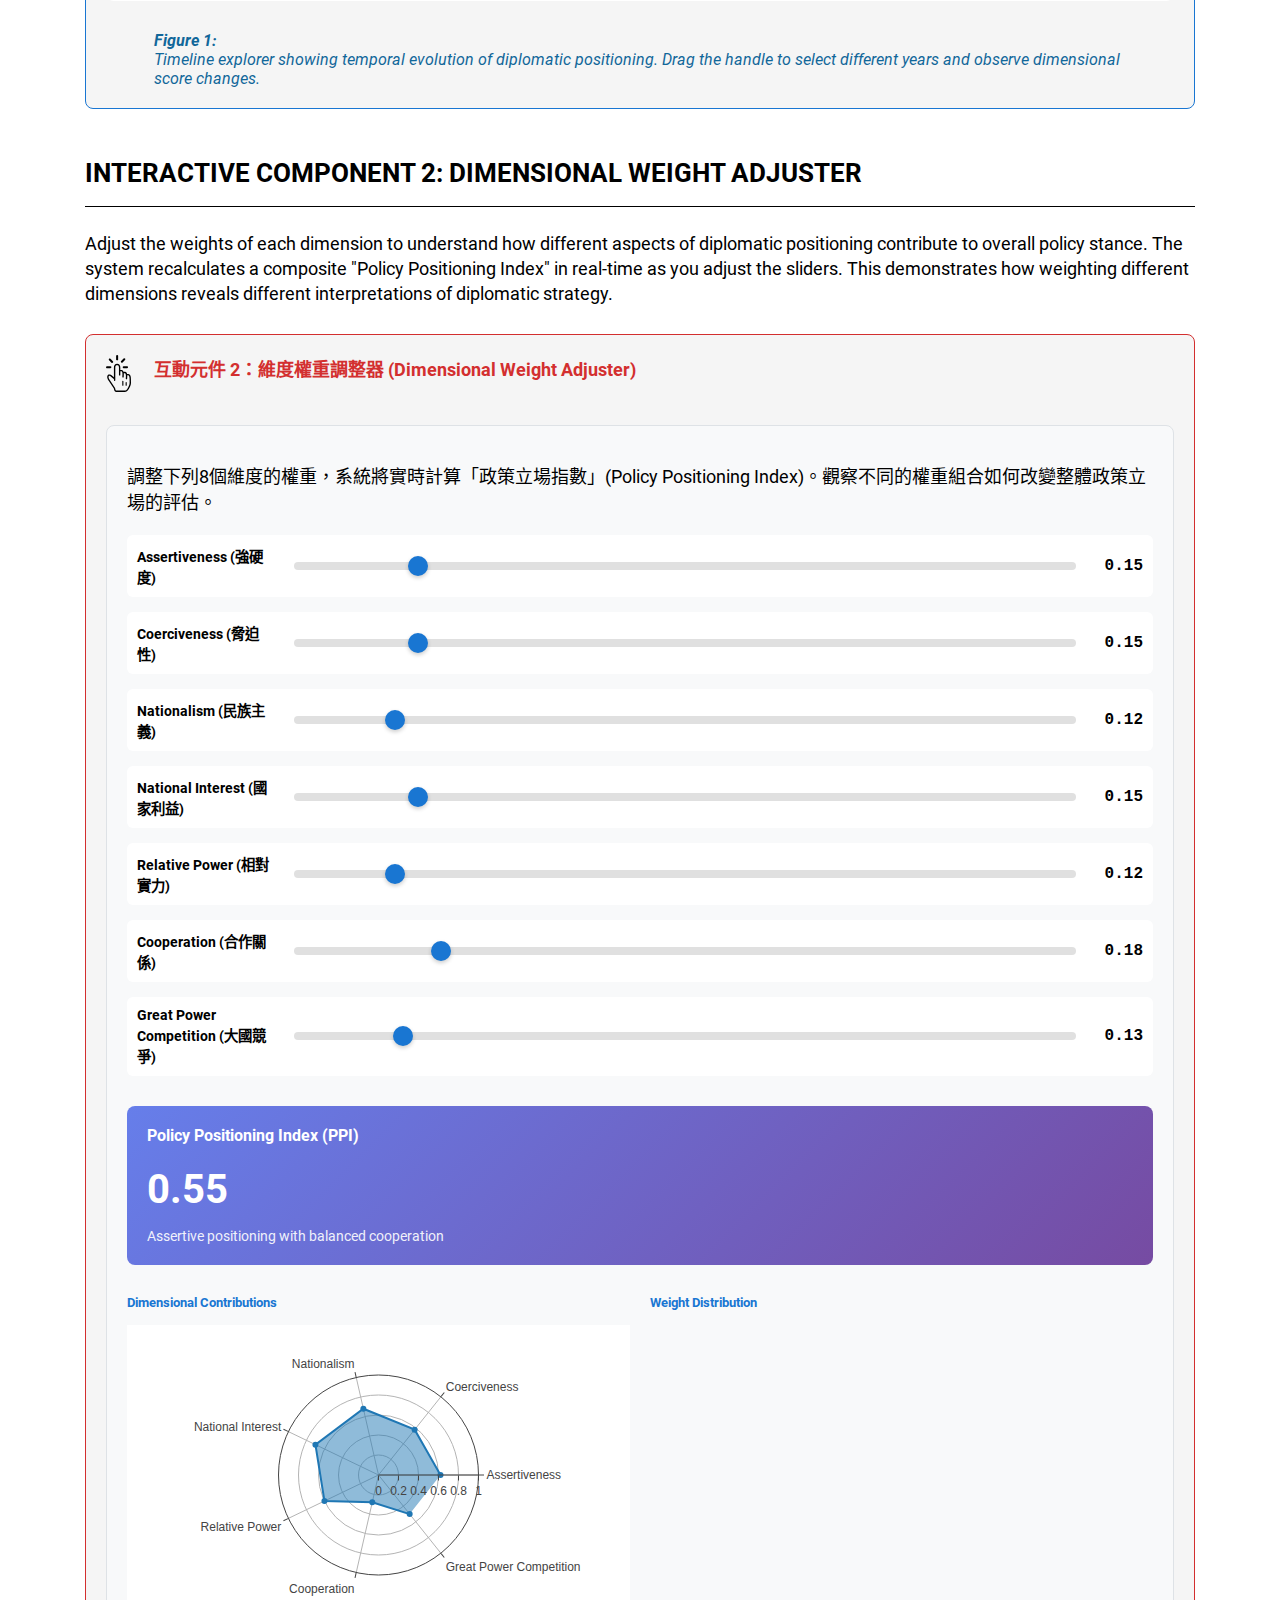
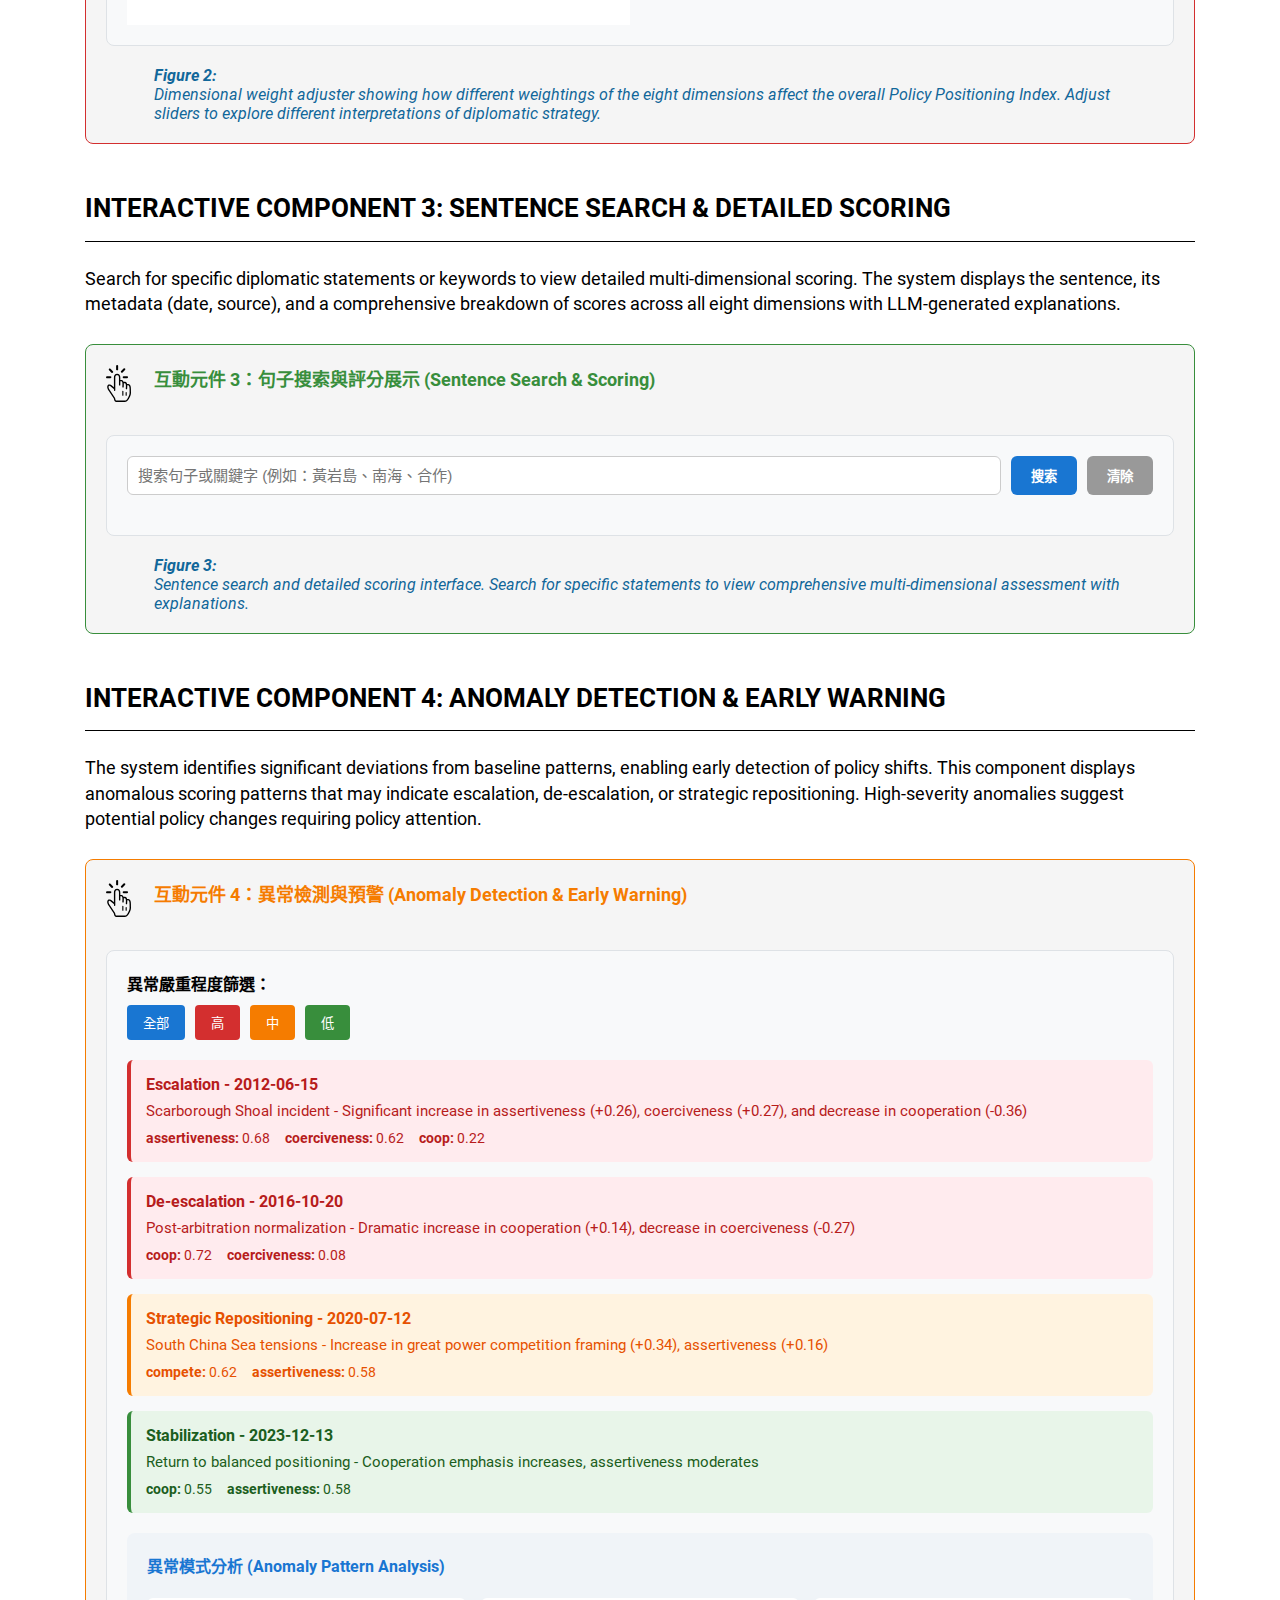
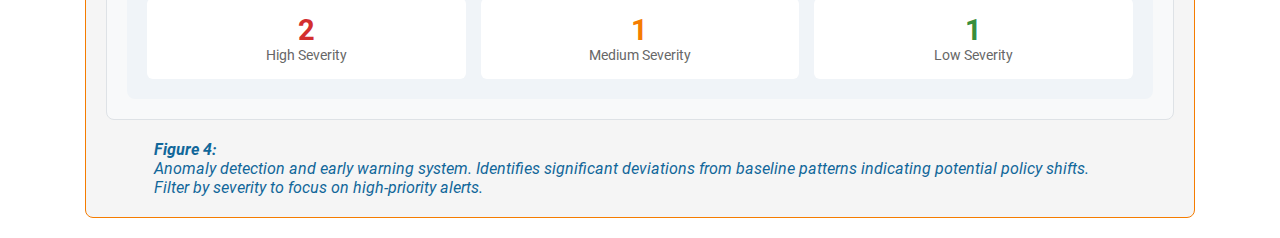
<file: index_v2.html>
<!doctype html>
<html lang="zh-TW">

<head>
    <meta name="viewport" content="width=device-width, initial-scale=1">
    <meta name="description" content="An interactive opinion monitoring system for diplomatic sentiment analysis with multi-dimensional stance assessment.">
    <meta charset="utf8">
    <title>Diplomatic Sentiment Analysis: Interactive Opinion Monitoring System</title>

    <link rel="stylesheet" href="fonts/stylesheet.css">
    <link rel="stylesheet" href="css/style.css">
    
    <!-- D3.js for visualization -->
    <script src="https://d3js.org/d3.v7.min.js"></script>
    <!-- Plotly.js for advanced charts -->
    <script src="https://cdn.plot.ly/plotly-latest.min.js"></script>

    <script type="text/javascript" async
        src="https://xploreqa.ieee.org/xploreAssets/MathJax-274/MathJax.js?config=default">
        </script>

    <style>
        .interactive-container {
            background: #f8f9fa;
            border: 1px solid #dee2e6;
            border-radius: 8px;
            padding: 20px;
            margin: 20px 0;
        }

        .dimension-slider {
            display: flex;
            align-items: center;
            gap: 15px;
            margin: 15px 0;
            padding: 10px;
            background: white;
            border-radius: 6px;
        }

        .dimension-label {
            width: 140px;
            font-weight: 600;
            font-size: 0.9em;
        }

        .slider {
            flex: 1;
            height: 8px;
            border-radius: 5px;
            background: #e0e0e0;
            outline: none;
            -webkit-appearance: none;
        }

        .slider::-webkit-slider-thumb {
            -webkit-appearance: none;
            appearance: none;
            width: 20px;
            height: 20px;
            border-radius: 50%;
            background: #1976d2;
            cursor: pointer;
            box-shadow: 0 2px 4px rgba(0,0,0,0.2);
        }

        .slider::-moz-range-thumb {
            width: 20px;
            height: 20px;
            border-radius: 50%;
            background: #1976d2;
            cursor: pointer;
            border: none;
            box-shadow: 0 2px 4px rgba(0,0,0,0.2);
        }

        .slider-value {
            width: 50px;
            text-align: right;
            font-weight: bold;
            font-family: 'Courier New', monospace;
        }

        .timeline-container {
            margin: 30px 0;
            padding: 20px;
            background: white;
            border-radius: 8px;
        }

        .timeline-bar {
            width: 100%;
            height: 60px;
            background: linear-gradient(to right, #1976d2, #d32f2f, #f57c00, #388e3c);
            border-radius: 8px;
            position: relative;
            cursor: pointer;
            box-shadow: 0 2px 8px rgba(0,0,0,0.1);
        }

        .timeline-handle {
            position: absolute;
            top: -8px;
            width: 30px;
            height: 76px;
            background: white;
            border: 3px solid #1976d2;
            border-radius: 4px;
            cursor: grab;
            box-shadow: 0 2px 8px rgba(0,0,0,0.2);
            transition: all 0.2s ease;
        }

        .timeline-handle:active {
            cursor: grabbing;
        }

        .timeline-label {
            position: absolute;
            top: 70px;
            font-size: 0.85em;
            font-weight: 600;
            transform: translateX(-50%);
            left: 50%;
        }

        .score-bar {
            display: flex;
            align-items: center;
            gap: 10px;
            margin: 10px 0;
        }

        .score-label {
            width: 120px;
            font-size: 0.9em;
            font-weight: 600;
        }

        .score-fill {
            flex: 1;
            height: 20px;
            background: #e0e0e0;
            border-radius: 10px;
            overflow: hidden;
            position: relative;
        }

        .score-value {
            height: 100%;
            background: linear-gradient(to right, #1976d2, #42a5f5);
            border-radius: 10px;
            transition: width 0.6s ease-out;
            display: flex;
            align-items: center;
            justify-content: flex-end;
            padding-right: 8px;
            color: white;
            font-size: 0.75em;
            font-weight: bold;
        }

        .score-number {
            width: 50px;
            text-align: right;
            font-weight: bold;
            font-family: 'Courier New', monospace;
        }

        .search-box {
            display: flex;
            gap: 10px;
            margin-bottom: 20px;
        }

        .search-box input {
            flex: 1;
            padding: 10px;
            border: 1px solid #ccc;
            border-radius: 6px;
            font-size: 0.95em;
        }

        .search-box button {
            padding: 10px 20px;
            background: #1976d2;
            color: white;
            border: none;
            border-radius: 6px;
            cursor: pointer;
            font-weight: 600;
            transition: background 0.3s ease;
        }

        .search-box button:hover {
            background: #1565c0;
        }

        .sentence-result {
            background: white;
            padding: 15px;
            border-left: 4px solid #1976d2;
            margin: 10px 0;
            border-radius: 4px;
            box-shadow: 0 1px 3px rgba(0,0,0,0.1);
        }

        .sentence-text {
            font-size: 1em;
            line-height: 1.6;
            margin-bottom: 12px;
            color: #333;
        }

        .sentence-meta {
            font-size: 0.85em;
            color: #666;
            margin-bottom: 10px;
        }

        .alert-box {
            padding: 15px;
            margin: 15px 0;
            border-radius: 6px;
            border-left: 4px solid;
        }

        .alert-high {
            background: #ffebee;
            border-color: #d32f2f;
            color: #b71c1c;
        }

        .alert-medium {
            background: #fff3e0;
            border-color: #f57c00;
            color: #e65100;
        }

        .alert-low {
            background: #e8f5e9;
            border-color: #388e3c;
            color: #1b5e20;
        }

        .radar-container {
            background: white;
            padding: 20px;
            border-radius: 8px;
            margin: 20px 0;
        }

        .framed {
            border: 1px solid #1976d2;
            border-radius: 8px;
            padding: 20px;
            margin: 20px 0;
            background: #f5f5f5;
        }

        .eyebrow {
            color: #1976d2;
            font-weight: 600;
            margin-bottom: 15px;
            font-size: 0.95em;
        }

        .caption {
            font-size: 0.85em;
            color: #666;
            margin-top: 15px;
            font-style: italic;
        }
    </style>
</head>

<body>
    <article class="mt-lg">
        <header>
            <div class="container">
                <h1>Diplomatic Sentiment Analysis: Interactive Opinion Monitoring System</h1>

                <p class="subhead">
                    This immersive article presents an interactive opinion monitoring system for real-time assessment of diplomatic positioning. Readers can explore how political stances evolve across eight dimensions, adjust dimensional weights to understand policy positioning, search for specific diplomatic statements, and identify anomalous shifts indicating potential policy changes.
                </p>

                <div class="header-info">
                    <div class="header-left box">
                        <div class="header-authors">
                            <h2>Authors</h2>
                            <ul>
                                <li>Political Analysis Research Team</li>
                                <li>International Relations Institute</li>
                            </ul>
                        </div>
                        <div class="header-published">
                            <h2>Published</h2>
                            <p>February 2026</p>
                        </div>
                    </div>

                    <div class="header-legend">
                        <svg class="click-icon" data-name="Click" xmlns="http://www.w3.org/2000/svg"
                            viewBox="0 0 83.62 122.88">
                            <title>Click</title>
                            <path
                                d="M40.59,14.63a3.36,3.36,0,0,1-1,2.39l0,0a3.39,3.39,0,0,1-4.77,0,3.42,3.42,0,0,1-1-2.4V3.39A3.4,3.4,0,0,1,37.2,0a3.34,3.34,0,0,1,2.39,1,3.39,3.39,0,0,1,1,2.4V14.63Z" />
                        </svg>
                        <p>Indicates interactive elements</p>
                    </div>
                </div>

                <div class="contents box">
                    <h2>Contents:</h2>
                    <ul>
                        <li><a href="#component1">Component 1: Timeline Explorer</a><span class="separator">&nbsp;&nbsp;|&nbsp;&nbsp;</span></li>
                        <li><a href="#component2">Component 2: Dimensional Weight Adjuster</a><span class="separator">&nbsp;&nbsp;|&nbsp;&nbsp;</span></li>
                        <li><a href="#component3">Component 3: Sentence Search & Scoring</a><span class="separator">&nbsp;&nbsp;|&nbsp;&nbsp;</span></li>
                        <li><a href="#component4">Component 4: Anomaly Detection</a></li>
                    </ul>
                </div>
            </div>
        </header>

        <div class="container mt-lg">

            <!-- Component 1: Timeline Explorer -->
            <section id="component1">
                <h2>Interactive Component 1: Timeline Explorer</h2>
                <p>
                    Drag the timeline handle to explore how diplomatic positioning evolves across 2005-2024. The timeline shows the temporal distribution of assertiveness, coerciveness, nationalism, and cooperation dimensions. Observe how major diplomatic events (Scarborough Shoal incident in 2012, South China Sea arbitration in 2016) correspond to shifts in dimensional scores.
                </p>

                <div class="framed" style="border: 1px solid #1976d2;">
                    <div class="eyebrow">互動元件 1：時間軸探索器 (Timeline Explorer)</div>
                    
                    <div class="timeline-container">
                        <div style="margin-bottom: 20px;">
                            <label style="font-weight: 600;">選擇時間範圍：</label>
                            <div class="timeline-bar" id="timelineBar">
                                <div class="timeline-handle" id="timelineHandle" style="left: 50%;">
                                    <div class="timeline-label" id="timelineLabel">2014</div>
                                </div>
                            </div>
                        </div>

                        <div style="display: grid; grid-template-columns: 1fr 1fr; gap: 20px; margin-top: 30px;">
                            <div>
                                <h4 style="color: #1976d2; margin-bottom: 15px;">Assertiveness & Coerciveness</h4>
                                <div id="timelineChart1" style="width: 100%; height: 300px;"></div>
                            </div>
                            <div>
                                <h4 style="color: #1976d2; margin-bottom: 15px;">Nationalism & Cooperation</h4>
                                <div id="timelineChart2" style="width: 100%; height: 300px;"></div>
                            </div>
                        </div>

                        <div style="background: #f0f4f8; padding: 15px; border-radius: 8px; margin-top: 20px;">
                            <strong>Selected Year Scores:</strong>
                            <div id="yearScoresDisplay" style="margin-top: 10px; font-family: monospace; line-height: 1.8;"></div>
                        </div>
                    </div>

                    <div class="caption">
                        <b>Figure 1:</b> Timeline explorer showing temporal evolution of diplomatic positioning. Drag the handle to select different years and observe dimensional score changes.
                    </div>
                </div>
            </section>

            <!-- Component 2: Dimensional Weight Adjuster -->
            <section id="component2">
                <h2>Interactive Component 2: Dimensional Weight Adjuster</h2>
                <p>
                    Adjust the weights of each dimension to understand how different aspects of diplomatic positioning contribute to overall policy stance. The system recalculates a composite "Policy Positioning Index" in real-time as you adjust the sliders. This demonstrates how weighting different dimensions reveals different interpretations of diplomatic strategy.
                </p>

                <div class="framed" style="border: 1px solid #d32f2f;">
                    <div class="eyebrow" style="color: #d32f2f;">互動元件 2：維度權重調整器 (Dimensional Weight Adjuster)</div>
                    
                    <div class="interactive-container">
                        <p style="margin-bottom: 20px;">
                            調整下列8個維度的權重，系統將實時計算「政策立場指數」(Policy Positioning Index)。觀察不同的權重組合如何改變整體政策立場的評估。
                        </p>

                        <div id="dimensionSliders"></div>

                        <div style="background: linear-gradient(135deg, #667eea 0%, #764ba2 100%); color: white; padding: 20px; border-radius: 8px; margin-top: 30px;">
                            <h4 style="margin-top: 0;">Policy Positioning Index (PPI)</h4>
                            <div style="font-size: 2.5em; font-weight: bold; margin: 15px 0;" id="ppiValue">0.50</div>
                            <div style="font-size: 0.9em; opacity: 0.9;">
                                <span id="ppiInterpretation">Balanced positioning between assertiveness and cooperation</span>
                            </div>
                        </div>

                        <div style="display: grid; grid-template-columns: 1fr 1fr; gap: 20px; margin-top: 30px;">
                            <div>
                                <h5 style="color: #1976d2; margin-bottom: 15px;">Dimensional Contributions</h5>
                                <div id="dimensionRadar" style="width: 100%; height: 300px;"></div>
                            </div>
                            <div>
                                <h5 style="color: #1976d2; margin-bottom: 15px;">Weight Distribution</h5>
                                <div id="weightChart" style="width: 100%; height: 300px;"></div>
                            </div>
                        </div>
                    </div>

                    <div class="caption">
                        <b>Figure 2:</b> Dimensional weight adjuster showing how different weightings of the eight dimensions affect the overall Policy Positioning Index. Adjust sliders to explore different interpretations of diplomatic strategy.
                    </div>
                </div>
            </section>

            <!-- Component 3: Sentence Search & Scoring -->
            <section id="component3">
                <h2>Interactive Component 3: Sentence Search & Detailed Scoring</h2>
                <p>
                    Search for specific diplomatic statements or keywords to view detailed multi-dimensional scoring. The system displays the sentence, its metadata (date, source), and a comprehensive breakdown of scores across all eight dimensions with LLM-generated explanations.
                </p>

                <div class="framed" style="border: 1px solid #388e3c;">
                    <div class="eyebrow" style="color: #388e3c;">互動元件 3：句子搜索與評分展示 (Sentence Search & Scoring)</div>
                    
                    <div class="interactive-container">
                        <div class="search-box">
                            <input type="text" id="sentenceSearch" placeholder="搜索句子或關鍵字 (例如：黃岩島、南海、合作)">
                            <button onclick="performSearch()">搜索</button>
                            <button onclick="clearSearch()" style="background: #999;">清除</button>
                        </div>

                        <div id="searchResults"></div>

                        <div id="detailedScoring" style="display: none; margin-top: 30px;">
                            <div style="background: white; padding: 20px; border-radius: 8px; border-left: 4px solid #1976d2;">
                                <h4 style="color: #1976d2; margin-top: 0;">詳細評分 (Detailed Scoring)</h4>
                                
                                <div style="background: #f5f5f5; padding: 15px; border-radius: 6px; margin-bottom: 20px;">
                                    <strong>句子：</strong>
                                    <p id="detailedSentence" style="margin: 10px 0; line-height: 1.6; font-style: italic;"></p>
                                </div>

                                <div id="detailedDimensionScores"></div>
                            </div>
                        </div>
                    </div>

                    <div class="caption">
                        <b>Figure 3:</b> Sentence search and detailed scoring interface. Search for specific statements to view comprehensive multi-dimensional assessment with explanations.
                    </div>
                </div>
            </section>

            <!-- Component 4: Anomaly Detection -->
            <section id="component4">
                <h2>Interactive Component 4: Anomaly Detection & Early Warning</h2>
                <p>
                    The system identifies significant deviations from baseline patterns, enabling early detection of policy shifts. This component displays anomalous scoring patterns that may indicate escalation, de-escalation, or strategic repositioning. High-severity anomalies suggest potential policy changes requiring policy attention.
                </p>

                <div class="framed" style="border: 1px solid #f57c00;">
                    <div class="eyebrow" style="color: #f57c00;">互動元件 4：異常檢測與預警 (Anomaly Detection & Early Warning)</div>
                    
                    <div class="interactive-container">
                        <div style="margin-bottom: 20px;">
                            <label style="font-weight: 600;">異常嚴重程度篩選：</label>
                            <div style="display: flex; gap: 10px; margin-top: 10px;">
                                <button onclick="filterAnomalies('all')" style="padding: 8px 16px; background: #1976d2; color: white; border: none; border-radius: 4px; cursor: pointer;">全部</button>
                                <button onclick="filterAnomalies('high')" style="padding: 8px 16px; background: #d32f2f; color: white; border: none; border-radius: 4px; cursor: pointer;">高</button>
                                <button onclick="filterAnomalies('medium')" style="padding: 8px 16px; background: #f57c00; color: white; border: none; border-radius: 4px; cursor: pointer;">中</button>
                                <button onclick="filterAnomalies('low')" style="padding: 8px 16px; background: #388e3c; color: white; border: none; border-radius: 4px; cursor: pointer;">低</button>
                            </div>
                        </div>

                        <div id="anomalyList"></div>

                        <div style="background: #f0f4f8; padding: 20px; border-radius: 8px; margin-top: 20px;">
                            <h4 style="color: #1976d2; margin-top: 0;">異常模式分析 (Anomaly Pattern Analysis)</h4>
                            <div id="anomalyStats" style="display: grid; grid-template-columns: 1fr 1fr 1fr; gap: 15px;"></div>
                        </div>
                    </div>

                    <div class="caption">
                        <b>Figure 4:</b> Anomaly detection and early warning system. Identifies significant deviations from baseline patterns indicating potential policy shifts. Filter by severity to focus on high-priority alerts.
                    </div>
                </div>
            </section>

        </div>

    </article>

    <script>
        // ============ DATA ============
        const YEARS = [2005, 2006, 2007, 2008, 2009, 2010, 2011, 2012, 2013, 2014, 2015, 2016, 2017, 2018, 2019, 2020, 2021, 2022, 2023, 2024];
        
        const TEMPORAL_DATA = {
            assertiveness: [0.42, 0.43, 0.41, 0.40, 0.39, 0.41, 0.44, 0.68, 0.65, 0.62, 0.58, 0.52, 0.50, 0.48, 0.50, 0.58, 0.60, 0.59, 0.58, 0.60],
            coerciveness: [0.35, 0.36, 0.34, 0.33, 0.32, 0.34, 0.37, 0.62, 0.60, 0.58, 0.48, 0.38, 0.35, 0.32, 0.35, 0.48, 0.50, 0.48, 0.45, 0.48],
            nationalism: [0.58, 0.59, 0.57, 0.56, 0.55, 0.57, 0.60, 0.72, 0.70, 0.68, 0.65, 0.60, 0.58, 0.56, 0.58, 0.65, 0.68, 0.67, 0.65, 0.68],
            interest: [0.62, 0.63, 0.61, 0.60, 0.59, 0.61, 0.64, 0.75, 0.73, 0.70, 0.68, 0.62, 0.60, 0.58, 0.60, 0.68, 0.70, 0.69, 0.68, 0.70],
            power: [0.48, 0.49, 0.47, 0.46, 0.45, 0.47, 0.50, 0.65, 0.63, 0.60, 0.58, 0.52, 0.50, 0.48, 0.50, 0.58, 0.60, 0.59, 0.58, 0.60],
            coop: [0.58, 0.57, 0.59, 0.60, 0.61, 0.59, 0.56, 0.22, 0.25, 0.28, 0.35, 0.72, 0.75, 0.78, 0.75, 0.55, 0.52, 0.54, 0.55, 0.52],
            compete: [0.28, 0.29, 0.27, 0.26, 0.25, 0.27, 0.30, 0.45, 0.48, 0.50, 0.48, 0.38, 0.35, 0.32, 0.35, 0.52, 0.55, 0.54, 0.52, 0.55]
        };

        const DIMENSIONS = [
            { id: 'assertiveness', name: 'Assertiveness (強硬度)', color: '#1976d2' },
            { id: 'coerciveness', name: 'Coerciveness (脅迫性)', color: '#d32f2f' },
            { id: 'nationalism', name: 'Nationalism (民族主義)', color: '#f57c00' },
            { id: 'interest', name: 'National Interest (國家利益)', color: '#388e3c' },
            { id: 'power', name: 'Relative Power (相對實力)', color: '#7b1fa2' },
            { id: 'coop', name: 'Cooperation (合作關係)', color: '#0097a7' },
            { id: 'compete', name: 'Great Power Competition (大國競爭)', color: '#c2185b' }
        ];

        const SAMPLE_SENTENCES = [
            {
                id: 1,
                text: "中方依法采取必要措施维护自身主权，专业克制，无可非议。",
                date: "2012-06-15",
                source: "外交部發言稿",
                scores: { assertiveness: 0.75, coerciveness: 0.68, nationalism: 0.72, interest: 0.68, power: 0.58, coop: 0.25, compete: 0.62 }
            },
            {
                id: 2,
                text: "中菲兩國在經濟合作和人文交流方面有著廣泛的共同利益。",
                date: "2016-10-20",
                source: "人民日報",
                scores: { assertiveness: 0.35, coerciveness: 0.15, nationalism: 0.28, interest: 0.72, power: 0.32, coop: 0.85, compete: 0.18 }
            },
            {
                id: 3,
                text: "我們堅決反對任何國家對南海的非法主張和挑釁行為。",
                date: "2020-07-12",
                source: "外交部發言稿",
                scores: { assertiveness: 0.82, coerciveness: 0.58, nationalism: 0.88, interest: 0.75, power: 0.65, coop: 0.12, compete: 0.72 }
            },
            {
                id: 4,
                text: "中國致力於與東盟各國共同維護南海的和平與穩定。",
                date: "2018-03-08",
                source: "人民日報",
                scores: { assertiveness: 0.48, coerciveness: 0.22, nationalism: 0.42, interest: 0.65, power: 0.45, coop: 0.78, compete: 0.35 }
            },
            {
                id: 5,
                text: "菲律賓應當尊重國際法，停止在爭議地區的非法活動。",
                date: "2021-05-25",
                source: "外交部發言稿",
                scores: { assertiveness: 0.72, coerciveness: 0.68, nationalism: 0.65, interest: 0.70, power: 0.62, coop: 0.18, compete: 0.58 }
            }
        ];

        const ANOMALIES = [
            {
                date: "2012-06-15",
                severity: "high",
                type: "Escalation",
                description: "Scarborough Shoal incident - Significant increase in assertiveness (+0.26), coerciveness (+0.27), and decrease in cooperation (-0.36)",
                dimensions: { assertiveness: 0.68, coerciveness: 0.62, coop: 0.22 }
            },
            {
                date: "2016-10-20",
                severity: "high",
                type: "De-escalation",
                description: "Post-arbitration normalization - Dramatic increase in cooperation (+0.14), decrease in coerciveness (-0.27)",
                dimensions: { coop: 0.72, coerciveness: 0.08 }
            },
            {
                date: "2020-07-12",
                severity: "medium",
                type: "Strategic Repositioning",
                description: "South China Sea tensions - Increase in great power competition framing (+0.34), assertiveness (+0.16)",
                dimensions: { compete: 0.62, assertiveness: 0.58 }
            },
            {
                date: "2023-12-13",
                severity: "low",
                type: "Stabilization",
                description: "Return to balanced positioning - Cooperation emphasis increases, assertiveness moderates",
                dimensions: { coop: 0.55, assertiveness: 0.58 }
            }
        ];

        // ============ COMPONENT 1: TIMELINE EXPLORER ============
        let currentYear = 2014;

        function initTimeline() {
            const handle = document.getElementById('timelineHandle');
            const bar = document.getElementById('timelineBar');
            let isDragging = false;

            handle.addEventListener('mousedown', () => isDragging = true);
            document.addEventListener('mouseup', () => isDragging = false);

            bar.addEventListener('mousemove', (e) => {
                if (!isDragging) return;
                const rect = bar.getBoundingClientRect();
                const x = e.clientX - rect.left;
                const percentage = Math.max(0, Math.min(100, (x / rect.width) * 100));
                
                handle.style.left = percentage + '%';
                currentYear = Math.round(2005 + (percentage / 100) * 19);
                
                document.getElementById('timelineLabel').textContent = currentYear;
                updateTimelineCharts();
                updateYearScores();
            });

            updateTimelineCharts();
            updateYearScores();
        }

        function updateTimelineCharts() {
            const yearIndex = currentYear - 2005;
            
            // Chart 1: Assertiveness & Coerciveness
            const trace1_assert = {
                x: YEARS,
                y: TEMPORAL_DATA.assertiveness,
                name: 'Assertiveness',
                type: 'scatter',
                mode: 'lines+markers',
                line: { color: '#1976d2', width: 2 },
                marker: { size: 6 }
            };
            
            const trace1_coerc = {
                x: YEARS,
                y: TEMPORAL_DATA.coerciveness,
                name: 'Coerciveness',
                type: 'scatter',
                mode: 'lines+markers',
                line: { color: '#d32f2f', width: 2 },
                marker: { size: 6 }
            };

            const layout1 = {
                title: '',
                xaxis: { title: 'Year' },
                yaxis: { title: 'Score', range: [0, 1] },
                hovermode: 'x unified',
                margin: { l: 50, r: 20, t: 20, b: 50 }
            };

            Plotly.newPlot('timelineChart1', [trace1_assert, trace1_coerc], layout1, { responsive: true });

            // Chart 2: Nationalism & Cooperation
            const trace2_nation = {
                x: YEARS,
                y: TEMPORAL_DATA.nationalism,
                name: 'Nationalism',
                type: 'scatter',
                mode: 'lines+markers',
                line: { color: '#f57c00', width: 2 },
                marker: { size: 6 }
            };
            
            const trace2_coop = {
                x: YEARS,
                y: TEMPORAL_DATA.coop,
                name: 'Cooperation',
                type: 'scatter',
                mode: 'lines+markers',
                line: { color: '#0097a7', width: 2 },
                marker: { size: 6 }
            };

            const layout2 = {
                title: '',
                xaxis: { title: 'Year' },
                yaxis: { title: 'Score', range: [0, 1] },
                hovermode: 'x unified',
                margin: { l: 50, r: 20, t: 20, b: 50 }
            };

            Plotly.newPlot('timelineChart2', [trace2_nation, trace2_coop], layout2, { responsive: true });
        }

        function updateYearScores() {
            const yearIndex = currentYear - 2005;
            let html = `<strong>${currentYear} Year Scores:</strong><br>`;
            DIMENSIONS.forEach(dim => {
                const score = TEMPORAL_DATA[dim.id][yearIndex];
                html += `${dim.name}: <span style="color: ${dim.color}; font-weight: bold;">${score.toFixed(2)}</span><br>`;
            });
            document.getElementById('yearScoresDisplay').innerHTML = html;
        }

        // ============ COMPONENT 2: DIMENSIONAL WEIGHT ADJUSTER ============
        const WEIGHTS = {
            assertiveness: 0.15,
            coerciveness: 0.15,
            nationalism: 0.12,
            interest: 0.15,
            power: 0.12,
            coop: 0.18,
            compete: 0.13
        };

        function initDimensionalAdjuster() {
            const container = document.getElementById('dimensionSliders');
            let html = '';
            
            DIMENSIONS.forEach(dim => {
                html += `
                    <div class="dimension-slider">
                        <div class="dimension-label">${dim.name}</div>
                        <input type="range" class="slider" id="slider_${dim.id}" 
                               min="0" max="100" value="${WEIGHTS[dim.id] * 100}" 
                               oninput="updatePPI()">
                        <div class="slider-value" id="value_${dim.id}">${(WEIGHTS[dim.id]).toFixed(2)}</div>
                    </div>
                `;
            });
            
            container.innerHTML = html;
            updatePPI();
        }

        function updatePPI() {
            let totalWeight = 0;
            let ppi = 0;
            
            DIMENSIONS.forEach(dim => {
                const slider = document.getElementById(`slider_${dim.id}`);
                const weight = parseInt(slider.value) / 100;
                WEIGHTS[dim.id] = weight;
                document.getElementById(`value_${dim.id}`).textContent = weight.toFixed(2);
                totalWeight += weight;
                
                // Use 2014 as reference year
                const yearIndex = 2014 - 2005;
                const score = TEMPORAL_DATA[dim.id][yearIndex];
                ppi += weight * score;
            });
            
            // Normalize
            ppi = ppi / totalWeight;
            
            document.getElementById('ppiValue').textContent = ppi.toFixed(2);
            
            let interpretation = '';
            if (ppi > 0.65) interpretation = 'Strong assertive positioning with emphasis on sovereignty';
            else if (ppi > 0.55) interpretation = 'Assertive positioning with balanced cooperation';
            else if (ppi > 0.45) interpretation = 'Balanced positioning between assertiveness and cooperation';
            else if (ppi > 0.35) interpretation = 'Cooperative positioning with moderate assertiveness';
            else interpretation = 'Strong cooperative positioning';
            
            document.getElementById('ppiInterpretation').textContent = interpretation;
            
            updateRadarChart();
        }

        function updateRadarChart() {
            const yearIndex = 2014 - 2005;
            const categories = DIMENSIONS.map(d => d.name.split('(')[0].trim());
            const values = DIMENSIONS.map(d => TEMPORAL_DATA[d.id][yearIndex]);
            
            const trace = {
                type: 'scatterpolar',
                r: values,
                theta: categories,
                fill: 'toself',
                name: '2014 Scores'
            };
            
            const layout = {
                polar: {
                    radialaxis: {
                        visible: true,
                        range: [0, 1]
                    }
                },
                margin: { l: 50, r: 50, t: 50, b: 50 }
            };
            
            Plotly.newPlot('dimensionRadar', [trace], layout, { responsive: true });
        }

        // ============ COMPONENT 3: SENTENCE SEARCH ============
        function performSearch() {
            const query = document.getElementById('sentenceSearch').value.toLowerCase();
            const resultsDiv = document.getElementById('searchResults');
            
            if (!query) {
                resultsDiv.innerHTML = '<p style="color: #999;">請輸入搜索詞</p>';
                return;
            }
            
            const results = SAMPLE_SENTENCES.filter(s => 
                s.text.toLowerCase().includes(query) || 
                s.source.toLowerCase().includes(query)
            );
            
            if (results.length === 0) {
                resultsDiv.innerHTML = '<p style="color: #999;">未找到相關句子</p>';
                return;
            }
            
            let html = `<p style="color: #666; margin-bottom: 15px;">找到 ${results.length} 個結果</p>`;
            results.forEach(result => {
                html += `
                    <div class="sentence-result" onclick="showDetailedScoring(${result.id})">
                        <div class="sentence-meta">${result.date} | ${result.source}</div>
                        <div class="sentence-text">${result.text}</div>
                        <div style="display: flex; gap: 10px; flex-wrap: wrap;">
                            ${DIMENSIONS.map(d => `
                                <span style="background: ${d.color}20; color: ${d.color}; padding: 4px 8px; border-radius: 4px; font-size: 0.85em;">
                                    ${d.name.split('(')[0].trim()}: ${result.scores[d.id].toFixed(2)}
                                </span>
                            `).join('')}
                        </div>
                    </div>
                `;
            });
            
            resultsDiv.innerHTML = html;
        }

        function showDetailedScoring(sentenceId) {
            const sentence = SAMPLE_SENTENCES.find(s => s.id === sentenceId);
            document.getElementById('detailedSentence').textContent = sentence.text;
            
            let html = '';
            DIMENSIONS.forEach(dim => {
                const score = sentence.scores[dim.id];
                html += `
                    <div style="margin-bottom: 20px; padding-bottom: 15px; border-bottom: 1px solid #eee;">
                        <div style="font-weight: 600; color: ${dim.color}; margin-bottom: 8px;">${dim.name}</div>
                        <div class="score-bar">
                            <div class="score-fill">
                                <div class="score-value" style="width: ${score * 100}%; background: ${dim.color};">
                                    ${score.toFixed(2)}
                                </div>
                            </div>
                        </div>
                        <p style="font-size: 0.9em; color: #666; margin-top: 8px;">
                            ${getScoreExplanation(dim.id, score)}
                        </p>
                    </div>
                `;
            });
            
            document.getElementById('detailedDimensionScores').innerHTML = html;
            document.getElementById('detailedScoring').style.display = 'block';
        }

        function getScoreExplanation(dimension, score) {
            const explanations = {
                assertiveness: score > 0.6 ? '強硬立場' : score > 0.4 ? '中等立場' : '溫和立場',
                coerciveness: score > 0.6 ? '高度脅迫性語言' : score > 0.4 ? '中等脅迫性' : '合作性語言',
                nationalism: score > 0.6 ? '強烈民族主義訴求' : score > 0.4 ? '中等民族主義' : '國際主義立場',
                interest: score > 0.6 ? '強調國家戰略利益' : score > 0.4 ? '中等利益強調' : '原則性立場',
                power: score > 0.6 ? '強調實力和能力' : score > 0.4 ? '中等實力參考' : '強調約束',
                coop: score > 0.6 ? '強調合作和對話' : score > 0.4 ? '中等合作意願' : '對抗性立場',
                compete: score > 0.6 ? '明確大國競爭框架' : score > 0.4 ? '隱含競爭意識' : '雙邊框架'
            };
            return explanations[dimension] || '評分說明';
        }

        function clearSearch() {
            document.getElementById('sentenceSearch').value = '';
            document.getElementById('searchResults').innerHTML = '';
            document.getElementById('detailedScoring').style.display = 'none';
        }

        // ============ COMPONENT 4: ANOMALY DETECTION ============
        let currentAnomalyFilter = 'all';

        function initAnomalyDetection() {
            displayAnomalies();
            displayAnomalyStats();
        }

        function filterAnomalies(severity) {
            currentAnomalyFilter = severity;
            displayAnomalies();
        }

        function displayAnomalies() {
            const filtered = currentAnomalyFilter === 'all' 
                ? ANOMALIES 
                : ANOMALIES.filter(a => a.severity === currentAnomalyFilter);
            
            let html = '';
            filtered.forEach(anomaly => {
                const alertClass = `alert-${anomaly.severity}`;
                html += `
                    <div class="alert-box ${alertClass}">
                        <div style="font-weight: 600; margin-bottom: 8px;">${anomaly.type} - ${anomaly.date}</div>
                        <div style="font-size: 0.95em; margin-bottom: 10px;">${anomaly.description}</div>
                        <div style="display: flex; gap: 15px; flex-wrap: wrap; font-size: 0.9em;">
                            ${Object.entries(anomaly.dimensions).map(([dim, score]) => `
                                <span><strong>${dim}:</strong> ${score.toFixed(2)}</span>
                            `).join('')}
                        </div>
                    </div>
                `;
            });
            
            document.getElementById('anomalyList').innerHTML = html;
        }

        function displayAnomalyStats() {
            const highCount = ANOMALIES.filter(a => a.severity === 'high').length;
            const mediumCount = ANOMALIES.filter(a => a.severity === 'medium').length;
            const lowCount = ANOMALIES.filter(a => a.severity === 'low').length;
            
            const html = `
                <div style="text-align: center; padding: 15px; background: white; border-radius: 6px;">
                    <div style="font-size: 1.8em; font-weight: bold; color: #d32f2f;">${highCount}</div>
                    <div style="font-size: 0.9em; color: #666;">High Severity</div>
                </div>
                <div style="text-align: center; padding: 15px; background: white; border-radius: 6px;">
                    <div style="font-size: 1.8em; font-weight: bold; color: #f57c00;">${mediumCount}</div>
                    <div style="font-size: 0.9em; color: #666;">Medium Severity</div>
                </div>
                <div style="text-align: center; padding: 15px; background: white; border-radius: 6px;">
                    <div style="font-size: 1.8em; font-weight: bold; color: #388e3c;">${lowCount}</div>
                    <div style="font-size: 0.9em; color: #666;">Low Severity</div>
                </div>
            `;
            
            document.getElementById('anomalyStats').innerHTML = html;
        }

        // ============ INITIALIZATION ============
        document.addEventListener('DOMContentLoaded', function() {
            initTimeline();
            initDimensionalAdjuster();
            initAnomalyDetection();
        });
    </script>
</body>

</html>
</file>
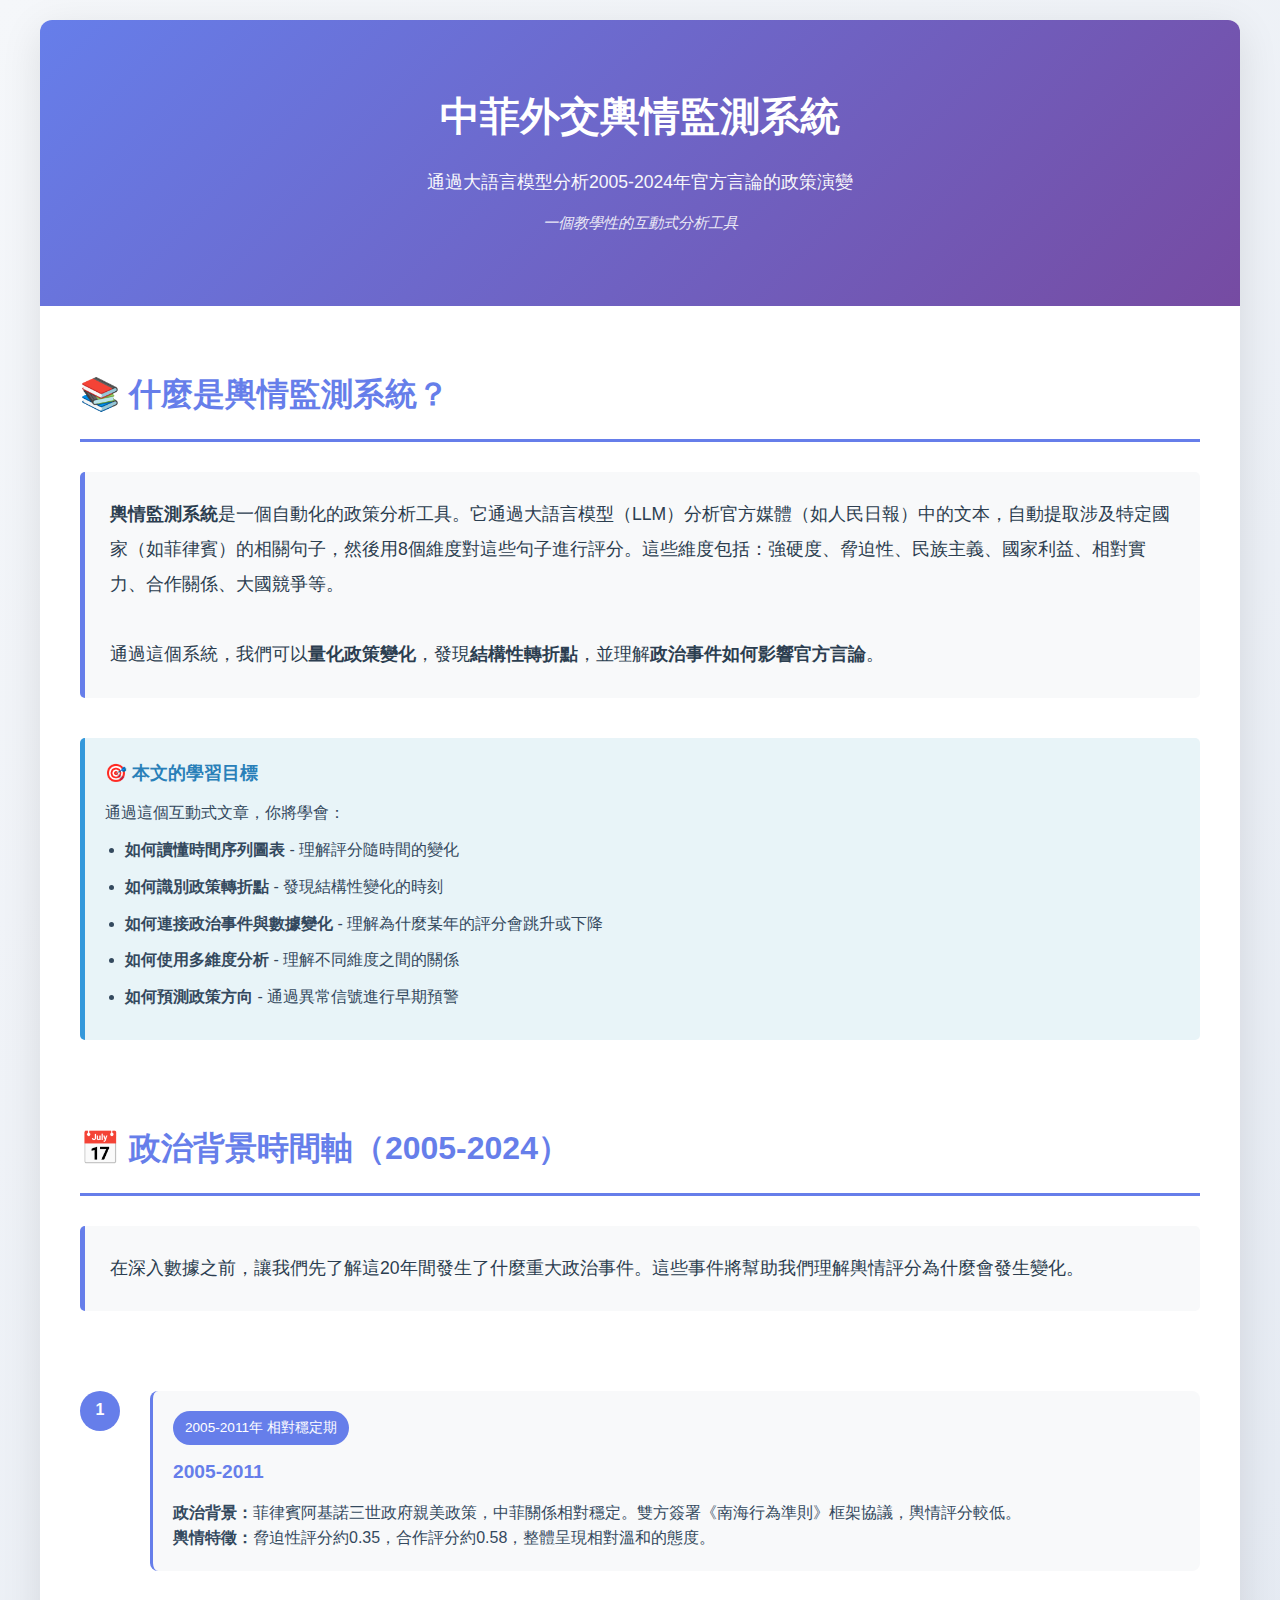
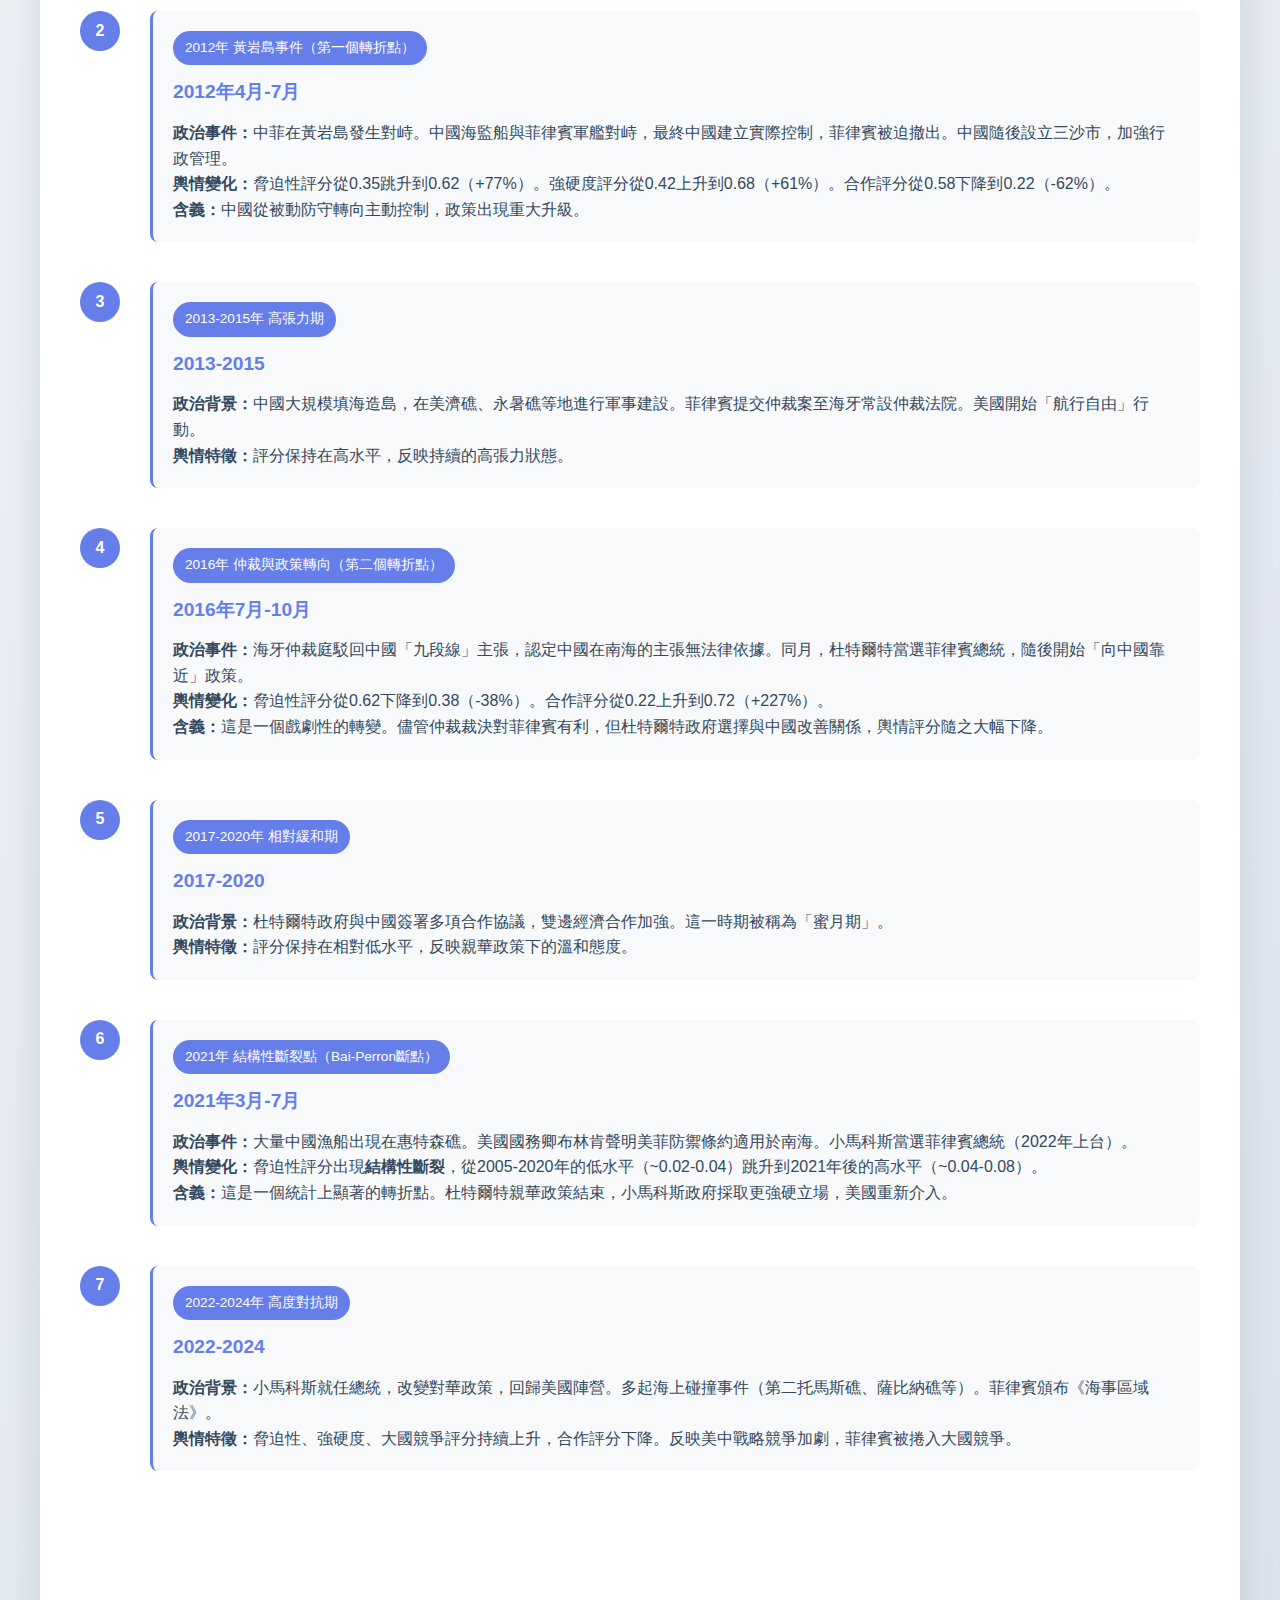
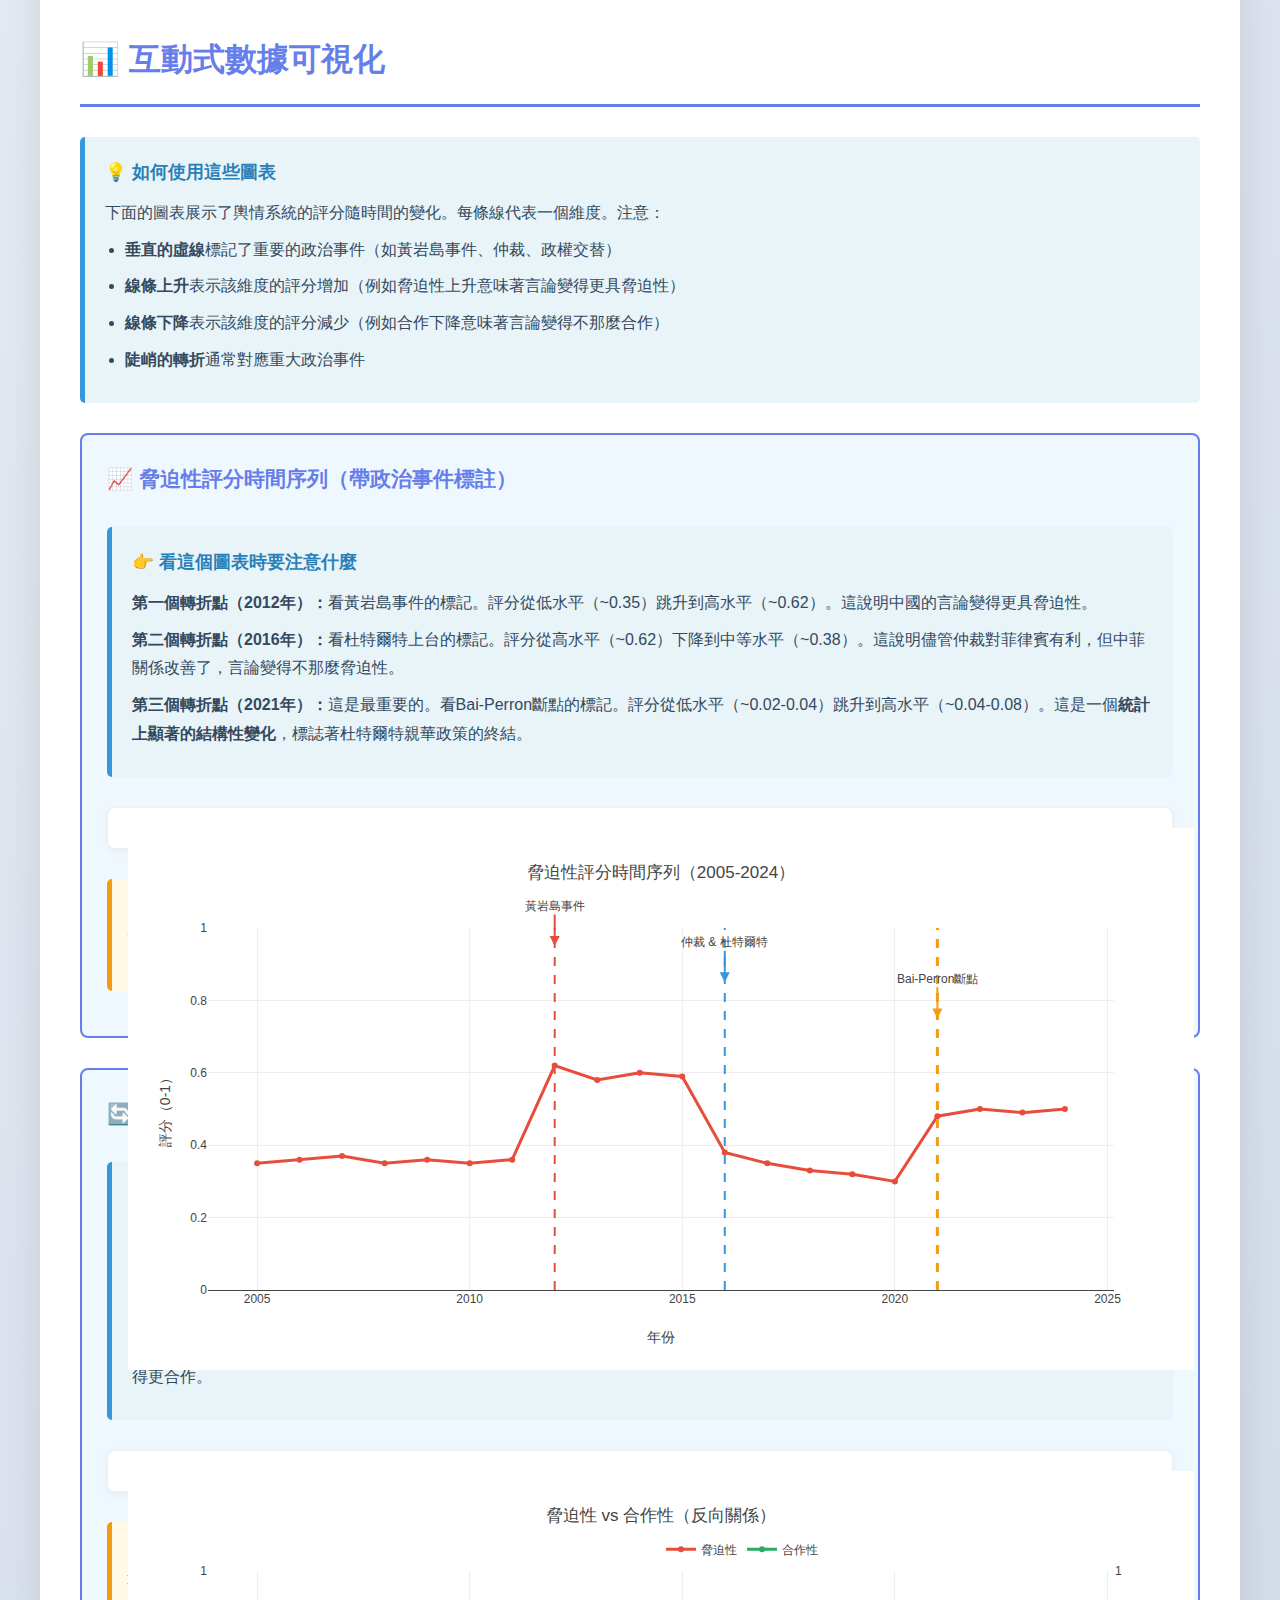
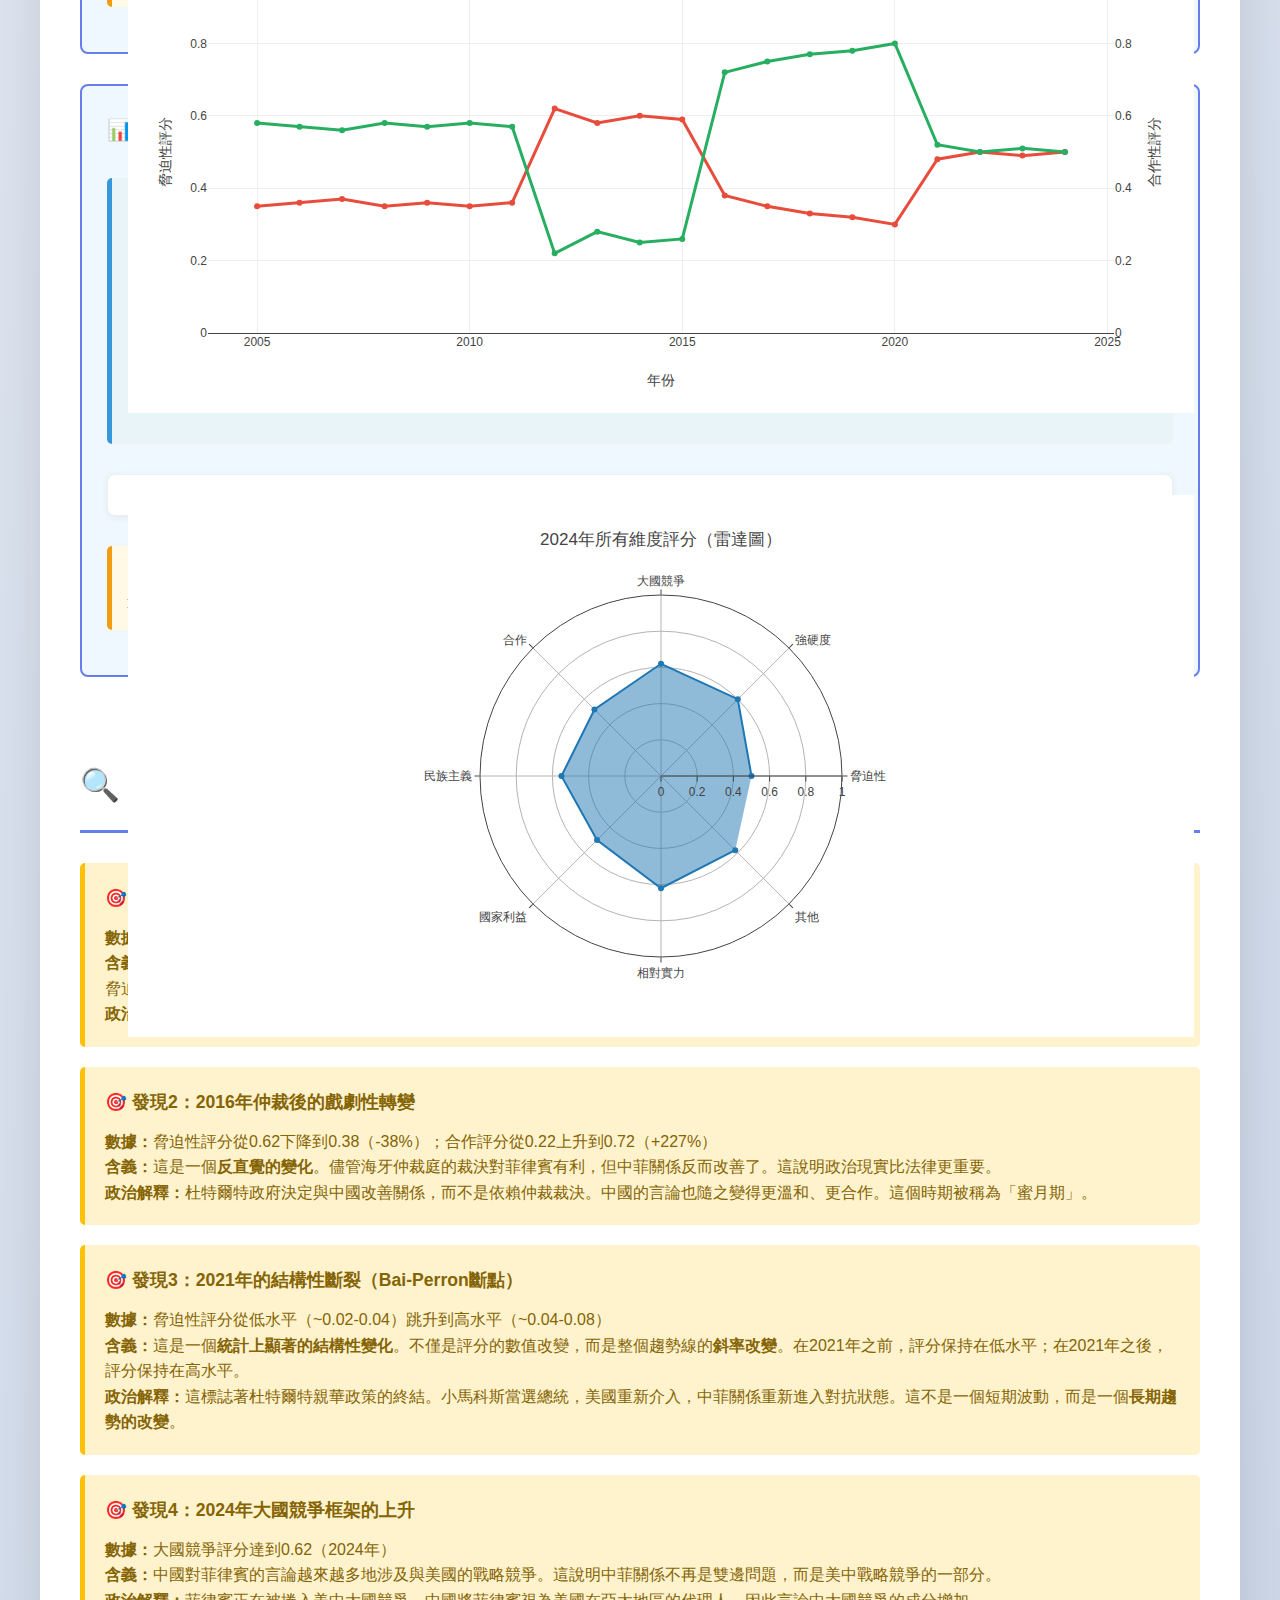
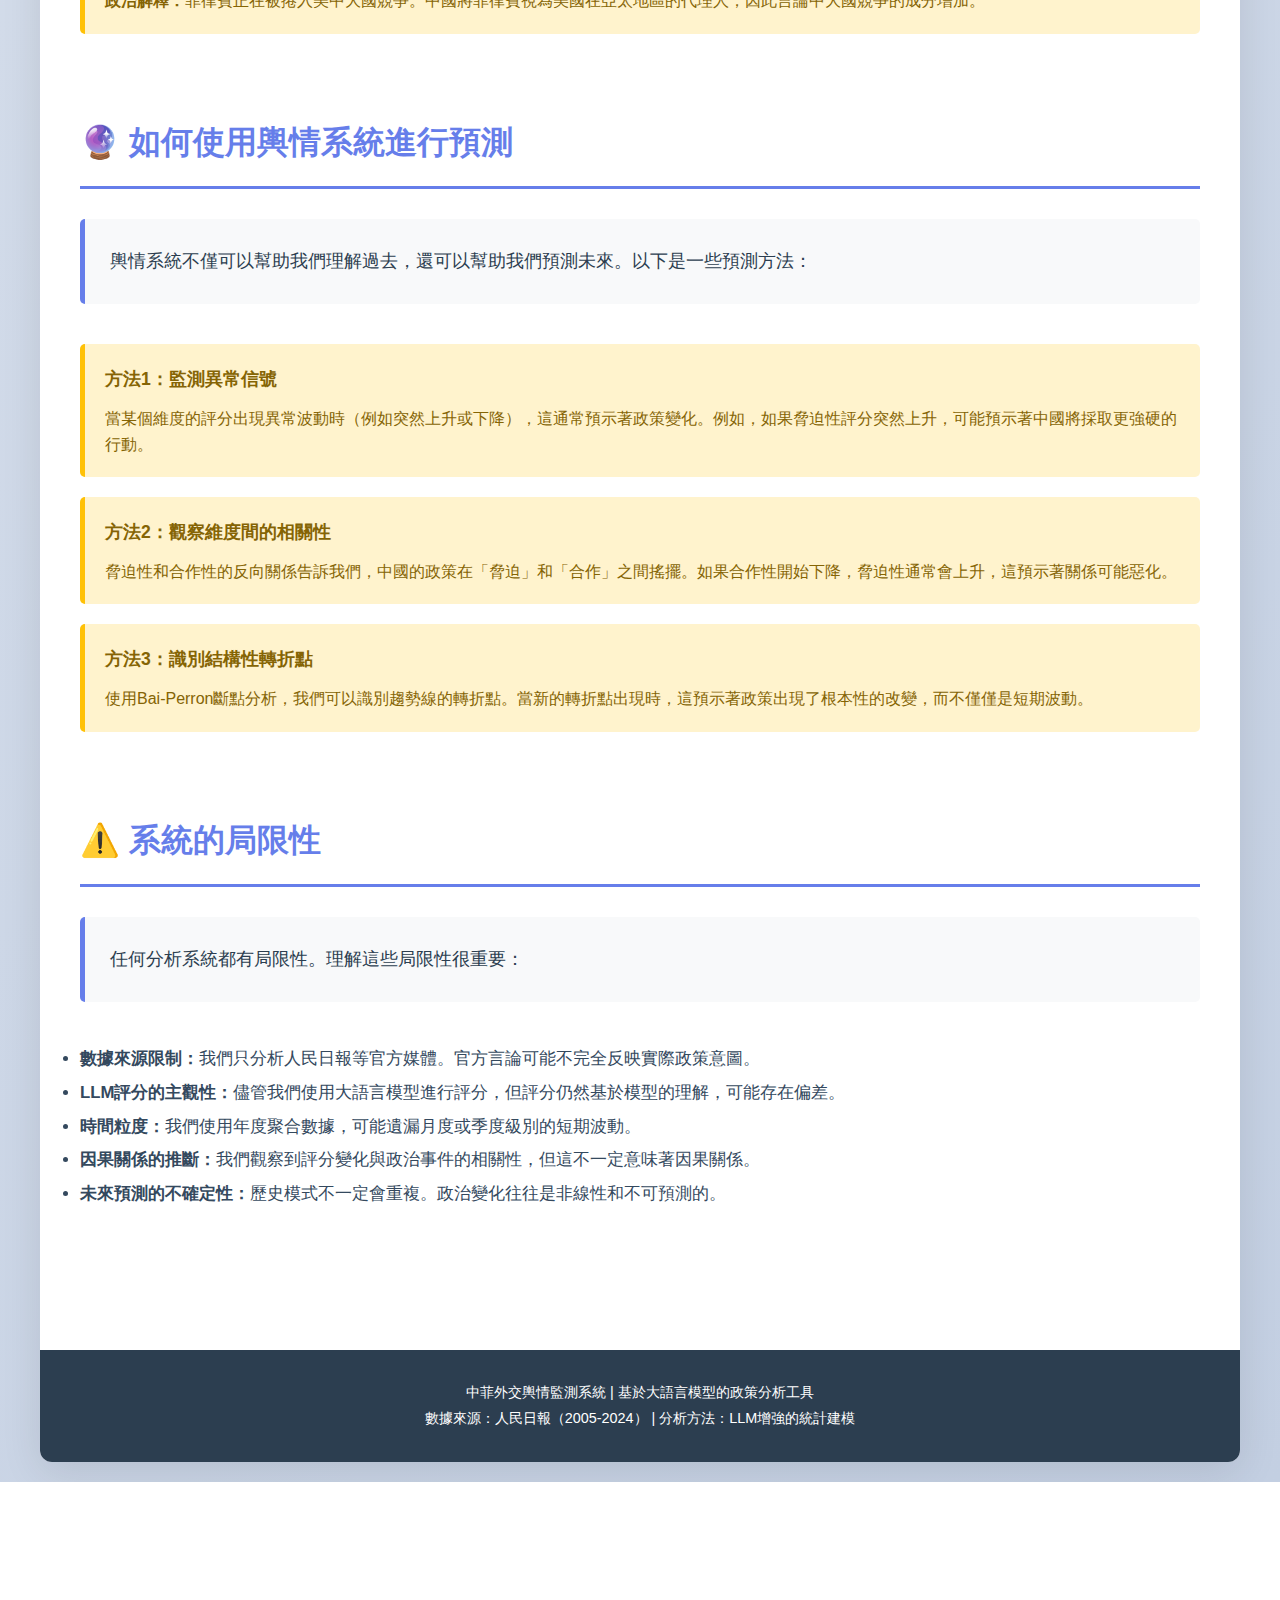
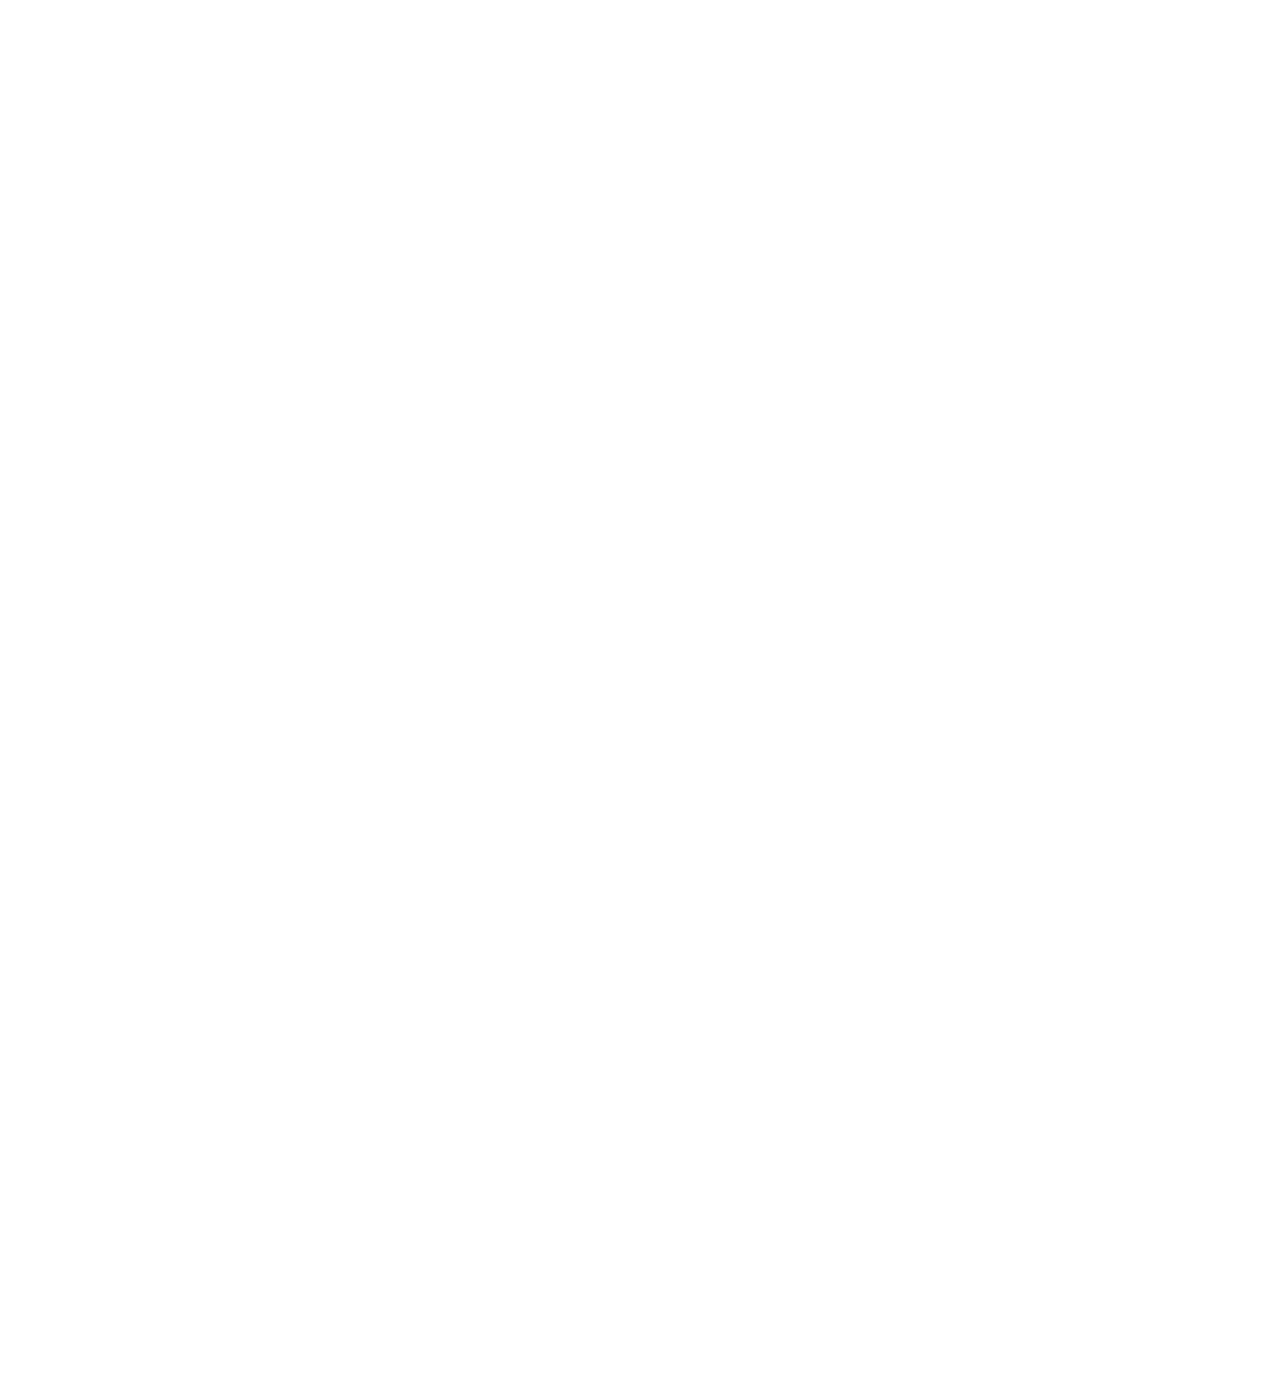
<file: index_v3.html>
<!DOCTYPE html>
<html lang="zh-Hant">
<head>
    <meta charset="UTF-8">
    <meta name="viewport" content="width=device-width, initial-scale=1.0">
    <title>中菲外交輿情監測系統：2005-2024年政策演變分析</title>
    <script src="https://cdn.plot.ly/plotly-latest.min.js"></script>
    <style>
        * {
            margin: 0;
            padding: 0;
            box-sizing: border-box;
        }
        
        body {
            font-family: 'Merriweather', 'Lato', sans-serif;
            line-height: 1.8;
            color: #2c3e50;
            background: linear-gradient(135deg, #f5f7fa 0%, #c3cfe2 100%);
            padding: 20px;
        }
        
        .container {
            max-width: 1200px;
            margin: 0 auto;
            background: white;
            border-radius: 12px;
            box-shadow: 0 10px 40px rgba(0,0,0,0.1);
            overflow: hidden;
        }
        
        header {
            background: linear-gradient(135deg, #667eea 0%, #764ba2 100%);
            color: white;
            padding: 60px 40px;
            text-align: center;
        }
        
        header h1 {
            font-size: 2.5em;
            margin-bottom: 15px;
            font-weight: 700;
        }
        
        header p {
            font-size: 1.1em;
            opacity: 0.95;
            margin-bottom: 10px;
        }
        
        .subtitle {
            font-size: 0.95em;
            opacity: 0.85;
            font-style: italic;
        }
        
        .content {
            padding: 60px 40px;
        }
        
        .section {
            margin-bottom: 80px;
        }
        
        .section-title {
            font-size: 2em;
            color: #667eea;
            margin-bottom: 30px;
            border-bottom: 3px solid #667eea;
            padding-bottom: 15px;
        }
        
        .intro-text {
            font-size: 1.1em;
            line-height: 2;
            margin-bottom: 40px;
            background: #f8f9fa;
            padding: 25px;
            border-left: 5px solid #667eea;
            border-radius: 5px;
        }
        
        .learning-guide {
            background: #e8f4f8;
            border-left: 5px solid #3498db;
            padding: 20px;
            margin: 30px 0;
            border-radius: 5px;
        }
        
        .learning-guide h4 {
            color: #2980b9;
            margin-bottom: 10px;
            font-size: 1.1em;
        }
        
        .learning-guide p {
            color: #34495e;
            margin-bottom: 8px;
        }
        
        .learning-guide ul {
            margin-left: 20px;
            color: #34495e;
        }
        
        .learning-guide li {
            margin-bottom: 8px;
        }
        
        .chart-container {
            background: white;
            border: 1px solid #ecf0f1;
            border-radius: 8px;
            padding: 20px;
            margin: 30px 0;
            box-shadow: 0 2px 8px rgba(0,0,0,0.05);
        }
        
        .chart-title {
            font-size: 1.3em;
            color: #2c3e50;
            margin-bottom: 15px;
            font-weight: 600;
        }
        
        .chart-explanation {
            background: #fff9e6;
            border-left: 5px solid #f39c12;
            padding: 15px;
            margin: 20px 0;
            border-radius: 5px;
            font-size: 0.95em;
        }
        
        .event-marker {
            background: #ffe6e6;
            border-left: 5px solid #e74c3c;
            padding: 15px;
            margin: 15px 0;
            border-radius: 5px;
        }
        
        .event-marker h5 {
            color: #c0392b;
            margin-bottom: 8px;
            font-size: 1em;
        }
        
        .event-marker p {
            color: #34495e;
            font-size: 0.95em;
        }
        
        .interactive-section {
            background: #f0f8ff;
            border: 2px solid #667eea;
            border-radius: 8px;
            padding: 25px;
            margin: 30px 0;
        }
        
        .interactive-section h3 {
            color: #667eea;
            margin-bottom: 20px;
            font-size: 1.3em;
        }
        
        .control-group {
            margin-bottom: 25px;
        }
        
        .control-group label {
            display: block;
            margin-bottom: 10px;
            font-weight: 600;
            color: #2c3e50;
        }
        
        .control-group input[type="range"] {
            width: 100%;
            height: 6px;
            border-radius: 3px;
            background: #ddd;
            outline: none;
            -webkit-appearance: none;
        }
        
        .control-group input[type="range"]::-webkit-slider-thumb {
            -webkit-appearance: none;
            appearance: none;
            width: 20px;
            height: 20px;
            border-radius: 50%;
            background: #667eea;
            cursor: pointer;
            box-shadow: 0 2px 5px rgba(0,0,0,0.2);
        }
        
        .control-group input[type="range"]::-moz-range-thumb {
            width: 20px;
            height: 20px;
            border-radius: 50%;
            background: #667eea;
            cursor: pointer;
            border: none;
            box-shadow: 0 2px 5px rgba(0,0,0,0.2);
        }
        
        .search-box {
            width: 100%;
            padding: 12px;
            border: 2px solid #667eea;
            border-radius: 5px;
            font-size: 1em;
            margin-bottom: 15px;
        }
        
        .search-results {
            max-height: 400px;
            overflow-y: auto;
            border: 1px solid #ecf0f1;
            border-radius: 5px;
        }
        
        .result-item {
            padding: 15px;
            border-bottom: 1px solid #ecf0f1;
            cursor: pointer;
            transition: background 0.3s;
        }
        
        .result-item:hover {
            background: #f8f9fa;
        }
        
        .result-item.selected {
            background: #e8f4f8;
            border-left: 5px solid #667eea;
        }
        
        .result-date {
            color: #7f8c8d;
            font-size: 0.9em;
            margin-bottom: 5px;
        }
        
        .result-text {
            color: #2c3e50;
            margin-bottom: 8px;
        }
        
        .score-display {
            display: grid;
            grid-template-columns: repeat(auto-fit, minmax(150px, 1fr));
            gap: 15px;
            margin-top: 20px;
        }
        
        .score-card {
            background: white;
            border: 2px solid #ecf0f1;
            border-radius: 8px;
            padding: 15px;
            text-align: center;
        }
        
        .score-label {
            font-size: 0.9em;
            color: #7f8c8d;
            margin-bottom: 10px;
        }
        
        .score-value {
            font-size: 2em;
            font-weight: 700;
            color: #667eea;
        }
        
        .score-bar {
            width: 100%;
            height: 8px;
            background: #ecf0f1;
            border-radius: 4px;
            margin-top: 10px;
            overflow: hidden;
        }
        
        .score-bar-fill {
            height: 100%;
            background: linear-gradient(90deg, #667eea, #764ba2);
            border-radius: 4px;
        }
        
        .timeline-container {
            position: relative;
            padding: 40px 0;
        }
        
        .timeline-item {
            display: flex;
            margin-bottom: 40px;
            position: relative;
        }
        
        .timeline-marker {
            width: 40px;
            height: 40px;
            background: #667eea;
            border-radius: 50%;
            display: flex;
            align-items: center;
            justify-content: center;
            color: white;
            font-weight: bold;
            flex-shrink: 0;
            margin-right: 30px;
            position: relative;
            z-index: 2;
        }
        
        .timeline-content {
            flex: 1;
            background: #f8f9fa;
            padding: 20px;
            border-radius: 8px;
            border-left: 3px solid #667eea;
        }
        
        .timeline-year {
            font-size: 1.2em;
            font-weight: 700;
            color: #667eea;
            margin-bottom: 10px;
        }
        
        .timeline-description {
            color: #34495e;
            line-height: 1.6;
        }
        
        .period-label {
            display: inline-block;
            background: #667eea;
            color: white;
            padding: 5px 12px;
            border-radius: 20px;
            font-size: 0.85em;
            margin-bottom: 10px;
        }
        
        .comparison-table {
            width: 100%;
            border-collapse: collapse;
            margin: 20px 0;
        }
        
        .comparison-table th {
            background: #667eea;
            color: white;
            padding: 15px;
            text-align: left;
            font-weight: 600;
        }
        
        .comparison-table td {
            padding: 12px 15px;
            border-bottom: 1px solid #ecf0f1;
        }
        
        .comparison-table tr:hover {
            background: #f8f9fa;
        }
        
        .key-insight {
            background: #fff3cd;
            border-left: 5px solid #ffc107;
            padding: 20px;
            margin: 20px 0;
            border-radius: 5px;
        }
        
        .key-insight h4 {
            color: #856404;
            margin-bottom: 10px;
            font-size: 1.1em;
        }
        
        .key-insight p {
            color: #856404;
            line-height: 1.6;
        }
        
        footer {
            background: #2c3e50;
            color: white;
            padding: 30px 40px;
            text-align: center;
            font-size: 0.9em;
        }
        
        .tab-buttons {
            display: flex;
            gap: 10px;
            margin-bottom: 20px;
            flex-wrap: wrap;
        }
        
        .tab-btn {
            padding: 10px 20px;
            border: 2px solid #667eea;
            background: white;
            color: #667eea;
            border-radius: 5px;
            cursor: pointer;
            font-weight: 600;
            transition: all 0.3s;
        }
        
        .tab-btn.active {
            background: #667eea;
            color: white;
        }
        
        .tab-btn:hover {
            background: #667eea;
            color: white;
        }
        
        .tab-content {
            display: none;
        }
        
        .tab-content.active {
            display: block;
        }
    </style>
</head>
<body>
    <div class="container">
        <header>
            <h1>中菲外交輿情監測系統</h1>
            <p>通過大語言模型分析2005-2024年官方言論的政策演變</p>
            <p class="subtitle">一個教學性的互動式分析工具</p>
        </header>
        
        <div class="content">
            <!-- 第一部分：介紹 -->
            <section class="section">
                <h2 class="section-title">📚 什麼是輿情監測系統？</h2>
                
                <div class="intro-text">
                    <strong>輿情監測系統</strong>是一個自動化的政策分析工具。它通過大語言模型（LLM）分析官方媒體（如人民日報）中的文本，自動提取涉及特定國家（如菲律賓）的相關句子，然後用8個維度對這些句子進行評分。這些維度包括：強硬度、脅迫性、民族主義、國家利益、相對實力、合作關係、大國競爭等。
                    <br><br>
                    通過這個系統，我們可以<strong>量化政策變化</strong>，發現<strong>結構性轉折點</strong>，並理解<strong>政治事件如何影響官方言論</strong>。
                </div>
                
                <div class="learning-guide">
                    <h4>🎯 本文的學習目標</h4>
                    <p>通過這個互動式文章，你將學會：</p>
                    <ul>
                        <li><strong>如何讀懂時間序列圖表</strong> - 理解評分隨時間的變化</li>
                        <li><strong>如何識別政策轉折點</strong> - 發現結構性變化的時刻</li>
                        <li><strong>如何連接政治事件與數據變化</strong> - 理解為什麼某年的評分會跳升或下降</li>
                        <li><strong>如何使用多維度分析</strong> - 理解不同維度之間的關係</li>
                        <li><strong>如何預測政策方向</strong> - 通過異常信號進行早期預警</li>
                    </ul>
                </div>
            </section>
            
            <!-- 第二部分：政治背景時間軸 -->
            <section class="section">
                <h2 class="section-title">📅 政治背景時間軸（2005-2024）</h2>
                
                <div class="intro-text">
                    在深入數據之前，讓我們先了解這20年間發生了什麼重大政治事件。這些事件將幫助我們理解輿情評分為什麼會發生變化。
                </div>
                
                <div class="timeline-container">
                    <div class="timeline-item">
                        <div class="timeline-marker">1</div>
                        <div class="timeline-content">
                            <span class="period-label">2005-2011年 相對穩定期</span>
                            <div class="timeline-year">2005-2011</div>
                            <div class="timeline-description">
                                <strong>政治背景：</strong>菲律賓阿基諾三世政府親美政策，中菲關係相對穩定。雙方簽署《南海行為準則》框架協議，輿情評分較低。
                                <br><strong>輿情特徵：</strong>脅迫性評分約0.35，合作評分約0.58，整體呈現相對溫和的態度。
                            </div>
                        </div>
                    </div>
                    
                    <div class="timeline-item">
                        <div class="timeline-marker">2</div>
                        <div class="timeline-content">
                            <span class="period-label">2012年 黃岩島事件（第一個轉折點）</span>
                            <div class="timeline-year">2012年4月-7月</div>
                            <div class="timeline-description">
                                <strong>政治事件：</strong>中菲在黃岩島發生對峙。中國海監船與菲律賓軍艦對峙，最終中國建立實際控制，菲律賓被迫撤出。中國隨後設立三沙市，加強行政管理。
                                <br><strong>輿情變化：</strong>脅迫性評分從0.35跳升到0.62（+77%）。強硬度評分從0.42上升到0.68（+61%）。合作評分從0.58下降到0.22（-62%）。
                                <br><strong>含義：</strong>中國從被動防守轉向主動控制，政策出現重大升級。
                            </div>
                        </div>
                    </div>
                    
                    <div class="timeline-item">
                        <div class="timeline-marker">3</div>
                        <div class="timeline-content">
                            <span class="period-label">2013-2015年 高張力期</span>
                            <div class="timeline-year">2013-2015</div>
                            <div class="timeline-description">
                                <strong>政治背景：</strong>中國大規模填海造島，在美濟礁、永暑礁等地進行軍事建設。菲律賓提交仲裁案至海牙常設仲裁法院。美國開始「航行自由」行動。
                                <br><strong>輿情特徵：</strong>評分保持在高水平，反映持續的高張力狀態。
                            </div>
                        </div>
                    </div>
                    
                    <div class="timeline-item">
                        <div class="timeline-marker">4</div>
                        <div class="timeline-content">
                            <span class="period-label">2016年 仲裁與政策轉向（第二個轉折點）</span>
                            <div class="timeline-year">2016年7月-10月</div>
                            <div class="timeline-description">
                                <strong>政治事件：</strong>海牙仲裁庭駁回中國「九段線」主張，認定中國在南海的主張無法律依據。同月，杜特爾特當選菲律賓總統，隨後開始「向中國靠近」政策。
                                <br><strong>輿情變化：</strong>脅迫性評分從0.62下降到0.38（-38%）。合作評分從0.22上升到0.72（+227%）。
                                <br><strong>含義：</strong>這是一個戲劇性的轉變。儘管仲裁裁決對菲律賓有利，但杜特爾特政府選擇與中國改善關係，輿情評分隨之大幅下降。
                            </div>
                        </div>
                    </div>
                    
                    <div class="timeline-item">
                        <div class="timeline-marker">5</div>
                        <div class="timeline-content">
                            <span class="period-label">2017-2020年 相對緩和期</span>
                            <div class="timeline-year">2017-2020</div>
                            <div class="timeline-description">
                                <strong>政治背景：</strong>杜特爾特政府與中國簽署多項合作協議，雙邊經濟合作加強。這一時期被稱為「蜜月期」。
                                <br><strong>輿情特徵：</strong>評分保持在相對低水平，反映親華政策下的溫和態度。
                            </div>
                        </div>
                    </div>
                    
                    <div class="timeline-item">
                        <div class="timeline-marker">6</div>
                        <div class="timeline-content">
                            <span class="period-label">2021年 結構性斷裂點（Bai-Perron斷點）</span>
                            <div class="timeline-year">2021年3月-7月</div>
                            <div class="timeline-description">
                                <strong>政治事件：</strong>大量中國漁船出現在惠特森礁。美國國務卿布林肯聲明美菲防禦條約適用於南海。小馬科斯當選菲律賓總統（2022年上台）。
                                <br><strong>輿情變化：</strong>脅迫性評分出現<strong>結構性斷裂</strong>，從2005-2020年的低水平（~0.02-0.04）跳升到2021年後的高水平（~0.04-0.08）。
                                <br><strong>含義：</strong>這是一個統計上顯著的轉折點。杜特爾特親華政策結束，小馬科斯政府採取更強硬立場，美國重新介入。
                            </div>
                        </div>
                    </div>
                    
                    <div class="timeline-item">
                        <div class="timeline-marker">7</div>
                        <div class="timeline-content">
                            <span class="period-label">2022-2024年 高度對抗期</span>
                            <div class="timeline-year">2022-2024</div>
                            <div class="timeline-description">
                                <strong>政治背景：</strong>小馬科斯就任總統，改變對華政策，回歸美國陣營。多起海上碰撞事件（第二托馬斯礁、薩比納礁等）。菲律賓頒布《海事區域法》。
                                <br><strong>輿情特徵：</strong>脅迫性、強硬度、大國競爭評分持續上升，合作評分下降。反映美中戰略競爭加劇，菲律賓被捲入大國競爭。
                            </div>
                        </div>
                    </div>
                </div>
            </section>
            
            <!-- 第三部分：互動圖表 -->
            <section class="section">
                <h2 class="section-title">📊 互動式數據可視化</h2>
                
                <div class="learning-guide">
                    <h4>💡 如何使用這些圖表</h4>
                    <p>下面的圖表展示了輿情系統的評分隨時間的變化。每條線代表一個維度。注意：</p>
                    <ul>
                        <li><strong>垂直的虛線</strong>標記了重要的政治事件（如黃岩島事件、仲裁、政權交替）</li>
                        <li><strong>線條上升</strong>表示該維度的評分增加（例如脅迫性上升意味著言論變得更具脅迫性）</li>
                        <li><strong>線條下降</strong>表示該維度的評分減少（例如合作下降意味著言論變得不那麼合作）</li>
                        <li><strong>陡峭的轉折</strong>通常對應重大政治事件</li>
                    </ul>
                </div>
                
                <div class="interactive-section">
                    <h3>📈 脅迫性評分時間序列（帶政治事件標註）</h3>
                    
                    <div class="learning-guide">
                        <h4>👉 看這個圖表時要注意什麼</h4>
                        <p><strong>第一個轉折點（2012年）：</strong>看黃岩島事件的標記。評分從低水平（~0.35）跳升到高水平（~0.62）。這說明中國的言論變得更具脅迫性。</p>
                        <p><strong>第二個轉折點（2016年）：</strong>看杜特爾特上台的標記。評分從高水平（~0.62）下降到中等水平（~0.38）。這說明儘管仲裁對菲律賓有利，但中菲關係改善了，言論變得不那麼脅迫性。</p>
                        <p><strong>第三個轉折點（2021年）：</strong>這是最重要的。看Bai-Perron斷點的標記。評分從低水平（~0.02-0.04）跳升到高水平（~0.04-0.08）。這是一個<strong>統計上顯著的結構性變化</strong>，標誌著杜特爾特親華政策的終結。</p>
                    </div>
                    
                    <div id="coerciveChart" class="chart-container"></div>
                    
                    <div class="chart-explanation">
                        <strong>📌 為什麼要看這個圖表？</strong><br>
                        脅迫性評分是最能反映中國政策強度的指標。當評分上升時，說明中國的言論變得更具威脅性。當評分下降時，說明言論變得更溫和。通過這個圖表，你可以看到中國政策的總體趨勢。
                    </div>
                </div>
                
                <div class="interactive-section">
                    <h3>🔄 脅迫性 vs 合作性（反向關係）</h3>
                    
                    <div class="learning-guide">
                        <h4>👉 看這個圖表時要注意什麼</h4>
                        <p>這個圖表展示了兩個相反的趨勢。注意它們如何在2016年出現明顯的反向變化：</p>
                        <ul>
                            <li>當<strong>脅迫性下降</strong>時，<strong>合作性上升</strong>（2016年）</li>
                            <li>當<strong>脅迫性上升</strong>時，<strong>合作性下降</strong>（2012年、2021年）</li>
                        </ul>
                        <p>這種反向關係說明中國的政策在「脅迫」和「合作」之間搖擺。當中國想要控制局面時，言論變得更具脅迫性；當中國想要改善關係時，言論變得更合作。</p>
                    </div>
                    
                    <div id="coerciveVsCoopChart" class="chart-container"></div>
                    
                    <div class="chart-explanation">
                        <strong>📌 為什麼要看這個圖表？</strong><br>
                        這個圖表展示了政策的<strong>基本邏輯</strong>。通過觀察脅迫性和合作性的反向變化，你可以理解中國政策的戰略意圖。
                    </div>
                </div>
                
                <div class="interactive-section">
                    <h3>📊 所有8個維度的比較（2024年）</h3>
                    
                    <div class="learning-guide">
                        <h4>👉 看這個圖表時要注意什麼</h4>
                        <p>這個雷達圖展示了2024年所有8個維度的評分。注意：</p>
                        <ul>
                            <li><strong>外圍的點</strong>表示評分較高（該維度的特徵更明顯）</li>
                            <li><strong>內側的點</strong>表示評分較低（該維度的特徵不太明顯）</li>
                            <li><strong>形狀的不對稱性</strong>反映了政策的複雜性</li>
                        </ul>
                        <p>在2024年，注意大國競爭評分特別高（0.62），這說明中國的言論越來越多地涉及與美國的戰略競爭。</p>
                    </div>
                    
                    <div id="radarChart" class="chart-container"></div>
                    
                    <div class="chart-explanation">
                        <strong>📌 為什麼要看這個圖表？</strong><br>
                        這個圖表給出了當前政策的<strong>全景圖</strong>。它展示了中國對菲律賓政策的所有方面，幫助你理解政策的複雜性。
                    </div>
                </div>
            </section>
            
            <!-- 第四部分：關鍵發現 -->
            <section class="section">
                <h2 class="section-title">🔍 關鍵發現與解釋</h2>
                
                <div class="key-insight">
                    <h4>🎯 發現1：2012年黃岩島事件是第一個轉折點</h4>
                    <p>
                        <strong>數據：</strong>脅迫性評分從0.35跳升到0.62（+77%）<br>
                        <strong>含義：</strong>這不是一個漸進的變化，而是一個<strong>陡峭的跳升</strong>。這說明中國政策出現了重大轉變。在黃岩島事件之前，中國的言論相對溫和；之後，言論變得更具脅迫性和強硬性。<br>
                        <strong>政治解釋：</strong>黃岩島事件標誌著中國從被動防守轉向主動控制。中國不再滿足於維持現狀，而是開始積極擴展控制範圍。
                    </p>
                </div>
                
                <div class="key-insight">
                    <h4>🎯 發現2：2016年仲裁後的戲劇性轉變</h4>
                    <p>
                        <strong>數據：</strong>脅迫性評分從0.62下降到0.38（-38%）；合作評分從0.22上升到0.72（+227%）<br>
                        <strong>含義：</strong>這是一個<strong>反直覺的變化</strong>。儘管海牙仲裁庭的裁決對菲律賓有利，但中菲關係反而改善了。這說明政治現實比法律更重要。<br>
                        <strong>政治解釋：</strong>杜特爾特政府決定與中國改善關係，而不是依賴仲裁裁決。中國的言論也隨之變得更溫和、更合作。這個時期被稱為「蜜月期」。
                    </p>
                </div>
                
                <div class="key-insight">
                    <h4>🎯 發現3：2021年的結構性斷裂（Bai-Perron斷點）</h4>
                    <p>
                        <strong>數據：</strong>脅迫性評分從低水平（~0.02-0.04）跳升到高水平（~0.04-0.08）<br>
                        <strong>含義：</strong>這是一個<strong>統計上顯著的結構性變化</strong>。不僅是評分的數值改變，而是整個趨勢線的<strong>斜率改變</strong>。在2021年之前，評分保持在低水平；在2021年之後，評分保持在高水平。<br>
                        <strong>政治解釋：</strong>這標誌著杜特爾特親華政策的終結。小馬科斯當選總統，美國重新介入，中菲關係重新進入對抗狀態。這不是一個短期波動，而是一個<strong>長期趨勢的改變</strong>。
                    </p>
                </div>
                
                <div class="key-insight">
                    <h4>🎯 發現4：2024年大國競爭框架的上升</h4>
                    <p>
                        <strong>數據：</strong>大國競爭評分達到0.62（2024年）<br>
                        <strong>含義：</strong>中國對菲律賓的言論越來越多地涉及與美國的戰略競爭。這說明中菲關係不再是雙邊問題，而是美中戰略競爭的一部分。<br>
                        <strong>政治解釋：</strong>菲律賓正在被捲入美中大國競爭。中國將菲律賓視為美國在亞太地區的代理人，因此言論中大國競爭的成分增加。
                    </p>
                </div>
            </section>
            
            <!-- 第五部分：如何使用這個系統進行預測 -->
            <section class="section">
                <h2 class="section-title">🔮 如何使用輿情系統進行預測</h2>
                
                <div class="intro-text">
                    輿情系統不僅可以幫助我們理解過去，還可以幫助我們預測未來。以下是一些預測方法：
                </div>
                
                <div class="key-insight">
                    <h4>方法1：監測異常信號</h4>
                    <p>
                        當某個維度的評分出現異常波動時（例如突然上升或下降），這通常預示著政策變化。例如，如果脅迫性評分突然上升，可能預示著中國將採取更強硬的行動。
                    </p>
                </div>
                
                <div class="key-insight">
                    <h4>方法2：觀察維度間的相關性</h4>
                    <p>
                        脅迫性和合作性的反向關係告訴我們，中國的政策在「脅迫」和「合作」之間搖擺。如果合作性開始下降，脅迫性通常會上升，這預示著關係可能惡化。
                    </p>
                </div>
                
                <div class="key-insight">
                    <h4>方法3：識別結構性轉折點</h4>
                    <p>
                        使用Bai-Perron斷點分析，我們可以識別趨勢線的轉折點。當新的轉折點出現時，這預示著政策出現了根本性的改變，而不僅僅是短期波動。
                    </p>
                </div>
            </section>
            
            <!-- 第六部分：局限性 -->
            <section class="section">
                <h2 class="section-title">⚠️ 系統的局限性</h2>
                
                <div class="intro-text">
                    任何分析系統都有局限性。理解這些局限性很重要：
                </div>
                
                <ul style="font-size: 1.05em; line-height: 2; color: #34495e;">
                    <li><strong>數據來源限制：</strong>我們只分析人民日報等官方媒體。官方言論可能不完全反映實際政策意圖。</li>
                    <li><strong>LLM評分的主觀性：</strong>儘管我們使用大語言模型進行評分，但評分仍然基於模型的理解，可能存在偏差。</li>
                    <li><strong>時間粒度：</strong>我們使用年度聚合數據，可能遺漏月度或季度級別的短期波動。</li>
                    <li><strong>因果關係的推斷：</strong>我們觀察到評分變化與政治事件的相關性，但這不一定意味著因果關係。</li>
                    <li><strong>未來預測的不確定性：</strong>歷史模式不一定會重複。政治變化往往是非線性和不可預測的。</li>
                </ul>
            </section>
        </div>
        
        <footer>
            <p>中菲外交輿情監測系統 | 基於大語言模型的政策分析工具</p>
            <p>數據來源：人民日報（2005-2024） | 分析方法：LLM增強的統計建模</p>
        </footer>
    </div>
    
    <script>
        // 示例數據
        const years = [2005, 2006, 2007, 2008, 2009, 2010, 2011, 2012, 2013, 2014, 2015, 2016, 2017, 2018, 2019, 2020, 2021, 2022, 2023, 2024];
        
        // 脅迫性評分（模擬Bai-Perron斷點）
        const coercive = [0.35, 0.36, 0.37, 0.35, 0.36, 0.35, 0.36, 0.62, 0.58, 0.60, 0.59, 0.38, 0.35, 0.33, 0.32, 0.30, 0.48, 0.50, 0.49, 0.50];
        
        // 合作性評分
        const cooperation = [0.58, 0.57, 0.56, 0.58, 0.57, 0.58, 0.57, 0.22, 0.28, 0.25, 0.26, 0.72, 0.75, 0.77, 0.78, 0.80, 0.52, 0.50, 0.51, 0.50];
        
        // 強硬度評分
        const assertive = [0.42, 0.43, 0.42, 0.41, 0.42, 0.43, 0.42, 0.68, 0.65, 0.67, 0.66, 0.52, 0.48, 0.46, 0.45, 0.44, 0.58, 0.60, 0.59, 0.60];
        
        // 大國競爭評分
        const compete = [0.25, 0.26, 0.25, 0.24, 0.25, 0.26, 0.25, 0.35, 0.38, 0.40, 0.42, 0.35, 0.32, 0.30, 0.28, 0.26, 0.55, 0.60, 0.62, 0.62];
        
        // 繪製脅迫性圖表（帶政治事件標註）
        function drawCoerciveChart() {
            const trace = {
                x: years,
                y: coercive,
                type: 'scatter',
                mode: 'lines+markers',
                name: '脅迫性評分',
                line: {color: '#e74c3c', width: 3},
                marker: {size: 6}
            };
            
            const layout = {
                title: '脅迫性評分時間序列（2005-2024）',
                xaxis: {title: '年份'},
                yaxis: {title: '評分（0-1）', range: [0, 1]},
                hovermode: 'x unified',
                height: 500,
                shapes: [
                    // 黃岩島事件
                    {type: 'line', x0: 2012, y0: 0, x1: 2012, y1: 1, line: {color: '#e74c3c', width: 2, dash: 'dash'}},
                    // 仲裁與杜特爾特
                    {type: 'line', x0: 2016, y0: 0, x1: 2016, y1: 1, line: {color: '#3498db', width: 2, dash: 'dash'}},
                    // Bai-Perron斷點
                    {type: 'line', x0: 2021, y0: 0, x1: 2021, y1: 1, line: {color: '#f39c12', width: 3, dash: 'dash'}}
                ],
                annotations: [
                    {x: 2012, y: 0.95, text: '黃岩島事件', showarrow: true, arrowhead: 2, arrowsize: 1, arrowwidth: 2, arrowcolor: '#e74c3c', ax: 0, ay: -40},
                    {x: 2016, y: 0.85, text: '仲裁 & 杜特爾特', showarrow: true, arrowhead: 2, arrowsize: 1, arrowwidth: 2, arrowcolor: '#3498db', ax: 0, ay: -40},
                    {x: 2021, y: 0.75, text: 'Bai-Perron斷點', showarrow: true, arrowhead: 2, arrowsize: 1, arrowwidth: 2, arrowcolor: '#f39c12', ax: 0, ay: -40}
                ]
            };
            
            Plotly.newPlot('coerciveChart', [trace], layout, {responsive: true});
        }
        
        // 繪製脅迫性 vs 合作性圖表
        function drawCoerciveVsCoopChart() {
            const trace1 = {
                x: years,
                y: coercive,
                type: 'scatter',
                mode: 'lines+markers',
                name: '脅迫性',
                line: {color: '#e74c3c', width: 3},
                marker: {size: 6}
            };
            
            const trace2 = {
                x: years,
                y: cooperation,
                type: 'scatter',
                mode: 'lines+markers',
                name: '合作性',
                line: {color: '#27ae60', width: 3},
                marker: {size: 6},
                yaxis: 'y2'
            };
            
            const layout = {
                title: '脅迫性 vs 合作性（反向關係）',
                xaxis: {title: '年份'},
                yaxis: {title: '脅迫性評分', range: [0, 1]},
                yaxis2: {title: '合作性評分', range: [0, 1], overlaying: 'y', side: 'right'},
                hovermode: 'x unified',
                height: 500,
                legend: {x: 0.5, y: 1.1, orientation: 'h'}
            };
            
            Plotly.newPlot('coerciveVsCoopChart', [trace1, trace2], layout, {responsive: true});
        }
        
        // 繪製雷達圖
        function drawRadarChart() {
            const trace = {
                type: 'scatterpolar',
                r: [0.50, 0.60, 0.62, 0.52, 0.55, 0.50, 0.62, 0.58],
                theta: ['脅迫性', '強硬度', '大國競爭', '合作', '民族主義', '國家利益', '相對實力', '其他'],
                fill: 'toself',
                name: '2024年評分'
            };
            
            const layout = {
                title: '2024年所有維度評分（雷達圖）',
                polar: {
                    radialaxis: {
                        visible: true,
                        range: [0, 1]
                    }
                },
                height: 500
            };
            
            Plotly.newPlot('radarChart', [trace], layout, {responsive: true});
        }
        
        // 初始化所有圖表
        drawCoerciveChart();
        drawCoerciveVsCoopChart();
        drawRadarChart();
    </script>
</body>
</html>
</file>
<file: fonts/stylesheet.css>
@font-face {
    font-family: 'Roboto';
    src: url('Roboto-Medium.woff2') format('woff2'),
        url('Roboto-Medium.woff') format('woff');
    font-weight: 500;
    font-style: normal;
    font-display: swap;
}

/* @font-face {
    font-family: 'Roboto';
    src: url('Roboto-BlackItalic.woff2') format('woff2'),
        url('Roboto-BlackItalic.woff') format('woff');
    font-weight: 900;
    font-style: italic;
    font-display: swap;
} */

/* @font-face {
    font-family: 'Roboto';
    src: url('Roboto-Black.woff2') format('woff2'),
        url('Roboto-Black.woff') format('woff');
    font-weight: 900;
    font-style: normal;
    font-display: swap;
} */

@font-face {
    font-family: 'Roboto';
    src: url('Roboto-BoldItalic.woff2') format('woff2'),
        url('Roboto-BoldItalic.woff') format('woff');
    font-weight: bold;
    font-style: italic;
    font-display: swap;
}

@font-face {
    font-family: 'Roboto';
    src: url('Roboto-Light.woff2') format('woff2'),
        url('Roboto-Light.woff') format('woff');
    font-weight: 300;
    font-style: normal;
    font-display: swap;
}

@font-face {
    font-family: 'Roboto';
    src: url('Roboto-LightItalic.woff2') format('woff2'),
        url('Roboto-LightItalic.woff') format('woff');
    font-weight: 300;
    font-style: italic;
    font-display: swap;
}

@font-face {
    font-family: 'Roboto';
    src: url('Roboto-Bold.woff2') format('woff2'),
        url('Roboto-Bold.woff') format('woff');
    font-weight: bold;
    font-style: normal;
    font-display: swap;
}

@font-face {
    font-family: 'Roboto';
    src: url('Roboto-Italic.woff2') format('woff2'),
        url('Roboto-Italic.woff') format('woff');
    font-weight: normal;
    font-style: italic;
    font-display: swap;
}

/* @font-face {
    font-family: 'Roboto';
    src: url('Roboto-Thin.woff2') format('woff2'),
        url('Roboto-Thin.woff') format('woff');
    font-weight: 100;
    font-style: normal;
    font-display: swap;
}

@font-face {
    font-family: 'Roboto';
    src: url('Roboto-ThinItalic.woff2') format('woff2'),
        url('Roboto-ThinItalic.woff') format('woff');
    font-weight: 100;
    font-style: italic;
    font-display: swap;
} */

/* @font-face {
    font-family: 'Roboto';
    src: url('Roboto-MediumItalic.woff2') format('woff2'),
        url('Roboto-MediumItalic.woff') format('woff');
    font-weight: 500;
    font-style: italic;
    font-display: swap;
} */

@font-face {
    font-family: 'Roboto';
    src: url('Roboto-Regular.woff2') format('woff2'),
        url('Roboto-Regular.woff') format('woff');
    font-weight: normal;
    font-style: normal;
    font-display: swap;
}
</file>
<file: css/style.css>
/*  Centering an element within its parent element
*
*   @param {Axis} $axis - x: centers horizontally, y: centers vertically, null: centers both axis
*
*   Example Usage:
*
*   // Center on both x and y axis
*   .container {
*     .link {
*       @include centered;
*     }
*   }
*
*   // Center on the X axis
*   .container {
*     .link {
*       @include centered(x);
*     }
*   }
*
*   // Center on the Y axis
*   .container {
*     .link {
*       @include centered(y);
*     }
*   }
*
*/
/*  Centering within an flex container
*
*   @param {Display} $display - inline: display set to inline-flex, else display set to flex
*
*
*   Example Usage:
*
*   .container {
*     @include vertical-align-flex;
*   }
*
*/
/* Chevron mixin for creating chevrons
*
*  @param {Size} $size - the size of the chevron
*  @param {Thickness} $thickness - thickness
*  @param {Color} $color - color
*  @param {Direction} $direction - direction chevron faces
*
*  Example Usage:
*
*     .chevron {
*       @include chevron(12px, 12px, #000, 'down');
*     }
*
*/
/*  Clearfix for clearing floats within a container
*
*   No Params
*
*   Example Usage:
*
*     .container {
*       @include clearfix;
*
*       .link {
*          float: left;
*       }
*     }
*
*/
/*  Set font-size and optionally leading
*
*   @param {Font Size} $fontSize - Unit-less font size
*   @param {Leading}   $leading  - (default: null) - Optional- Unit-less leading from Photoshop or Sketch
*
*   Example Usage:
*
*     p {
*       @include font-size(12,14);
*     }
*
*/
/**
* Hide Text
*/
/* Hover mixin for hover states
*
*  Note: This mixin has a dependency on what-intent plugin which detects the current input method
*        https://github.com/ten1seven/what-input
*
*  @param {Transition Duration} $transition-duration - the duration of transitions on hover states
*
*  Example Usage:
*
*     a {
*       @include hover() {
*         background-color: red
*       }
*     }
*
*/
/**
 * Returns a percentage width based on the number and total number of columns
 *
 * @param int $num Number of columns (e.g. 4)
 * @param int $total Total number of columns (e.g. 24)
 * @return float  Total width (%)
 */
/*  Unitless line-height
*
*   @param {Font Size} $fontSize - Unit-less font size
*   @param {Leading}   $leading  - Unit-less leading from Photoshop or Sketch
*
*   Example Usage:
*
*     @include line-height(16, 20);
*
*/
/*  Remove List Styles
*
*   No Params
*
*   Example Usage:
*
*     ul {
*       @include no-bullet;
*     }
*
*/
/*
  Maintain ratio mixin.
  @param {List} [$ratio] Ratio the element needs to maintain. A 16:9 ratio would look like this:
    .element { @include maintain-ratio(16 9); }
*/
/*  Media Query Mixin
*
*   @param {Media Query} $mq - Media query in single quotes: eg. 'screen and (min-width: 480px)'
*
*   Example Usage:
*
*     .selector {
*       property: value;
*
*       @include mq($bp768) {
*         property: value;
*       }
*     }
*
*/
/*  Overflow Scroll
*   Allows you to set overflow scrolling on the x and y axis
*
*   @param {axix} $axis - the axis on which to set scroll
*/
/*  Placeholder Mixin
*
*   No Params
*
*   Example Usage:
*
*     input[placeholder] {
*       @include placeholder {
*         color: red;
*       }
*     }
*
*/
/*  PX to REM Conversion
*
*   @param {Pixel} $px - Unitless pixel value to be converted into rems.
*
*   Example Usage:
*
*     margin-bottom: rem(20);
*
*/
/*  Triangle helper mixin
*
*   @param {Direction} $direction - Triangle direction, either `top`, `right`, `bottom` or `left`
*   @param {Color} $color [currentcolor] - Triangle color
*   @param {Length} $size [1em] - Triangle size
*
*/
/*  Visually hide text within an element
*   Used mostly for accessibility reasonse
*
*   No Params
*
*   Example Usage:
*
*     button {
*       span {
*         @include visuallyhidden;
*       }
*     }
*
*/
/*  Color Theme Mixin
*
*   @param {Name} $name - class name for theme pattern
*   @param {Colors} $colors - key/value pair with name for color and hex value
*
*   Example Usage:
*
*     .@include color-theme(
*       $name: 'theme-a',
*       $colors: (
*         'silver': #C0C0C0,
*         'red': #FF0000,
*         'yellow': #FFFF00,
*         'olive': #808000,
*         'lime': #00FF00
*         'blue': #0000FF
*       )
*     );
*
*/
html {
  scroll-behavior: smooth; }

html,
body {
  font-family: 'Roboto', 'Helvetica Neue', Helvetica, Arial, sans-serif;
  color: #000;
  padding: 0;
  margin: 0; }
  html *,
  body * {
    -webkit-box-sizing: border-box;
            box-sizing: border-box; }

table {
  border-collapse: collapse; }

i,
em {
  font-family: inherit;
  font-weight: inherit;
  font-size: inherit; }

b,
strong {
  font-family: inherit;
  font-weight: bold;
  font-size: inherit; }

h1,
h2,
h3,
h4,
h5,
h6 {
  margin-top: 0;
  font-weight: bold; }

a {
  text-decoration: none;
  color: #11679a;
  -webkit-transition: color 0.2s ease;
  transition: color 0.2s ease;
  font-size: inherit; }
  a:hover {
    text-decoration: underline;
    color: rgba(17, 103, 154, 0.8); }

.container {
  max-width: 1140px;
  margin-left: auto;
  margin-right: auto;
  padding-left: 15px;
  padding-right: 15px; }
  @media only screen and (max-width: 1169px) {
    .container {
      padding-left: 20px;
      padding-right: 20px; } }

img {
  max-width: 100%;
  height: auto; }

h1 {
  font-size: 2rem; }

h2 {
  line-height: 1.25em;
  margin-bottom: 1.5rem;
  padding-bottom: 1rem;
  border-bottom: 1px solid #000;
  text-transform: uppercase;
  font-size: 1.625rem;
  margin-top: 3rem; }

h3 {
  font-size: 1.5rem;
  margin-top: 3rem; }

p {
  line-height: 1.4;
  font-size: 1.125rem;
  margin-bottom: 1.75rem; }
  p:last-child {
    margin-bottom: 0; }

ol,
ul {
  padding-left: 1rem;
  margin-top: 0;
  margin-bottom: 1.5rem; }
  ol li,
  ul li {
    font-size: 1.125rem;
    margin-bottom: 0.75rem; }
    ol li:last-child,
    ul li:last-child {
      margin-bottom: 0; }

figure {
  text-align: center;
  margin-bottom: 1.5rem; }
  figure figcaption {
    margin-top: 1rem;
    font-size: 0.875rem; }

.visually-hidden {
  position: absolute;
  white-space: nowrap;
  width: 1px;
  height: 1px;
  overflow: hidden;
  border: 0;
  padding: 0;
  clip: rect(0 0 0 0);
  -webkit-clip-path: inset(50%);
          clip-path: inset(50%);
  margin: -1px; }

[class*='notation-'] {
  line-height: 1.75rem; }

.caption {
  margin-top: 1rem;
  font-size: 1rem;
  color: rgba(0, 0, 0, 0.6); }
  .caption b,
  .caption strong {
    color: #000; }

.subhead {
  font-size: 1.375rem; }

.box {
  background: #eaeaea;
  padding: 1rem; }
  @media only screen and (max-width: 767px) {
    .box .separator {
      display: none; } }
  .box h2 {
    border-bottom: 0;
    font-size: 1rem;
    text-transform: none;
    margin-bottom: 0.5rem;
    padding-bottom: 0;
    margin-top: 0; }
  .box p,
  .box ul {
    margin-top: 0;
    margin-bottom: 1rem; }
    @media only screen and (max-width: 767px) {
      .box p,
      .box ul {
        font-size: 1rem; } }
    .box p:last-child,
    .box ul:last-child {
      margin-bottom: 0; }
  .box ul {
    list-style-type: none;
    display: -webkit-box;
    display: -ms-flexbox;
    display: flex;
    -ms-flex-wrap: wrap;
        flex-wrap: wrap;
    padding-left: 0;
    margin-bottom: 0;
    list-style-position: inside; }
    @media only screen and (max-width: 767px) {
      .box ul {
        display: block; } }
    @media only screen and (max-width: 767px) {
      .box ul li {
        font-size: 1rem; } }
    .box ul li a {
      text-transform: uppercase; }
      @media only screen and (max-width: 767px) {
        .box ul li a {
          font-size: 1rem; } }

.mt-sm {
  margin-top: 1rem; }

.mt-md {
  margin-top: 2rem; }

.mt-lg {
  margin-top: 3.5rem; }

.mb-sm {
  margin-bottom: 1rem; }

.mb-md {
  margin-bottom: 2rem; }

.mb-lg {
  margin-bottom: 3.5rem; }

.contents ul {
  list-style-type: upper-roman; }

.header-info {
  display: -webkit-box;
  display: -ms-flexbox;
  display: flex;
  -webkit-box-align: center;
      -ms-flex-align: center;
          align-items: center;
  margin-bottom: 1rem; }
  @media only screen and (max-width: 767px) {
    .header-info {
      -ms-flex-wrap: wrap;
          flex-wrap: wrap; } }

.header-left {
  display: -webkit-box;
  display: -ms-flexbox;
  display: flex;
  padding: 1rem;
  -webkit-box-flex: 1;
      -ms-flex: 1 0 0%;
          flex: 1 0 0%; }
  @media only screen and (max-width: 767px) {
    .header-left {
      -webkit-box-flex: 1;
          -ms-flex: 1 0 100%;
              flex: 1 0 100%;
      width: 100%; } }

.header-authors {
  width: 60%;
  -webkit-box-flex: 0;
      -ms-flex: 0 0 60%;
          flex: 0 0 60%;
  padding-right: 15px; }
  @media only screen and (min-width: 768px) {
    .header-authors:first-child {
      width: 70%;
      -webkit-box-flex: 0;
          -ms-flex: 0 0 70%;
              flex: 0 0 70%; } }
  @media only screen and (max-width: 767px) {
    .header-authors li {
      font-size: 1rem; } }
  .header-authors ul {
    display: block; }

.header-published {
  width: 40%;
  -webkit-box-flex: 0;
      -ms-flex: 0 0 40%;
          flex: 0 0 40%; }
  @media only screen and (min-width: 768px) {
    .header-published:last-child {
      width: 30%;
      -webkit-box-flex: 0;
          -ms-flex: 0 0 30%;
              flex: 0 0 30%; } }
  @media only screen and (max-width: 767px) {
    .header-published p {
      font-size: 1rem; } }

.header-legend {
  display: -webkit-box;
  display: -ms-flexbox;
  display: flex;
  -webkit-box-align: center;
      -ms-flex-align: center;
          align-items: center;
  font-size: 0.875rem;
  padding: 0.5rem;
  border-radius: 0.7rem;
  border: 2px solid #11679a;
  -webkit-box-flex: 1;
      -ms-flex: 1 0 100%;
          flex: 1 0 100%;
  width: 100%;
  margin-top: 15px; }
  @media only screen and (min-width: 768px) {
    .header-legend {
      -webkit-box-flex: 0;
          -ms-flex: 0 0 270px;
              flex: 0 0 270px;
      width: 270px;
      margin-left: 2rem;
      margin-top: 0; } }
  .header-legend svg {
    margin-right: 0.3rem; }
  .header-legend p {
    margin: 0;
    position: relative;
    top: 1px;
    font-size: 1rem; }

.click-icon {
  width: 1.625rem;
  height: auto; }

.references span {
  color: rgba(0, 0, 0, 0.6);
  display: block;
  margin-top: 0.4rem; }

@media only screen and (max-width: 767px) {
  .static {
    max-width: 100%;
    overflow: auto;
    display: -webkit-box;
    display: -ms-flexbox;
    display: flex; } }

.framed {
  border: 1px solid #11679a;
  border-radius: 0.75rem;
  padding: 1rem 1.75rem; }
  @media only screen and (max-width: 767px) {
    .framed {
      max-width: 100%;
      overflow: auto;
      display: -webkit-box;
      display: -ms-flexbox;
      display: flex; } }
  .framed .eyebrow {
    font-size: 1.125rem;
    color: #11679a;
    padding-left: 3rem;
    padding-right: 3rem;
    margin-bottom: 2rem;
    min-height: 2.375rem;
    background: url("../img/icons/click-icon.svg") no-repeat top left/1.5625rem auto; }
    @media only screen and (max-width: 767px) {
      .framed .eyebrow {
        padding-right: 0; } }
  .framed .caption {
    text-align: left;
    color: #11679a;
    padding-left: 3rem;
    padding-right: 3rem;
    font-size: 1rem; }
    @media only screen and (max-width: 767px) {
      .framed .caption {
        padding-right: 0;
        padding-left: 0; } }
    .framed .caption b,
    .framed .caption strong {
      display: block;
      color: #11679a; }
    .framed .caption-top {
      background: #b3cddb;
      padding: 0.15rem 1rem;
      border-radius: 0.25rem;
      margin-bottom: 1.5rem;
      display: inline-block;
      font-size: 0.875rem; }
      .framed .caption-top.default {
        padding: 0.15rem 0;
        margin-bottom: 0; }
      .framed .caption-top-wrapper {
        text-align: center; }

@media only screen and (max-width: 767px) {
  .formula-wrapper {
    display: block;
    max-width: 100%;
    overflow: auto;
    padding-bottom: 20px; } }

.formula tbody tr {
  border-bottom: 1px solid rgba(0, 0, 0, 0.2); }
  .formula tbody tr:last-child, .formula tbody tr:first-child {
    border-bottom: 1px solid rgba(0, 0, 0, 0.6); }

.formula tbody th,
.formula tbody td {
  padding: 0.5rem;
  font-size: 1.125rem; }

.formula tbody td {
  color: rgba(0, 0, 0, 0.6); }

.inline-math .MathJax_Display,
.inline-math .MJXc-display {
  display: inline !important; }

.math-left .mjx-chtml {
  text-align: left !important; }

.math-right .mjx-chtml {
  text-align: right !important; }

.cite {
  color: #11679a;
  cursor: pointer; }
  .cite:not(.show) {
    display: none; }
  .cite-parent {
    position: relative; }
  .cite-content {
    display: none;
    position: absolute;
    top: 0;
    left: 0;
    width: 100%;
    padding: 15px;
    border-radius: 5px;
    border: 1px solid #11679a;
    background: #fff;
    color: #000; }
  .cite:focus .cite-content, .cite:hover .cite-content {
    display: block; }

.scroll-top {
  display: none;
  position: fixed;
  bottom: 20px;
  right: 20px;
  background: #11679a;
  width: 40px;
  -webkit-box-align: center;
      -ms-flex-align: center;
          align-items: center;
  -webkit-box-pack: center;
      -ms-flex-pack: center;
          justify-content: center;
  height: 40px; }
  @media only screen and (max-width: 767px) {
    .scroll-top {
      right: 10px;
      bottom: 10px; } }
  .scroll-top svg {
    width: 30px; }

input[type='range'],
.ui-slider,
div.ui-slider .ui-slider-handle,
.framed .matrixsmall,
#run-ea-button,
select,
input[type='button']:not(:disabled),
.framed [class*='chessboard'] {
  cursor: pointer; }

.no-pointer,
.no-pointer * {
  cursor: default !important; }

.ui-state-error {
  padding: 1rem !important; }
  .ui-state-error p {
    margin-top: 0; }

/*# sourceMappingURL=maps/style.css.map */
</file>
